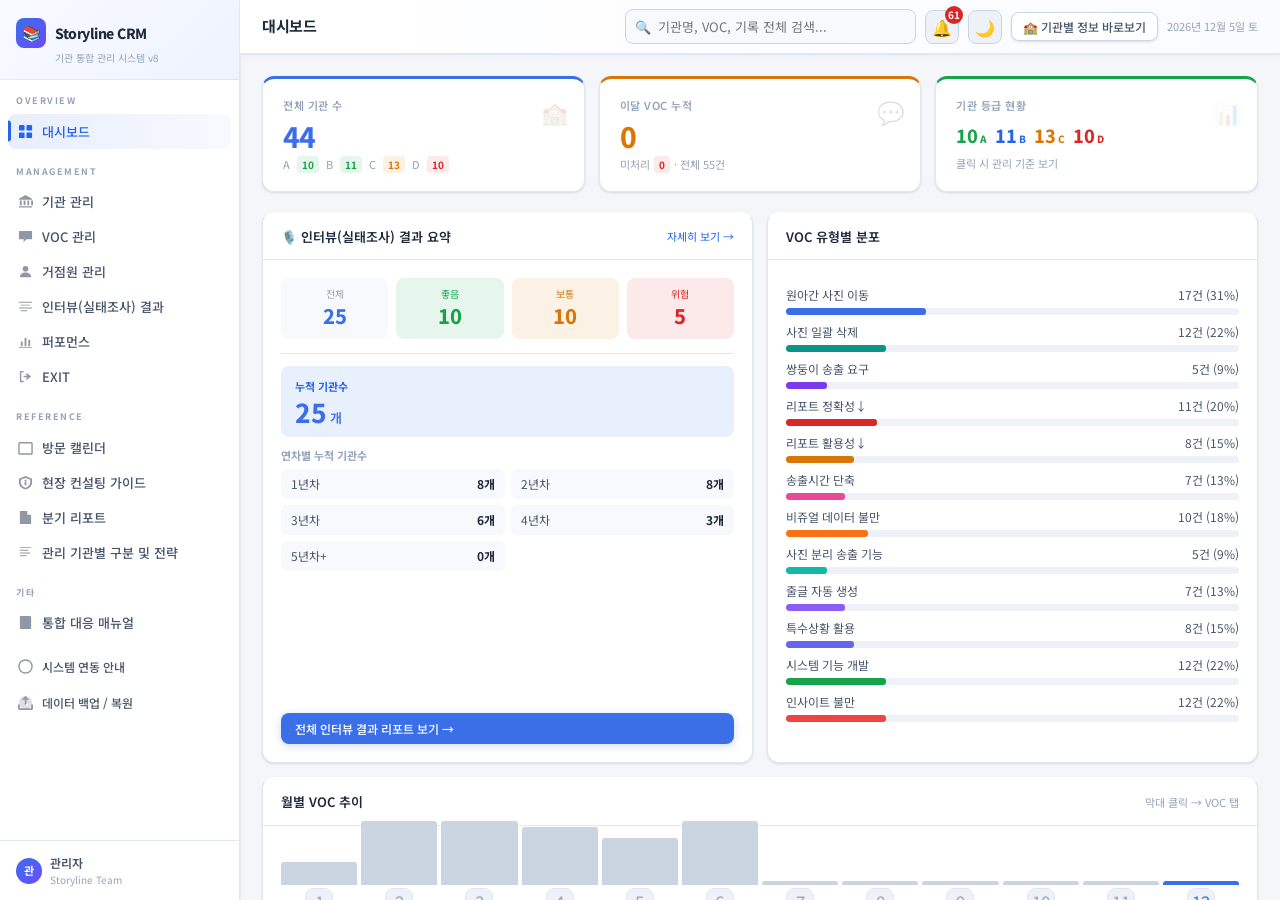
<file: index.html>
<!DOCTYPE html>
<html lang="ko">
<head>
<meta charset="UTF-8">
<meta name="viewport" content="width=device-width, initial-scale=1.0">
<title>Storyline CRM v9 — 기관 통합 관리</title>
<link href="https://fonts.googleapis.com/css2?family=Noto+Sans+KR:wght@300;400;500;600;700;800&display=swap" rel="stylesheet">
<style>

/* ═══ DESIGN SYSTEM — Light Mode ═══ */
:root{
  --bg:#F4F6FA;--sf:#FFFFFF;--sf2:#F8F9FC;--sf3:#EEF1F7;
  --bd:#E2E8F0;--bd2:#CBD5E1;
  --tx:#1E293B;--tx2:#475569;--tx3:#94A3B8;
  --ac:#3B6FE8;--ac2:#6D4AFF;
  --g:#16A34A;--gb:rgba(22,163,74,.1);
  --am:#D97706;--amb:rgba(217,119,6,.1);
  --rd:#DC2626;--rdb:rgba(220,38,38,.1);
  --bl:#2563EB;--blb:rgba(37,99,235,.1);
  --pp:#7C3AED;--ppb:rgba(124,58,237,.1);
  --shadow:0 1px 3px rgba(0,0,0,.08),0 1px 2px rgba(0,0,0,.05);
  --shadow-md:0 4px 16px rgba(0,0,0,.1);
  --shadow-lg:0 8px 32px rgba(0,0,0,.13);
  --sw:240px;--th:54px;--r:8px;--rl:12px;--rxl:16px;
}
*,*::before,*::after{margin:0;padding:0;box-sizing:border-box}
html,body{height:100%;font-family:'Noto Sans KR',sans-serif;background:var(--bg);color:var(--tx);font-size:14px;line-height:1.5;-webkit-font-smoothing:antialiased}
button{cursor:pointer;font-family:inherit;border:none;background:none}
input,select,textarea{font-family:inherit;font-size:13px;color:var(--tx)}
::-webkit-scrollbar{width:5px;height:5px}
::-webkit-scrollbar-track{background:var(--sf3)}
::-webkit-scrollbar-thumb{background:var(--bd2);border-radius:4px}
::-webkit-scrollbar-thumb:hover{background:var(--tx3)}

/* LAYOUT */
#app{display:flex;height:100vh;overflow:hidden}
.main{flex:1;display:flex;flex-direction:column;overflow:hidden;min-width:0}
.content{flex:1;overflow-y:auto;padding:22px}

/* SIDEBAR */
.sidebar{width:var(--sw);background:var(--sf);border-right:1px solid var(--bd);display:flex;flex-direction:column;flex-shrink:0;overflow-y:auto;box-shadow:var(--shadow)}
.sb-brand{padding:18px 16px 14px;border-bottom:1px solid var(--bd)}
.sb-logo{font-size:14px;font-weight:800;letter-spacing:-.5px;display:flex;align-items:center;gap:9px;color:var(--tx)}
.sb-logo-ico{width:30px;height:30px;border-radius:8px;background:linear-gradient(135deg,var(--ac),var(--ac2));display:flex;align-items:center;justify-content:center;font-size:15px;flex-shrink:0}
.sb-sub{font-size:10px;color:var(--tx3);margin-top:2px;padding-left:39px}
.sb-sec{font-size:9px;font-weight:700;letter-spacing:1.5px;text-transform:uppercase;color:var(--tx3);padding:14px 16px 4px}
.sb-nav{padding:2px 8px}
.ni{display:flex;align-items:center;gap:9px;width:100%;padding:8px 10px;border-radius:var(--r);font-size:13px;color:var(--tx2);transition:all .15s;text-align:left;position:relative;font-weight:500}
.ni:hover{background:var(--sf3);color:var(--tx)}
.ni.active{background:var(--blb);color:var(--bl)}
.ni.active::before{content:'';position:absolute;left:0;top:50%;transform:translateY(-50%);width:3px;height:60%;background:var(--bl);border-radius:0 3px 3px 0}
.ni svg{width:15px;height:15px;flex-shrink:0;opacity:.6}
.ni.active svg{opacity:1}
.ni-badge{margin-left:auto;font-size:10px;padding:1px 6px;border-radius:9px;background:var(--rdb);color:var(--rd);font-weight:700}
.sb-footer{margin-top:auto;padding:13px 16px;border-top:1px solid var(--bd);font-size:11px;color:var(--tx3);display:flex;align-items:center;gap:8px}
.sb-av{width:26px;height:26px;border-radius:50%;background:linear-gradient(135deg,var(--ac),var(--ac2));display:flex;align-items:center;justify-content:center;font-size:11px;font-weight:700;color:#fff;flex-shrink:0}

/* TOPBAR */
.topbar{height:var(--th);background:var(--sf);border-bottom:1px solid var(--bd);display:flex;align-items:center;padding:0 22px;gap:9px;flex-shrink:0;box-shadow:var(--shadow)}
.tb-title{font-size:15px;font-weight:700;letter-spacing:-.3px;color:var(--tx)}
.sp{flex:1}

/* BUTTONS */
.btn{display:inline-flex;align-items:center;gap:6px;padding:7px 14px;border-radius:var(--r);font-size:13px;font-weight:500;transition:all .15s;cursor:pointer;white-space:nowrap}
.btn-p{background:var(--ac);color:#fff;box-shadow:0 2px 8px rgba(59,111,232,.25)}
.btn-p:hover{background:#2d5fd4;transform:translateY(-1px);box-shadow:0 4px 14px rgba(59,111,232,.35)}
.btn-g{background:var(--sf);color:var(--tx2);border:1px solid var(--bd2);box-shadow:var(--shadow)}
.btn-g:hover{background:var(--sf3);color:var(--tx)}
.btn-d{background:var(--rdb);color:var(--rd);border:1px solid rgba(220,38,38,.2)}
.btn-d:hover{background:rgba(220,38,38,.15)}
.btn-info{background:var(--blb);color:var(--bl);border:1px solid rgba(37,99,235,.2)}
.btn-sm{padding:5px 11px;font-size:12px}
.btn-xs{padding:3px 8px;font-size:11px;border-radius:5px}

/* PAGES */
.page{display:none}
.page.active{display:flex;flex-direction:column;flex:1;overflow:hidden;animation:fi .2s ease}
@keyframes fi{from{opacity:0;transform:translateY(4px)}to{opacity:1;transform:none}}

/* STAT CARDS */
.sg{display:grid;grid-template-columns:repeat(3,1fr);gap:14px;margin-bottom:20px}
.sc{background:var(--sf);border:1px solid var(--bd);border-radius:var(--rl);padding:18px 20px;position:relative;overflow:hidden;transition:all .2s;cursor:default;box-shadow:var(--shadow)}
.sc.clickable{cursor:pointer}
.sc.clickable:hover{transform:translateY(-2px);box-shadow:var(--shadow-md);border-color:var(--bd2)}
.sc-lb{font-size:11px;color:var(--tx3);font-weight:600;margin-bottom:8px;text-transform:uppercase;letter-spacing:.5px}
.sc-v{font-size:28px;font-weight:800;letter-spacing:-1.5px;line-height:1}
.sc-v.c-ac{color:var(--ac)}.sc-v.c-g{color:var(--g)}.sc-v.c-am{color:var(--am)}.sc-v.c-rd{color:var(--rd)}.sc-v.c-pp{color:var(--pp)}
.sc-s{font-size:11px;color:var(--tx3);margin-top:6px;display:flex;align-items:center;gap:4px}
.trend{font-size:10px;padding:1px 5px;border-radius:4px;font-weight:700}
.t-up{background:var(--gb);color:var(--g)}.t-dn{background:var(--rdb);color:var(--rd)}
.sc-icon{position:absolute;right:16px;top:16px;font-size:22px;opacity:.15}

/* PANELS */
.panel{background:var(--sf);border:1px solid var(--bd);border-radius:var(--rl);margin-bottom:14px;overflow:hidden;box-shadow:var(--shadow)}
.ph{padding:13px 18px;border-bottom:1px solid var(--bd);display:flex;align-items:center;gap:10px;background:var(--sf)}
.pt{font-size:13px;font-weight:600;color:var(--tx)}
.pb{padding:18px}
.pb-sm{padding:12px 16px}

/* TABLE */
.tw{overflow-x:auto}
table{width:100%;border-collapse:collapse;min-width:500px}
thead th{padding:9px 12px;text-align:left;font-size:10px;font-weight:700;color:var(--tx3);text-transform:uppercase;letter-spacing:.4px;border-bottom:1px solid var(--bd);background:var(--sf2);white-space:nowrap}
td{padding:10px 12px;border-bottom:1px solid var(--bd);font-size:13px;vertical-align:middle;color:var(--tx)}
tr:last-child td{border-bottom:none}
tbody tr{transition:background .1s}
tbody tr:hover td{background:var(--sf2)}
.tl{color:var(--bl);cursor:pointer;font-weight:500}
.tl:hover{text-decoration:underline}

/* FILTER BAR */
.fb{padding:10px 14px;display:flex;gap:7px;align-items:center;flex-wrap:wrap;border-bottom:1px solid var(--bd);background:var(--sf2)}
.fi,.fs{padding:7px 10px;border:1px solid var(--bd2);border-radius:var(--r);font-size:12px;background:var(--sf);color:var(--tx);transition:border .15s}
.fi{flex:1;min-width:140px}.fi::placeholder{color:var(--tx3)}
.fi:focus,.fs:focus{outline:none;border-color:var(--ac);box-shadow:0 0 0 3px rgba(59,111,232,.1)}
.fs option{background:var(--sf)}

/* BADGES */
.badge{display:inline-flex;align-items:center;padding:2px 8px;border-radius:5px;font-size:11px;font-weight:600;white-space:nowrap}
.bg{background:var(--gb);color:var(--g)}.ba{background:var(--amb);color:var(--am)}.br{background:var(--rdb);color:var(--rd)}.bb{background:var(--blb);color:var(--bl)}.bp{background:var(--ppb);color:var(--pp)}.bn{background:var(--sf3);color:var(--tx2)}

/* GRADE PILLS */
.gp{display:inline-flex;align-items:center;justify-content:center;width:26px;height:26px;border-radius:7px;font-size:11px;font-weight:800;cursor:pointer;transition:transform .1s;border:1.5px solid}
.gp:hover{transform:scale(1.1)}
.gA{background:var(--gb);color:var(--g);border-color:rgba(22,163,74,.3)}.gB{background:var(--blb);color:var(--bl);border-color:rgba(37,99,235,.3)}.gC{background:var(--amb);color:var(--am);border-color:rgba(217,119,6,.3)}.gD{background:var(--rdb);color:var(--rd);border-color:rgba(220,38,38,.3)}.gN{background:var(--sf3);color:var(--tx3);border-color:var(--bd2)}

/* BAR CHART */
.bcr{margin:8px 0}
.bcr-l{display:flex;justify-content:space-between;font-size:12px;color:var(--tx2);margin-bottom:4px}
.bcr-t{background:var(--sf3);border-radius:3px;height:7px;overflow:hidden}
.bcr-f{height:100%;border-radius:3px;transition:width .6s cubic-bezier(.16,1,.3,1)}

/* MONTH BAR */
.mc{display:flex;align-items:flex-end;gap:4px;height:72px}
.mcc{flex:1;display:flex;flex-direction:column;align-items:center;gap:3px}
.mcb{width:100%;border-radius:3px 3px 0 0;min-width:8px;transition:height .5s ease;cursor:pointer}
.mcb:hover{opacity:.75}
.mcl{font-size:9px;color:var(--tx3);white-space:nowrap}

/* TIMELINE */
.tl-item{display:flex;gap:12px;margin-bottom:18px}
.tl-g{display:flex;flex-direction:column;align-items:center;width:14px;flex-shrink:0}
.tl-dot{width:10px;height:10px;border-radius:50%;background:var(--ac);border:2px solid var(--sf);box-shadow:0 0 0 2px var(--ac);flex-shrink:0;margin-top:4px}
.tl-dot-c{background:var(--pp)}
.tl-line{width:1px;flex:1;background:var(--bd);margin-top:4px}
.tl-b{flex:1;padding-bottom:4px}
.tl-m{font-size:11px;color:var(--tx3);margin-bottom:3px;display:flex;align-items:center;gap:6px}
.tl-tx{font-size:13px;color:var(--tx2);line-height:1.6}

/* INFO GRID */
.ig{display:grid;grid-template-columns:1fr 1fr;gap:9px;margin-bottom:12px}
.ic{background:var(--sf2);border:1px solid var(--bd);border-radius:var(--r);padding:11px}
.ic.full{grid-column:span 2}
.ik{font-size:10px;color:var(--tx3);font-weight:600;text-transform:uppercase;letter-spacing:.4px;margin-bottom:4px}
.iv{font-size:13px;color:var(--tx);font-weight:500}

/* GRADE BANNERS */
.rb{padding:11px 14px;border-radius:var(--r);margin-bottom:14px;font-size:13px;display:flex;align-items:center;gap:8px;border-left:3px solid;font-weight:500}
.rb-A{background:var(--gb);color:var(--g);border-color:var(--g)}
.rb-B{background:var(--blb);color:var(--bl);border-color:var(--bl)}
.rb-C{background:var(--amb);color:var(--am);border-color:var(--am)}
.rb-D{background:var(--rdb);color:var(--rd);border-color:var(--rd)}

/* STRATEGY TABLE */
.st-tbl{width:100%;border-collapse:collapse;font-size:12px}
.st-tbl th{padding:9px 11px;background:var(--sf2);color:var(--tx2);font-weight:700;border:1px solid var(--bd2);text-align:center;font-size:11px}
.st-tbl td{padding:9px 11px;border:1px solid var(--bd);color:var(--tx2);vertical-align:top;line-height:1.6;font-size:12px}
.st-tbl tbody tr:hover td{background:var(--sf2)}
.stA{color:var(--g);font-weight:800}.stB{color:var(--bl);font-weight:800}.stC{color:var(--am);font-weight:800}.stD{color:var(--rd);font-weight:800}

/* SIDE PANEL MODAL */
.ov{position:fixed;inset:0;background:rgba(0,0,0,.3);backdrop-filter:blur(3px);z-index:200;display:flex;align-items:flex-start;justify-content:flex-end;opacity:0;pointer-events:none;transition:opacity .2s}
.ov.open{opacity:1;pointer-events:all}
.modal{width:min(780px,96vw);height:100vh;background:var(--sf);border-left:1px solid var(--bd2);display:flex;flex-direction:column;transform:translateX(30px);transition:transform .25s cubic-bezier(.16,1,.3,1);box-shadow:var(--shadow-lg)}
.ov.open .modal{transform:translateX(0)}
.mhdr{padding:16px 20px;border-bottom:1px solid var(--bd);display:flex;align-items:flex-start;gap:10px;flex-shrink:0;background:var(--sf2)}
.minfo{flex:1}
.mname{font-size:16px;font-weight:700;letter-spacing:-.4px}
.msub{font-size:12px;color:var(--tx3);margin-top:2px}
.mcl{width:28px;height:28px;border-radius:var(--r);background:var(--sf3);border:1px solid var(--bd);color:var(--tx2);font-size:17px;display:flex;align-items:center;justify-content:center;flex-shrink:0;cursor:pointer}
.mcl:hover{background:var(--bd2);color:var(--tx)}
.mtabs{display:flex;background:var(--sf2);border-bottom:1px solid var(--bd);flex-shrink:0;overflow-x:auto}
.mt{padding:10px 14px;font-size:12px;font-weight:500;color:var(--tx3);border-bottom:2px solid transparent;white-space:nowrap;transition:all .15s;cursor:pointer;background:none}
.mt:hover{color:var(--tx)}
.mt.active{color:var(--bl);border-bottom-color:var(--bl)}
.mbody{flex:1;overflow-y:auto;padding:18px 20px}
.tp{display:none}
.tp.active{display:block;animation:fi .2s ease}

/* CENTER MODALS */
.sov{position:fixed;inset:0;background:rgba(0,0,0,.3);backdrop-filter:blur(4px);z-index:300;display:flex;align-items:center;justify-content:center;opacity:0;pointer-events:none;transition:opacity .2s}
.sov.open{opacity:1;pointer-events:all}
.sm{background:var(--sf);border:1px solid var(--bd2);border-radius:var(--rxl);width:min(620px,96vw);max-height:90vh;overflow-y:auto;box-shadow:var(--shadow-lg);transform:scale(.97) translateY(10px);transition:transform .25s cubic-bezier(.16,1,.3,1)}
.sov.open .sm{transform:scale(1) translateY(0)}
.smh{padding:16px 20px;border-bottom:1px solid var(--bd);display:flex;align-items:center;justify-content:space-between;position:sticky;top:0;background:var(--sf);z-index:1}
.smt{font-size:15px;font-weight:700}
.smb{padding:18px 20px}
.smf{padding:12px 20px;border-top:1px solid var(--bd);display:flex;gap:8px;justify-content:flex-end;background:var(--sf2)}
.sm-wide{width:min(900px,96vw)}

/* FORMS */
.fg2{display:grid;grid-template-columns:1fr 1fr;gap:10px;margin-bottom:10px}
.fg{display:flex;flex-direction:column;gap:4px;margin-bottom:10px}
.fg.full{grid-column:span 2}
.fl{font-size:10px;font-weight:700;color:var(--tx3);text-transform:uppercase;letter-spacing:.4px}
.fin{padding:8px 11px;border:1px solid var(--bd2);border-radius:var(--r);background:var(--sf);color:var(--tx);font-size:13px;transition:border .15s;width:100%}
.fin::placeholder{color:var(--tx3)}
.fin:focus{outline:none;border-color:var(--ac);box-shadow:0 0 0 3px rgba(59,111,232,.1)}
.fse{padding:8px 11px;border:1px solid var(--bd2);border-radius:var(--r);background:var(--sf);color:var(--tx);font-size:13px;width:100%}
.fta{padding:8px 11px;border:1px solid var(--bd2);border-radius:var(--r);background:var(--sf);color:var(--tx);font-size:13px;resize:vertical;min-height:85px;line-height:1.6;width:100%;transition:border .15s}
.fta:focus{outline:none;border-color:var(--ac);box-shadow:0 0 0 3px rgba(59,111,232,.1)}
.fsec{font-size:9px;font-weight:700;letter-spacing:1px;text-transform:uppercase;color:var(--tx3);border-bottom:1px solid var(--bd);padding-bottom:7px;margin:16px 0 10px}

/* SCORE BUTTONS */
.score-row{padding:12px 0;border-bottom:1px solid var(--bd)}
.score-row:last-child{border-bottom:none}
.score-row-title{font-size:13px;font-weight:600;color:var(--tx);margin-bottom:3px}
.score-row-desc{font-size:11px;color:var(--tx3);margin-bottom:9px}
.score-btns{display:flex;gap:6px;align-items:center}
.sbtn{width:36px;height:36px;border-radius:8px;font-size:13px;font-weight:700;cursor:pointer;transition:all .15s;border:1.5px solid var(--bd2);background:var(--sf);color:var(--tx3);display:inline-flex;align-items:center;justify-content:center}
.sbtn:hover{border-color:var(--ac);color:var(--ac)}
.sbtn.s1.active{background:#DC2626;border-color:#DC2626;color:#fff}
.sbtn.s2.active{background:#D97706;border-color:#D97706;color:#fff}
.sbtn.s3.active{background:#2563EB;border-color:#2563EB;color:#fff}
.sbtn.s4.active,.sbtn.s5.active{background:#16A34A;border-color:#16A34A;color:#fff}
.score-display{background:var(--sf2);border:1px solid var(--bd);border-radius:var(--rl);padding:16px;margin-top:14px;display:flex;align-items:center;justify-content:space-between}
.score-num{font-size:36px;font-weight:900;line-height:1}
.score-grade{font-size:13px;font-weight:700;margin-top:4px}

/* PHONE DROPDOWN */
.dir-wrap{position:relative;display:inline-block}
.dir-btn{color:var(--bl);cursor:pointer;font-weight:500;background:none;border:none;font-family:inherit;font-size:13px;padding:0}
.dir-btn:hover{text-decoration:underline}
.dir-drop{position:absolute;top:calc(100%+4px);left:0;background:var(--sf);border:1px solid var(--bd2);border-radius:var(--rl);padding:12px 14px;z-index:80;min-width:200px;box-shadow:var(--shadow-md);display:none}
.dir-drop.show{display:block}
.dir-drop-name{font-size:12px;font-weight:700;color:var(--tx);margin-bottom:5px}
.dir-drop-tel{font-size:13px;color:var(--bl);margin-bottom:9px}
.dir-drop-copy{font-size:11px;padding:4px 10px;border-radius:5px;background:var(--blb);color:var(--bl);border:1px solid rgba(37,99,235,.2);cursor:pointer}
.dir-drop-copy:hover{background:rgba(37,99,235,.15)}

/* HUB PREVIEW */
.hub-preview{background:var(--sf2);border:1px solid var(--bd2);border-radius:var(--rl);padding:16px;margin-bottom:14px;display:none}
.hub-preview.show{display:block;animation:fi .2s ease}
.hpv-grid{display:grid;grid-template-columns:1fr 1fr;gap:8px;margin-bottom:12px}
.hpv-cell{background:var(--sf);border:1px solid var(--bd);border-radius:var(--r);padding:9px 11px}
.hpv-cell-k{font-size:9px;font-weight:700;color:var(--tx3);text-transform:uppercase;letter-spacing:.4px;margin-bottom:3px}
.hpv-cell-v{font-size:12px;color:var(--tx);font-weight:500}
.hpv-sec-title{font-size:10px;font-weight:700;color:var(--tx3);text-transform:uppercase;letter-spacing:.5px;margin-bottom:7px;padding-bottom:5px;border-bottom:1px solid var(--bd)}
.hpv-item{font-size:12px;color:var(--tx2);padding:5px 0;border-bottom:1px solid var(--bd);display:flex;gap:6px;align-items:flex-start;line-height:1.4}
.hpv-item:last-child{border-bottom:none}
.hpv-item-date{font-size:10px;color:var(--tx3);white-space:nowrap;flex-shrink:0;margin-top:1px}

/* PAGER */
.pgr{padding:11px 14px;display:flex;align-items:center;justify-content:space-between;border-top:1px solid var(--bd);background:var(--sf2)}
.pgr-i{font-size:11px;color:var(--tx3)}
.pgr-b{display:flex;gap:3px}
.pgb{padding:4px 9px;border:1px solid var(--bd2);border-radius:5px;font-size:11px;background:var(--sf);color:var(--tx2);cursor:pointer;transition:all .15s}
.pgb:hover{background:var(--sf3);color:var(--tx)}
.pgb.active{background:var(--ac);color:#fff;border-color:var(--ac)}

/* CONFIRM */
.cov{position:fixed;inset:0;background:rgba(0,0,0,.3);backdrop-filter:blur(4px);z-index:500;display:flex;align-items:center;justify-content:center;opacity:0;pointer-events:none;transition:opacity .15s}
.cov.open{opacity:1;pointer-events:all}
.cbox{background:var(--sf);border:1px solid var(--bd2);border-radius:var(--rxl);padding:26px;width:min(370px,92vw);box-shadow:var(--shadow-lg)}
.ct{font-size:15px;font-weight:700;margin-bottom:8px}
.cm{font-size:13px;color:var(--tx2);margin-bottom:20px;line-height:1.6;white-space:pre-wrap}

/* TOAST */
#toasts{position:fixed;bottom:20px;right:20px;z-index:1000;display:flex;flex-direction:column;gap:7px}
.toast{padding:11px 16px;border-radius:var(--rl);font-size:13px;font-weight:500;max-width:320px;transform:translateY(12px) scale(.96);opacity:0;transition:all .3s cubic-bezier(.16,1,.3,1);display:flex;align-items:center;gap:7px;box-shadow:var(--shadow-md)}
.toast.show{transform:none;opacity:1}
.toast-success{background:#ECFDF5;border:1px solid #A7F3D0;color:#065F46}
.toast-error{background:#FEF2F2;border:1px solid #FECACA;color:#991B1B}
.toast-info{background:#EFF6FF;border:1px solid #BFDBFE;color:#1E40AF}

/* EMPTY */
.empty{text-align:center;padding:32px 16px;color:var(--tx3);font-size:13px}

/* MANUAL PAGE TABS */
.manual-tabs{display:flex;gap:0;border-bottom:2px solid var(--bd);margin-bottom:20px}
.man-tab{padding:10px 18px;font-size:13px;font-weight:600;color:var(--tx3);border-bottom:2px solid transparent;margin-bottom:-2px;cursor:pointer;transition:all .15s;background:none}
.man-tab:hover{color:var(--tx)}
.man-tab.active{color:var(--bl);border-bottom-color:var(--bl)}
.man-pane{display:none}
.man-pane.active{display:block;animation:fi .2s ease}

/* COMM CARD */
.comm-card{background:var(--sf);border:1.5px solid var(--bd2);border-radius:var(--rl);padding:20px 22px;margin-bottom:13px;box-shadow:var(--shadow)}
.comm-card-num{width:32px;height:32px;border-radius:50%;background:linear-gradient(135deg,var(--ac),var(--ac2));color:#fff;font-size:15px;font-weight:800;display:flex;align-items:center;justify-content:center;flex-shrink:0;margin-bottom:12px}
.comm-card-title{font-size:15px;font-weight:700;color:var(--tx);margin-bottom:7px}
.comm-card-body{font-size:13px;color:var(--tx2);line-height:1.8}

/* FLOW STEPS */
.flow-steps{display:flex;gap:0;align-items:stretch;flex-wrap:wrap;margin:14px 0}
.flow-step{flex:1;min-width:140px;background:var(--sf2);border:1px solid var(--bd);padding:14px 16px;position:relative;text-align:center}
.flow-step:not(:last-child)::after{content:'→';position:absolute;right:-14px;top:50%;transform:translateY(-50%);font-size:18px;color:var(--tx3);z-index:1}
.flow-step:first-child{border-radius:var(--rl) 0 0 var(--rl)}
.flow-step:last-child{border-radius:0 var(--rl) var(--rl) 0}
.flow-step-num{font-size:11px;font-weight:700;color:var(--tx3);margin-bottom:4px}
.flow-step-title{font-size:13px;font-weight:700;color:var(--tx);margin-bottom:3px}
.flow-step-desc{font-size:11px;color:var(--tx3);line-height:1.5}

/* EDU CARD */
.edu-card{background:var(--sf2);border:1px solid var(--bd);border-radius:var(--rl);padding:13px 15px;margin-bottom:9px}

/* OUTPUT HISTORY */
.out-hist-item{background:var(--sf2);border:1px solid var(--bd);border-radius:var(--r);padding:12px 14px;margin-bottom:8px}
.out-hist-date{font-size:11px;color:var(--tx3);margin-bottom:5px}

/* GRADE HISTORY POPUP */
.ghp{position:fixed;z-index:400;background:var(--sf);border:1px solid var(--bd2);border-radius:var(--rl);padding:16px;min-width:280px;box-shadow:var(--shadow-lg)}

@media(max-width:900px){
  .sg{grid-template-columns:1fr 1fr}
  .ig,.hpv-grid{grid-template-columns:1fr}
  .ic.full,.fg.full{grid-column:span 1}
  .fg2{grid-template-columns:1fr}
}
@media(max-width:540px){.sidebar{display:none}.sg{grid-template-columns:1fr}}

/* V9 SCROLL ENHANCEMENT */
.content{flex:1;overflow-y:auto;padding:22px;-webkit-overflow-scrolling:touch;scroll-behavior:smooth;min-height:0}
.mbody{flex:1;overflow-y:auto;padding:18px 20px;-webkit-overflow-scrolling:touch;min-height:0}


/* ── SPLASH ── */
#splash{position:fixed;inset:0;background:#fff;display:flex;flex-direction:column;align-items:center;justify-content:center;z-index:9999;transition:opacity .5s}
#splash.hide{opacity:0;pointer-events:none}
.splash-logo{width:56px;height:56px;border-radius:14px;background:linear-gradient(135deg,#3B6FE8,#6D4AFF);display:flex;align-items:center;justify-content:center;font-size:28px;margin-bottom:18px;animation:splash-pulse 1s ease infinite}
@keyframes splash-pulse{0%,100%{transform:scale(1)}50%{transform:scale(1.08)}}
.splash-title{font-size:22px;font-weight:800;color:#1E293B;letter-spacing:-.5px;margin-bottom:6px}
.splash-sub{font-size:13px;color:#94A3B8}
.splash-bar{width:180px;height:3px;background:#EEF1F7;border-radius:3px;margin-top:22px;overflow:hidden}
.splash-progress{height:100%;background:linear-gradient(90deg,#3B6FE8,#6D4AFF);border-radius:3px;animation:splash-load .8s ease forwards}
@keyframes splash-load{from{width:0}to{width:100%}}

/* ── DARK MODE ── */
body.dark{--bg:#0F1117;--sf:#171B26;--sf2:#1E2333;--sf3:#252B3D;--bd:rgba(255,255,255,0.07);--bd2:rgba(255,255,255,0.13);--tx:#E8EAF0;--tx2:#8B90A0;--tx3:#52576A}
body.dark .fin,body.dark .fse,body.dark .fta,body.dark .fi,body.dark .fs{background:var(--sf2);border-color:var(--bd2);color:var(--tx)}
body.dark table thead th{background:var(--sf2)}
body.dark .cbox,body.dark .sm,body.dark .modal{background:var(--sf);border-color:var(--bd2)}
body.dark .smh,body.dark .mhdr,body.dark .topbar,body.dark .sidebar{background:var(--sf);border-color:var(--bd)}
body.dark .comm-card{background:var(--sf);border-color:var(--bd2)}
body.dark .panel{background:var(--sf);border-color:var(--bd)}
body.dark .sc{background:var(--sf);border-color:var(--bd)}
body.dark .fb{background:var(--sf2)}
body.dark .edu-card,.dark .out-hist-item{background:var(--sf2);border-color:var(--bd)}

/* ── CALENDAR ── */
.cal-grid{display:grid;grid-template-columns:repeat(7,1fr);gap:2px}
.cal-header{display:grid;grid-template-columns:repeat(7,1fr);gap:2px;margin-bottom:4px}
.cal-hcell{text-align:center;font-size:10px;font-weight:700;color:var(--tx3);padding:4px 0}
.cal-cell{min-height:70px;border:1px solid var(--bd);border-radius:6px;padding:5px 6px;background:var(--sf);position:relative;overflow:hidden}
.cal-cell.other-month{background:var(--sf2);opacity:.5}
.cal-cell.today{border-color:var(--ac);background:var(--blb)}
.cal-day{font-size:11px;font-weight:700;color:var(--tx3);margin-bottom:3px}
.cal-cell.today .cal-day{color:var(--bl)}
.cal-event{font-size:10px;padding:1px 5px;border-radius:3px;margin-bottom:2px;overflow:hidden;text-overflow:ellipsis;white-space:nowrap;cursor:pointer}
.cal-event:hover{opacity:.8}
.ev-visit{background:var(--blb);color:var(--bl)}
.ev-edu{background:var(--gb);color:var(--g)}
.ev-voc{background:var(--rdb);color:var(--rd)}
.ev-consult{background:var(--ppb);color:var(--pp)}
.cal-nav{display:flex;align-items:center;gap:12px}
.cal-nav-btn{width:28px;height:28px;border-radius:7px;background:var(--sf3);border:1px solid var(--bd2);cursor:pointer;display:flex;align-items:center;justify-content:center;font-size:14px;color:var(--tx2)}
.cal-nav-btn:hover{background:var(--bd2)}

/* ── ALERT BADGE ── */
.alert-badge{position:absolute;top:-4px;right:-4px;width:18px;height:18px;background:var(--rd);color:#fff;border-radius:50%;font-size:10px;font-weight:700;display:flex;align-items:center;justify-content:center}

/* ── REPORT PRINT ── */
@media print{
  .sidebar,.topbar,.btn,.pgr,.fb,#toasts,#splash,.sov,.ov,.cov{display:none!important}
  #app{display:block!important}
  .main{display:block!important}
  .page.active{display:block!important;overflow:visible!important}
  .content{overflow:visible!important;padding:0!important}
  .panel,.iv-stat-section{box-shadow:none!important;border:1px solid #ccc!important;page-break-inside:avoid}
  #page-interview-results .topbar{display:none!important}
  .iv-section{page-break-inside:avoid}
  .iv-kw-badge{border:1px solid #ccc}
  select,input[type=date],input[type=text]{border:1px solid #ccc!important}
}

/* ── THEME TOGGLE ── */
.theme-btn{width:34px;height:34px;border-radius:8px;background:var(--sf3);border:1px solid var(--bd2);color:var(--tx2);font-size:16px;display:flex;align-items:center;justify-content:center;cursor:pointer;transition:all .2s}
.theme-btn:hover{background:var(--bd2)}

/* ── GLOBAL SEARCH ── */
.gsearch-wrap{position:relative;flex:1;max-width:320px}
.gsearch-input{width:100%;padding:7px 12px 7px 32px;border:1px solid var(--bd2);border-radius:8px;background:var(--sf2);font-size:13px;color:var(--tx)}
.gsearch-input:focus{outline:none;border-color:var(--ac);box-shadow:0 0 0 3px rgba(59,111,232,.1)}
.gsearch-ico{position:absolute;left:10px;top:50%;transform:translateY(-50%);font-size:13px;pointer-events:none}
.gsearch-results{position:absolute;top:calc(100%+4px);left:0;right:0;background:var(--sf);border:1px solid var(--bd2);border-radius:var(--rl);box-shadow:var(--shadow-lg);z-index:200;max-height:340px;overflow-y:auto;display:none}
.gsearch-results.open{display:block}
.gsr-section{padding:8px 12px 4px;font-size:10px;font-weight:700;color:var(--tx3);text-transform:uppercase;letter-spacing:.5px}
.gsr-item{padding:9px 12px;cursor:pointer;display:flex;align-items:flex-start;gap:9px;transition:background .1s}
.gsr-item:hover{background:var(--sf2)}
.gsr-icon{font-size:14px;flex-shrink:0;margin-top:1px}
.gsr-title{font-size:13px;font-weight:600;color:var(--tx)}
.gsr-sub{font-size:11px;color:var(--tx3);margin-top:1px}

/* ── ALERTS PANEL ── */
.alert-item{display:flex;gap:10px;align-items:flex-start;padding:11px 14px;border-bottom:1px solid var(--bd)}
.alert-item:last-child{border-bottom:none}
.alert-dot{width:8px;height:8px;border-radius:50%;flex-shrink:0;margin-top:4px}
.alert-item-title{font-size:13px;font-weight:600;color:var(--tx)}
.alert-item-sub{font-size:11px;color:var(--tx3);margin-top:2px}

/* ── TREND CHART ── */
.trend-line-wrap{position:relative;height:80px;margin:8px 0}

/* ── DESIGN POLISH v9.1 ── */

/* Sidebar hover glow effect */
.ni:hover{background:linear-gradient(90deg,rgba(59,111,232,.07),transparent);color:var(--tx)}
.ni.active{background:linear-gradient(90deg,rgba(59,111,232,.12),rgba(59,111,232,.04));color:var(--bl)}

/* Card hover lift */
.sc.clickable:hover{box-shadow:0 8px 24px rgba(59,111,232,.15);border-color:rgba(59,111,232,.3)}

/* Panel top accent line */
.panel{border-top:2px solid transparent}
.panel:hover{border-top-color:var(--ac)}

/* Table row selection highlight */
tbody tr:hover td{background:rgba(59,111,232,.04)}

/* Badge refinement */
.badge{letter-spacing:.2px}

/* Topbar gradient */
.topbar{background:linear-gradient(90deg,#fff 0%,#fafbff 100%)}
body.dark .topbar{background:linear-gradient(90deg,#171B26 0%,#1E2333 100%)}

/* Sidebar brand gradient */
.sb-brand{background:linear-gradient(135deg,#f8faff 0%,#eef3ff 100%);border-bottom:1px solid rgba(59,111,232,.12)}
body.dark .sb-brand{background:linear-gradient(135deg,var(--sf) 0%,var(--sf2) 100%)}

/* Stat card number animation */
.sc-v{transition:color .3s}

/* Grade pill glow on hover */
.gp:hover{box-shadow:0 2px 8px rgba(0,0,0,.15)}

/* Modal header gradient */
.mhdr{background:linear-gradient(90deg,var(--sf2) 0%,var(--sf) 100%)}

/* Smooth scrollbar */
* {scrollbar-width:thin;scrollbar-color:var(--bd2) transparent}

/* Button ripple feel */
.btn-p:active{transform:scale(.97)}
.btn-g:active{transform:scale(.97)}

/* Panel header divider */
.ph{border-bottom:1px solid var(--bd)}

/* Status badge rounded */
.badge{border-radius:6px}

/* Score buttons */
.sbtn:active{transform:scale(.92)}

/* Topbar shadow on scroll */
.topbar{box-shadow:0 1px 0 var(--bd),0 2px 8px rgba(0,0,0,.04)}

/* Collab card hover */
[style*="border:1.5px"]:hover{transform:translateY(-2px);box-shadow:0 4px 16px rgba(0,0,0,.1);transition:all .2s}

/* Timeline dot pulse for recent */
.tl-dot{transition:box-shadow .2s}
.tl-item:first-child .tl-dot{animation:dot-pulse 2s ease infinite}
@keyframes dot-pulse{0%,100%{box-shadow:0 0 0 2px var(--ac)}50%{box-shadow:0 0 0 4px rgba(59,111,232,.3)}}

/* Empty state icon */
.empty::before{content:'';display:block;width:48px;height:48px;border-radius:50%;background:var(--sf3);margin:0 auto 12px;display:flex;align-items:center;justify-content:center}

/* VOC type color badges */
.badge.bp{background:rgba(124,58,237,.12);color:#6D28D9}

/* Responsive panel grid */
@media(max-width:768px){
  [style*="grid-template-columns:1fr 1fr"]{grid-template-columns:1fr!important}
  .flow-steps{flex-direction:column}
  .flow-step::after{content:'↓'!important;right:auto;bottom:-14px;left:50%;transform:translateX(-50%)}
}

/* Print improvements */
@media print{
  .panel{border:1px solid #e2e8f0!important;break-inside:avoid}
  .sc{border:1px solid #e2e8f0!important}
}


/* ── INTERVIEW FORM ── */
.iv-section{margin-bottom:22px;padding-bottom:20px;border-bottom:1px solid var(--bd)}
.iv-section:last-child{border-bottom:none}
.iv-section-num{display:inline-flex;align-items:center;justify-content:center;width:26px;height:26px;border-radius:50%;background:var(--ac);color:#fff;font-size:12px;font-weight:800;flex-shrink:0;margin-right:8px}
.iv-section-title{font-size:14px;font-weight:700;color:var(--tx);display:flex;align-items:center;margin-bottom:14px}
.iv-q{font-size:13px;font-weight:600;color:var(--tx);margin-bottom:8px;display:flex;align-items:flex-start;gap:6px}
.iv-q::before{content:'■';color:var(--ac);font-size:10px;margin-top:3px;flex-shrink:0}
.iv-opts{display:flex;flex-wrap:wrap;gap:7px;margin-bottom:10px}
.iv-cb-wrap{display:flex;align-items:center;gap:5px;padding:5px 10px;border:1px solid var(--bd2);border-radius:6px;cursor:pointer;font-size:12px;color:var(--tx2);transition:all .15s;user-select:none;background:var(--sf)}
.iv-cb-wrap:hover{border-color:var(--ac);color:var(--tx)}
.iv-cb-wrap input[type=checkbox]{accent-color:var(--ac);width:13px;height:13px;cursor:pointer}
.iv-cb-wrap.checked{background:var(--blb);border-color:var(--bl);color:var(--bl);font-weight:600}
.iv-radio-wrap{display:flex;gap:10px;margin-bottom:10px}
.iv-radio-btn{display:flex;align-items:center;gap:6px;padding:8px 16px;border:1.5px solid var(--bd2);border-radius:8px;cursor:pointer;font-size:13px;font-weight:600;transition:all .15s;background:var(--sf)}
.iv-radio-btn:hover{border-color:var(--bd)}
.iv-radio-btn.temp-good{border-color:var(--g);color:var(--g);background:var(--gb)}
.iv-radio-btn.temp-mid{border-color:var(--am);color:var(--am);background:var(--amb)}
.iv-radio-btn.temp-bad{border-color:var(--rd);color:var(--rd);background:var(--rdb)}
.iv-radio-btn input[type=radio]{accent-color:currentColor;width:14px;height:14px}
.iv-meta-grid{display:grid;grid-template-columns:1fr 1fr 1fr 1fr;gap:10px;margin-bottom:16px}
.iv-meta-cell{display:flex;flex-direction:column;gap:4px}
.iv-meta-cell label{font-size:10px;font-weight:700;color:var(--tx3);text-transform:uppercase;letter-spacing:.4px}
.iv-meta-cell input,.iv-meta-cell select{padding:7px 10px;border:1px solid var(--bd2);border-radius:6px;font-size:12px;background:var(--sf);color:var(--tx)}
.iv-meta-cell input:focus,.iv-meta-cell select:focus{outline:none;border-color:var(--ac);box-shadow:0 0 0 2px rgba(59,111,232,.1)}
.iv-hist-card{background:var(--sf2);border:1px solid var(--bd);border-radius:var(--rl);padding:14px;margin-bottom:10px}
.iv-hist-meta{display:flex;gap:10px;align-items:center;margin-bottom:10px;flex-wrap:wrap}
.iv-hist-meta span{font-size:11px;color:var(--tx3)}
/* Results page */
.iv-stat-section{background:var(--sf);border:1px solid var(--bd);border-radius:var(--rl);padding:16px;margin-bottom:14px;box-shadow:var(--shadow)}
.iv-stat-title{font-size:13px;font-weight:700;color:var(--tx);margin-bottom:12px;padding-bottom:8px;border-bottom:1px solid var(--bd)}
.iv-kw-badge{display:inline-block;padding:4px 12px;border-radius:20px;font-size:11px;font-weight:700;margin:3px;cursor:default}
.temp-dot{width:12px;height:12px;border-radius:50%;display:inline-block;flex-shrink:0}
.temp-good-dot{background:var(--g)}.temp-mid-dot{background:var(--am)}.temp-bad-dot{background:var(--rd)}
@media print{
  #page-interview-results .topbar,#page-interview-results .fb{display:none!important}
  #page-interview-results .content{padding:0!important}
}


/* ── INTERVIEW 기타 단독 줄바꿈 ── */
.iv-cb-wrap.is-etc{flex-basis:100%;margin-top:4px;border-style:dashed;border-color:var(--ac);background:var(--blb)}
.iv-opts{align-items:flex-start}
.iv-etc-inline{display:flex;gap:6px;align-items:center;flex-basis:100%;margin-top:6px}
.iv-etc-inline input[type=text]{flex:1}


/* ── CONSULTING GUIDE ── */
.cg-row{display:flex;gap:16px;align-items:flex-start;background:var(--sf);border:1px solid var(--bd);border-radius:var(--rl);padding:18px 20px;box-shadow:var(--shadow)}
.cg-tag{flex-shrink:0;background:#3A4250;color:#fff;font-size:13px;font-weight:700;padding:7px 16px;border-radius:20px;white-space:nowrap;margin-top:2px}
.cg-body{flex:1;min-width:0}
.cg-list{list-style:none;padding:0;margin:0;display:flex;flex-direction:column;gap:7px}
.cg-list li{font-size:13px;color:var(--tx2);line-height:1.6;padding-left:16px;position:relative}
.cg-list li::before{content:'';position:absolute;left:2px;top:8px;width:5px;height:5px;background:var(--ac);border-radius:1px}
.cg-olist{margin:0;padding-left:20px;display:flex;flex-direction:column;gap:6px}
.cg-olist li{font-size:13px;color:var(--tx2);line-height:1.6}
.cg-hl{background:linear-gradient(transparent 55%,#7EE8C8 55%);font-weight:700;color:var(--tx);font-size:13px;padding:1px 2px}
.cg-list strong,.cg-olist strong{color:var(--tx);font-weight:700}
.cg-list u,.cg-olist u{text-decoration:underline;text-decoration-color:var(--tx3)}


/* ── PERFORMANCE TABLE ── */
.perf-tbl{width:100%;border-collapse:collapse;font-size:12px}
.perf-tbl th,.perf-tbl td{border:1px solid var(--bd);padding:7px 9px}
.perf-tbl thead th{background:var(--sf3);font-weight:700;text-align:center;font-size:11px;color:var(--tx2)}
.perf-tbl tbody tr:nth-child(even){background:var(--sf2)}
.perf-tbl tbody td{color:var(--tx2)}


/* ── MULTI-SELECT CHECKBOX GROUP ── */
.ms-group{display:flex;flex-wrap:wrap;gap:6px}
.ms-chip{display:inline-flex;align-items:center;gap:5px;padding:6px 11px;border:1px solid var(--bd2);border-radius:7px;cursor:pointer;font-size:12px;color:var(--tx2);transition:all .15s;user-select:none;background:var(--sf)}
.ms-chip:hover{border-color:var(--ac);color:var(--tx)}
.ms-chip input{accent-color:var(--ac);width:13px;height:13px;cursor:pointer;margin:0}
.ms-chip.checked{background:var(--blb);border-color:var(--bl);color:var(--bl);font-weight:600}

</style>
</head>
<body>

</head>
<body>
<div id="splash">
  <div class="splash-logo">📚</div>
  <div class="splash-title">Storyline CRM</div>
  <div class="splash-sub">기관 통합 관리 시스템 v9</div>
  <div class="splash-bar"><div class="splash-progress"></div></div>
</div>
<div id="app">

<!-- SIDEBAR -->
<nav class="sidebar">
  <div class="sb-brand">
    <div class="sb-logo"><div class="sb-logo-ico">📚</div>Storyline CRM</div>
    <div class="sb-sub">기관 통합 관리 시스템 v8</div>
  </div>
  <div class="sb-sec">Overview</div>
  <div class="sb-nav">
    <button class="ni active" onclick="nav('dashboard',this)">
      <svg viewBox="0 0 16 16" fill="currentColor"><rect x="1" y="1" width="6" height="6" rx="1"/><rect x="9" y="1" width="6" height="6" rx="1"/><rect x="1" y="9" width="6" height="6" rx="1"/><rect x="9" y="9" width="6" height="6" rx="1"/></svg>대시보드
    </button>
  </div>
  <div class="sb-sec">Management</div>
  <div class="sb-nav">
    <button class="ni" onclick="nav('inst',this)">
      <svg viewBox="0 0 16 16" fill="currentColor"><path d="M8 1L1 5v1h14V5L8 1zM2 7v5h2V7H2zm4 0v5h2V7H6zm4 0v5h2V7h-2zm4 0v5h2V7h-2zM1 13h14v1.5H1V13z"/></svg>기관 관리
    </button>
    <button class="ni" id="nav-voc" onclick="nav('voc',this)">
      <svg viewBox="0 0 16 16" fill="currentColor"><path d="M1 2h14v9H9l-3 3v-3H1V2zm4 3h6v1H5V5zm0 2h4v1H5V7z"/></svg>VOC 관리
      <span class="ni-badge" id="voc-pending-badge" style="display:none">0</span>
    </button>
    <button class="ni" onclick="nav('hubs',this)">
      <svg viewBox="0 0 16 16" fill="currentColor"><circle cx="8" cy="5" r="3"/><path d="M2 14c0-3.3 2.7-5 6-5s6 1.7 6 5H2z"/></svg>거점원 관리
    </button>
    <button class="ni" onclick="nav('interview-results',this)">
      <svg viewBox="0 0 16 16" fill="currentColor"><path d="M1 3h14v1H1V3zm2 3h10v1H3V6zm-2 3h14v1H1V9zm2 3h7v1H3v-1z"/></svg>인터뷰(실태조사) 결과
    </button>
    <button class="ni" onclick="nav('performance',this)">
      <svg viewBox="0 0 16 16" fill="currentColor"><path d="M1 14h14v1H1v-1zM3 8h2v5H3V8zm4-4h2v9H7V4zm4 2h2v7h-2V6z"/></svg>퍼포먼스
    </button>
    <button class="ni" onclick="nav('exit',this)">
      <svg viewBox="0 0 16 16" fill="currentColor"><path d="M6 2H3a1 1 0 0 0-1 1v10a1 1 0 0 0 1 1h3v-1.5H3.5v-9H6V2zm3.5 2.5L8.4 5.6 10 7.2H6v1.5h4l-1.6 1.6 1.1 1.1L14 8 9.5 4.5z"/></svg>EXIT
    </button>
  </div>
  <div class="sb-sec">Reference</div>
  <div class="sb-nav">
    <button class="ni" onclick="nav('calendar',this)">
      <svg viewBox="0 0 16 16" fill="currentColor"><rect x="1" y="3" width="14" height="12" rx="1" fill="none" stroke="currentColor" stroke-width="1.5"/><path d="M5 1v4M11 1v4M1 7h14"/></svg>방문 캘린더
    </button>
    <button class="ni" onclick="nav('consulting-guide',this)">
      <svg viewBox="0 0 16 16" fill="currentColor"><path d="M8 1L1 4v4c0 3.5 3 6.5 7 7.5 4-1 7-4 7-7.5V4L8 1zm0 2.2L13 5v3c0 2.6-2.2 4.9-5 5.7-2.8-.8-5-3.1-5-5.7V5l5-1.8z"/><path d="M7 7h2v4H7zM7 5h2v1.3H7z"/></svg>현장 컨설팅 가이드
    </button>
    <button class="ni" onclick="nav('report',this)">
      <svg viewBox="0 0 16 16" fill="currentColor"><path d="M2 1h8l4 4v10H2V1zm8 0v4h4M5 8h6M5 11h4"/></svg>분기 리포트
    </button>
    <button class="ni" onclick="nav('strategy',this)">
      <svg viewBox="0 0 16 16" fill="currentColor"><path d="M2 2h12v1H2V2zm0 3h9v1H2V5zm0 3h11v1H2V8zm0 3h7v1H2v-1z"/></svg>관리 기관별 구분 및 전략
    </button>
  </div>
  <div class="sb-sec">기타</div>
  <div class="sb-nav">
    <button class="ni" onclick="nav('manual',this)">
      <svg viewBox="0 0 16 16" fill="currentColor"><path d="M3 1h10a1 1 0 0 1 1 1v12a1 1 0 0 1-1 1H3a1 1 0 0 1-1-1V2a1 1 0 0 1 1-1zm1 3h8v1H4V4zm0 3h8v1H4V7zm0 3h5v1H4v-1z"/></svg>통합 대응 매뉴얼
    </button>
  </div>
  <div style="padding:8px 8px 0;display:flex;flex-direction:column;gap:3px">
    <button class="ni" onclick="openSov('sov-integration')" style="width:100%;font-size:12px">
      <svg viewBox="0 0 16 16" fill="currentColor"><circle cx="8" cy="8" r="7" fill="none" stroke="currentColor" stroke-width="1.5"/><path d="M5 8h6M8 5v6"/></svg>
      시스템 연동 안내
    </button>
    <button class="ni" onclick="openSov('sov-backup')" style="width:100%;font-size:12px">
      <svg viewBox="0 0 16 16" fill="currentColor"><path d="M8 1a7 7 0 1 0 0 14A7 7 0 0 0 8 1zm0 2v5l3 3-1 1-3.5-3.5V3H8z" opacity=".3"/><path d="M2 10H0v4a2 2 0 0 0 2 2h12a2 2 0 0 0 2-2v-4h-2v4H2v-4zm6-9L4 5h3v5h2V5h3L8 1z"/></svg>
      데이터 백업 / 복원
    </button>
  </div>
  <div class="sb-footer">
    <div class="sb-av">관</div>
    <div><div style="font-size:12px;color:var(--tx2);font-weight:600">관리자</div><div style="font-size:10px">Storyline Team</div></div>
  </div>
</nav>

<!-- MAIN -->
<div class="main">

<!-- ═══ DASHBOARD ═══ -->
<div class="page active" id="page-dashboard">
  <div class="topbar">
    <span class="tb-title">대시보드</span>
    <div class="sp"></div>
    <div class="gsearch-wrap" id="gsearch-wrap">
      <span class="gsearch-ico">🔍</span>
      <input class="gsearch-input" id="gsearch" placeholder="기관명, VOC, 기록 전체 검색..." oninput="globalSearch(this.value)" onfocus="if(this.value)showGsearchResults()" onblur="setTimeout(()=>document.getElementById('gsearch-results').classList.remove('open'),200)">
      <div class="gsearch-results" id="gsearch-results"></div>
    </div>
    <div style="position:relative">
      <button class="theme-btn" id="alert-bell" onclick="openSov('sov-alerts')" title="알림/할일">🔔</button>
      <span class="alert-badge" id="alert-count" style="display:none">0</span>
    </div>
    <button class="theme-btn" id="theme-toggle" onclick="toggleTheme()" title="다크/라이트 모드">🌙</button>
    <button class="btn btn-g btn-sm" onclick="nav('inst',document.querySelectorAll('.ni')[1])" style="font-size:12px">🏫 기관별 정보 바로보기</button>
    <span id="dash-date" style="font-size:11px;color:var(--tx3)"></span>
  </div>
  <div class="content">
    <div class="sg" id="dash-stats"></div>
    <div style="display:grid;grid-template-columns:1fr 1fr;gap:14px;margin-bottom:14px;align-items:stretch">
      <div class="panel" style="display:flex;flex-direction:column;height:100%">
        <div class="ph" style="cursor:pointer" onclick="nav('interview-results',document.querySelector('.ni[onclick*=interview-results]'))"><span class="pt">🎙️ 인터뷰(실태조사) 결과 요약</span><div class="sp"></div><span style="font-size:11px;color:var(--bl)">자세히 보기 →</span></div>
        <div class="pb" id="dash-interview-summary" style="flex:1;display:flex;flex-direction:column">
          <div style="text-align:center;color:var(--tx3);font-size:12px;padding:8px 0">인터뷰 결과 탭을 클릭하면 상세 리포트를 볼 수 있습니다</div>
        </div>
      </div>
      <div class="panel" style="display:flex;flex-direction:column;height:100%">
        <div class="ph"><span class="pt">VOC 유형별 분포</span></div>
        <div class="pb" id="dash-voc-dist" style="flex:1"></div>
      </div>
    </div>
    <div class="panel">
      <div class="ph"><span class="pt">월별 VOC 추이</span><div class="sp"></div><span style="font-size:11px;color:var(--tx3)">막대 클릭 → VOC 탭</span></div>
      <div class="pb" id="dash-monthly"></div>
    </div>
    <div class="panel">
      <div class="ph"><span class="pt">⭐ 거점원 후보 추천</span><div class="sp"></div><span class="badge bp">자동 분석</span></div>
      <div class="tw"><table><thead><tr><th>기관명</th><th>지역</th><th>등급</th><th>VOC</th><th>교육</th><th>추천</th></tr></thead><tbody id="dash-cands"></tbody></table></div>
    </div>
  </div>
</div>

<!-- ═══ INSTITUTIONS ═══ -->
<div class="page" id="page-inst">
  <div class="topbar">
    <span class="tb-title">기관 관리</span><div class="sp"></div>
    <label class="btn btn-g btn-sm" style="cursor:pointer">📂 CSV 업로드<input type="file" accept=".csv" style="display:none" onchange="importInstCSV(event)"></label>
    <button class="btn btn-g btn-sm" onclick="exportCSV()">📥 CSV 내보내기</button>
    <button class="btn btn-p btn-sm" onclick="openAddInst()">+ 기관 추가</button>
  </div>
  <div class="content">
    <div class="panel">
      <div class="fb">
        <input class="fi" id="fi-q" placeholder="🔍  기관명, 원장명 검색..." oninput="renderInst()">
        <select class="fs" id="fi-region" onchange="renderInst()"><option value="">전체 지역</option><option>서울</option><option>경기</option><option>인천</option><option>부산</option><option>대구</option><option>광주</option><option>기타</option></select>
        <select class="fs" id="fi-branch" onchange="renderInst()"><option value="">전체 지사</option><option>서울지사</option><option>경기지사</option><option>인천지사</option><option>부산지사</option></select>
        <select class="fs" id="fi-res" onchange="renderInst()"><option value="">담당연구원 전체</option></select>
        <select class="fs" id="fi-grade" onchange="renderInst()"><option value="">등급 전체</option><option value="A">A 고활용</option><option value="B">B 안정운영</option><option value="C">C 활용지원</option><option value="D">D 집중대응</option></select>
      </div>
      <div class="tw"><table>
        <thead><tr><th>기관명</th><th>종합 이력</th><th>등급</th><th>지역</th><th>지사</th><th>담당연구원</th><th>원장</th><th>거점</th><th>연차</th><th>교육 횟수</th><th>VOC</th><th>최근방문</th><th></th></tr></thead>
        <tbody id="inst-tbody"></tbody>
      </table></div>
      <div class="pgr"><span class="pgr-i" id="inst-pi"></span><div class="pgr-b" id="inst-pb"></div></div>
    </div>
  </div>
</div>

<!-- ═══ VOC ═══ -->
<div class="page" id="page-voc">
  <div class="topbar"><span class="tb-title">VOC 관리</span><div class="sp"></div>
    <label class="btn btn-g btn-sm" style="cursor:pointer" title="Excel/CSV 파일 업로드 (기관명,날짜,유형,내용,본사대응)">
      📂 CSV 업로드
      <input type="file" accept=".csv,.xlsx,.xls" style="display:none" onchange="importVocCSV(event)">
    </label>
    <button class="btn btn-p btn-sm" onclick="openAddVoc(null)">+ VOC 등록</button>
  </div>
  <div class="content">
    <div class="sg" id="voc-stats"></div>
    <div class="panel" style="margin-bottom:14px">
      <div class="ph"><span class="pt">월별 VOC 드릴다운</span><div class="sp"></div><div class="bc" id="voc-bc"></div></div>
      <div class="pb"><div id="voc-drill-chart" style="margin-bottom:14px"></div><div id="voc-drill-table"></div></div>
    </div>
    <div class="panel" style="margin-bottom:14px">
      <div class="ph"><span class="pt">전체 VOC 유형별 분포</span><div class="sp"></div>
        <select class="fs" id="voc-type-period" onchange="renderVocTypeDist()" style="font-size:11px;padding:4px 8px"><option value="all">전체</option><option value="1">1월</option><option value="2">2월</option><option value="3">3월</option><option value="4">4월</option><option value="5">5월</option><option value="6">6월</option><option value="7">7월</option><option value="8">8월</option><option value="9">9월</option><option value="10">10월</option><option value="11">11월</option><option value="12">12월</option></select>
      </div>
      <div class="pb" id="voc-type-chart"></div>
    </div>
    <div style="display:grid;grid-template-columns:repeat(3,1fr);gap:14px;margin-bottom:14px">
      <div class="panel"><div class="ph"><span class="pt">원장 VOC 유형별 분포</span></div><div class="pb" id="voc-dist-원장"></div></div>
      <div class="panel"><div class="ph"><span class="pt">교사 VOC 유형별 분포</span></div><div class="pb" id="voc-dist-교사"></div></div>
      <div class="panel"><div class="ph"><span class="pt">학부모 VOC 유형별 분포</span></div><div class="pb" id="voc-dist-학부모"></div></div>
    </div>
    <div class="panel" style="margin-bottom:14px">
      <div class="ph"><span class="pt">기관별 VOC TOP 10</span><div class="sp"></div>
        <select class="fs" id="voc-top-period" onchange="renderVocTop()" style="font-size:11px;padding:4px 8px"><option value="all">전체</option><option value="1">1월</option><option value="2">2월</option><option value="3">3월</option><option value="4">4월</option><option value="5">5월</option><option value="6">6월</option><option value="7">7월</option><option value="8">8월</option><option value="9">9월</option><option value="10">10월</option><option value="11">11월</option><option value="12">12월</option></select>
      </div>
      <div class="pb" id="voc-top"></div>
    </div>
    <div class="panel">
      <div class="ph"><span class="pt">VOC 목록</span><div class="sp"></div><span id="voc-filter-inst-label" style="font-size:12px;color:var(--bl)"></span><button id="voc-clear-filter" onclick="clearVocInstFilter()" style="font-size:11px;color:var(--tx3);text-decoration:underline;display:none;margin-left:6px">해제</button></div>
      <div class="fb">
        <input class="fi" id="voc-q" placeholder="🔍  기관명, 내용..." oninput="renderVocList()">
        <select class="fs" id="voc-f-type" onchange="renderVocList()"><option value="">전체 유형</option>
<option>원아간 사진 이동</option>
<option>사진 일괄 삭제</option>
<option>쌍둥이 송출 요구</option>
<option>리포트 정확성↓</option>
<option>리포트 활용성↓</option>
<option>송출시간 단축</option>
<option>비쥬얼 데이터 불만</option>
<option>사진 분리 송출 기능</option>
<option>줄글 자동 생성</option>
<option>특수상황 활용</option>
<option>시스템 기능 개발</option>
<option>인사이트 불만</option>
</select>
        
      </div>
      <div class="tw"><table><thead><tr><th>등록일</th><th>기관명</th><th>유형</th><th>내용</th><th>본사 대응</th><th></th></tr></thead><tbody id="voc-tbody"></tbody></table></div>
      <div class="pgr"><span class="pgr-i" id="voc-pi"></span><div class="pgr-b" id="voc-pb"></div></div>
    </div>
  </div>
</div>

<!-- ═══ HUBS ═══ -->
<div class="page" id="page-hubs">
  <div class="topbar">
    <span class="tb-title">거점원 관리</span>
    <div class="sp"></div>
    <button class="btn btn-g btn-sm" onclick="exportHubCSV()">📥 CSV 내보내기</button>
  </div>
  <div class="content">
    <div class="sg" id="hub-stats"></div>
    <div class="panel">
      <div class="fb">
        <input class="fi" id="hub-q" placeholder="🔍  기관명, 원장명 검색..." oninput="renderHubs()">
        <select class="fs" id="hub-region" onchange="renderHubs()"><option value="">전체 지역</option><option>서울</option><option>경기</option><option>인천</option><option>부산</option><option>대구</option><option>광주</option><option>기타</option></select>
        <select class="fs" id="hub-branch" onchange="renderHubs()"><option value="">전체 지사</option><option>서울지사</option><option>경기지사</option><option>인천지사</option><option>부산지사</option></select>
        <select class="fs" id="hub-res" onchange="renderHubs()"><option value="">담당연구원 전체</option></select>
        <select class="fs" id="hub-grade" onchange="renderHubs()"><option value="">등급 전체</option><option value="A">A 고활용</option><option value="B">B 안정운영</option><option value="C">C 활용지원</option><option value="D">D 집중대응</option></select>
      </div>
      <div class="tw"><table>
        <thead><tr><th>기관명</th><th>종합 이력</th><th>등급</th><th>지역</th><th>지사</th><th>담당연구원</th><th>원장</th><th>거점</th><th>연차</th><th>교육 횟수</th><th>VOC</th><th>최근방문</th><th></th></tr></thead>
        <tbody id="hub-tbody"></tbody>
      </table></div>
      <div class="pgr"><span class="pgr-i" id="hub-pi"></span><div class="pgr-b" id="hub-pb"></div></div>
    </div>
  </div>
</div>


<!-- ═══ CALENDAR ═══ -->
<div class="page" id="page-calendar">
  <div class="topbar">
    <div class="cal-nav">
      <button class="cal-nav-btn" onclick="calPrev()">‹</button>
      <span class="tb-title" id="cal-title">2025년 6월</span>
      <button class="cal-nav-btn" onclick="calNext()">›</button>
    </div>
    <div class="sp"></div>
    <button class="btn btn-g btn-sm" onclick="exportToGoogleCal()" title="방문 일정을 Google 캘린더에 추가">📅 Google 캘린더로 내보내기</button>
    <button class="btn btn-info btn-sm" onclick="openSov('sov-gcal-guide')">🔗 Google 캘린더 연동 안내</button>
    <div style="display:flex;gap:6px;font-size:11px;align-items:center">
      <span style="display:flex;align-items:center;gap:3px"><span style="width:10px;height:10px;border-radius:3px;background:var(--blb);border:1px solid var(--bl);display:inline-block"></span>방문</span>
      <span style="display:flex;align-items:center;gap:3px"><span style="width:10px;height:10px;border-radius:3px;background:var(--gb);border:1px solid var(--g);display:inline-block"></span>교육</span>
      <span style="display:flex;align-items:center;gap:3px"><span style="width:10px;height:10px;border-radius:3px;background:var(--rdb);border:1px solid var(--rd);display:inline-block"></span>VOC</span>
      <span style="display:flex;align-items:center;gap:3px"><span style="width:10px;height:10px;border-radius:3px;background:var(--ppb);border:1px solid var(--pp);display:inline-block"></span>컨설팅</span>
    </div>
  </div>
  <div class="content">
    <div class="panel">
      <div class="cal-header">
        <div class="cal-hcell">일</div><div class="cal-hcell">월</div><div class="cal-hcell">화</div>
        <div class="cal-hcell">수</div><div class="cal-hcell">목</div><div class="cal-hcell">금</div><div class="cal-hcell">토</div>
      </div>
      <div class="cal-grid" id="cal-grid"></div>
    </div>
  </div>
</div>


<!-- ═══ REPORT ═══ -->
<div class="page" id="page-report">
  <div class="topbar">
    <span class="tb-title">분기 리포트</span>
    <div class="sp"></div>
    <button class="btn btn-g btn-sm" onclick="window.print()">🖨️ 인쇄 / PDF 저장</button>
  </div>
  <div class="content">
    <div class="panel" style="margin-bottom:14px">
      <div class="ph"><span class="pt">📊 현황 요약</span><div class="sp"></div><span id="report-period" style="font-size:12px;color:var(--tx3)"></span></div>
      <div class="pb"><div id="report-summary"></div></div>
    </div>
    <div style="display:grid;grid-template-columns:1fr 1fr;gap:14px;margin-bottom:14px">
      <div class="panel"><div class="ph"><span class="pt">등급 분포</span></div><div class="pb" id="report-grade"></div></div>
      <div class="panel"><div class="ph"><span class="pt">VOC 유형 분포</span></div><div class="pb" id="report-voc-dist"></div></div>
    </div>
    <div class="panel" style="margin-bottom:14px">
      <div class="ph"><span class="pt">등급 변동 트렌드 (최근 이력 기준)</span></div>
      <div class="pb" id="report-trend"></div>
    </div>
    <div class="panel">
      <div class="ph"><span class="pt">기관별 상세 현황</span></div>
      <div class="tw"><table>
        <thead><tr><th>기관명</th><th>등급</th><th>지역</th><th>담당연구원</th><th>VOC</th><th>교육</th><th>최근방문</th><th>거점</th></tr></thead>
        <tbody id="report-inst-tbody"></tbody>
      </table></div>
    </div>
  </div>
</div>


<!-- ═══ COLLAB GUIDE ═══ -->
<div class="page" id="page-collab">
  <div class="topbar"><span class="tb-title">팀 협업 가이드</span><div class="sp"></div><span class="badge bp">전사 공유 문서</span></div>
  <div class="content">
    <div class="manual-tabs">
      <button class="man-tab active" onclick="switchManTab(this,'collab-roles')">🏷️ 팀별 역할 & 권한</button>
      <button class="man-tab" onclick="switchManTab(this,'collab-features')">🛠️ 팀별 특화 기능 로드맵</button>
      <button class="man-tab" onclick="switchManTab(this,'collab-data')">🔗 데이터 공유 구조</button>
    </div>

    <!-- TAB 1: 팀별 역할 & 권한 -->
    <div class="man-pane active" id="collab-roles">
      <div class="panel" style="margin-bottom:14px">
        <div class="ph"><span class="pt">4팀 역할 분리 기준</span><div class="sp"></div><span style="font-size:11px;color:var(--tx3)">각 팀이 이 시스템에서 담당하는 핵심 역할</span></div>
        <div class="pb">
          <div style="display:grid;grid-template-columns:1fr 1fr;gap:13px">

            <div style="border:1.5px solid rgba(37,99,235,.3);border-radius:var(--rl);overflow:hidden">
              <div style="background:var(--blb);padding:13px 16px;display:flex;align-items:center;gap:10px">
                <span style="font-size:20px">✈️</span>
                <div><div style="font-size:14px;font-weight:800;color:var(--bl)">ON-SITE팀</div><div style="font-size:11px;color:var(--tx3)">현장 방문 · 관계 구축</div></div>
              </div>
              <div style="padding:14px 16px">
                <div style="font-size:11px;font-weight:700;color:var(--tx3);margin-bottom:8px;text-transform:uppercase;letter-spacing:.4px">주요 업무</div>
                <div style="font-size:12px;color:var(--tx2);line-height:2.1">✅ 방문 기록 등록 (방문 직후 당일)<br>✅ 컨설팅 내용 기록<br>✅ 체크리스트 5항목 평가 → 등급 반영<br>✅ 교육 일정 및 주제 기록<br>✅ VOC 현장 접수 → CRM 등록</div>
                <div style="margin-top:12px;padding:10px 12px;background:var(--sf2);border-radius:var(--r);font-size:11px;color:var(--tx3);line-height:1.8">
                  📌 방문 후 24시간 이내 CRM 등록 원칙<br>
                  📌 체크리스트 점수는 방문 때마다 업데이트
                </div>
              </div>
            </div>

            <div style="border:1.5px solid rgba(124,58,237,.3);border-radius:var(--rl);overflow:hidden">
              <div style="background:var(--ppb);padding:13px 16px;display:flex;align-items:center;gap:10px">
                <span style="font-size:20px">⚙️</span>
                <div><div style="font-size:14px;font-weight:800;color:var(--pp)">OPS팀</div><div style="font-size:11px;color:var(--tx3)">운영 · 데이터 분석 · 이슈 추적</div></div>
              </div>
              <div style="padding:14px 16px">
                <div style="font-size:11px;font-weight:700;color:var(--tx3);margin-bottom:8px;text-transform:uppercase;letter-spacing:.4px">주요 업무</div>
                <div style="font-size:12px;color:var(--tx2);line-height:2.1">✅ VOC 처리 상태 관리 (검토중/처리완료)<br>✅ 미처리 VOC 우선순위 분류<br>✅ 기술팀 이슈 연계 및 추적<br>✅ 주간 현황 보고 준비<br>✅ 앱 내 VOC → 이 시스템 연동 관리</div>
                <div style="margin-top:12px;padding:10px 12px;background:var(--sf2);border-radius:var(--r);font-size:11px;color:var(--tx3);line-height:1.8">
                  📌 매주 월요일 미처리 VOC 전수 확인<br>
                  📌 D등급 기관 VOC는 당일 대응
                </div>
              </div>
            </div>

            <div style="border:1.5px solid rgba(22,163,74,.3);border-radius:var(--rl);overflow:hidden">
              <div style="background:var(--gb);padding:13px 16px;display:flex;align-items:center;gap:10px">
                <span style="font-size:20px">🔬</span>
                <div><div style="font-size:14px;font-weight:800;color:var(--g)">RESEARCH팀</div><div style="font-size:11px;color:var(--tx3)">VOC 분석 · 인사이트 도출</div></div>
              </div>
              <div style="padding:14px 16px">
                <div style="font-size:11px;font-weight:700;color:var(--tx3);margin-bottom:8px;text-transform:uppercase;letter-spacing:.4px">주요 업무</div>
                <div style="font-size:12px;color:var(--tx2);line-height:2.1">✅ VOC 키워드·패턴 분석<br>✅ 분기별 VOC 리포트 작성<br>✅ 기관 등급 변동 트렌드 분석<br>✅ 제품 개선 우선순위 도출<br>✅ 교육 완료율 데이터 기반 인사이트</div>
                <div style="margin-top:12px;padding:10px 12px;background:var(--sf2);border-radius:var(--r);font-size:11px;color:var(--tx3);line-height:1.8">
                  📌 분기 리포트 탭에서 PDF 출력 활용<br>
                  📌 VOC 키워드 분석 → 제품팀 전달
                </div>
              </div>
            </div>

            <div style="border:1.5px solid rgba(217,119,6,.3);border-radius:var(--rl);overflow:hidden">
              <div style="background:var(--amb);padding:13px 16px;display:flex;align-items:center;gap:10px">
                <span style="font-size:20px">💼</span>
                <div><div style="font-size:14px;font-weight:800;color:var(--am)">BUSINESS팀</div><div style="font-size:11px;color:var(--tx3)">거점원 관리 · 성과 관리</div></div>
              </div>
              <div style="padding:14px 16px">
                <div style="font-size:11px;font-weight:700;color:var(--tx3);margin-bottom:8px;text-transform:uppercase;letter-spacing:.4px">주요 업무</div>
                <div style="font-size:12px;color:var(--tx2);line-height:2.1">✅ 거점원 기관 관리 및 등급 모니터링<br>✅ 신규 기관 계약 정보 등록<br>✅ 분기 리포트 → 대표 보고 활용<br>✅ 기관별 교육 완료율 추적<br>✅ 영업 파이프라인 관리</div>
                <div style="margin-top:12px;padding:10px 12px;background:var(--sf2);border-radius:var(--r);font-size:11px;color:var(--tx3);line-height:1.8">
                  📌 거점원 관리 탭 → CSV 내보내기 활용<br>
                  📌 A등급 기관 → 거점원 후보 적극 검토
                </div>
              </div>
            </div>

          </div>

          <div style="margin-top:16px;background:var(--sf2);border:1px solid var(--bd);border-radius:var(--rl);padding:16px">
            <div style="font-size:13px;font-weight:700;color:var(--tx);margin-bottom:10px">📋 팀 간 공통 규칙</div>
            <div style="display:grid;grid-template-columns:1fr 1fr;gap:10px;font-size:12px;color:var(--tx2)">
              <div style="line-height:2">1. 방문 기록은 당일 등록 원칙<br>2. VOC는 접수 즉시 CRM 등록<br>3. 등급 변경은 체크리스트 기반으로만</div>
              <div style="line-height:2">4. D등급 기관은 전팀 공유 후 대응<br>5. 분기 리포트는 매 분기말 전팀 공유<br>6. 거점원 후보는 BUSINESS팀이 최종 승인</div>
            </div>
          </div>
        </div>
      </div>
    </div>

    <!-- TAB 2: 팀별 특화 기능 로드맵 -->
    <div class="man-pane" id="collab-features">
      <div style="display:grid;grid-template-columns:1fr 1fr;gap:14px;margin-bottom:14px">

        <div class="panel">
          <div class="ph" style="background:var(--blb)"><span class="pt stB">✈️ ON-SITE팀 기능 로드맵</span></div>
          <div class="pb">
            <div style="font-size:11px;font-weight:700;color:var(--tx3);margin-bottom:10px">현재 사용 가능 ✅</div>
            <div style="font-size:12px;color:var(--tx2);line-height:2;margin-bottom:14px">✅ 방문·컨설팅 기록 등록<br>✅ 체크리스트 5항목 평가<br>✅ 교육 프로그램 기록<br>✅ VOC 현장 접수 등록<br>✅ 방문 캘린더 확인</div>
            <div style="font-size:11px;font-weight:700;color:var(--tx3);margin-bottom:10px">추가 예정 🔜</div>
            <div style="font-size:12px;color:var(--tx2);line-height:2">🔜 방문 전 브리핑 카드 (1장 출력)<br>🔜 오프라인 모드 (현장 기록 후 동기화)<br>🔜 사진/파일 첨부 기능<br>🔜 방문 일정 자동 알림</div>
          </div>
        </div>

        <div class="panel">
          <div class="ph" style="background:var(--ppb)"><span class="pt" style="color:var(--pp)">⚙️ OPS팀 기능 로드맵</span></div>
          <div class="pb">
            <div style="font-size:11px;font-weight:700;color:var(--tx3);margin-bottom:10px">현재 사용 가능 ✅</div>
            <div style="font-size:12px;color:var(--tx2);line-height:2;margin-bottom:14px">✅ VOC 처리 상태 관리<br>✅ 알림/할일 시스템<br>✅ 키워드 자동 분석<br>✅ 월별 드릴다운</div>
            <div style="font-size:11px;font-weight:700;color:var(--tx3);margin-bottom:10px">추가 예정 🔜</div>
            <div style="font-size:12px;color:var(--tx2);line-height:2">🔜 앱 내 VOC → 자동 연동<br>🔜 이슈 에스컬레이션 시스템<br>🔜 VOC 태그 분류 (복수 태그)<br>🔜 처리 현황 주간 자동 집계</div>
          </div>
        </div>

        <div class="panel">
          <div class="ph" style="background:var(--gb)"><span class="pt stA">🔬 RESEARCH팀 기능 로드맵</span></div>
          <div class="pb">
            <div style="font-size:11px;font-weight:700;color:var(--tx3);margin-bottom:10px">현재 사용 가능 ✅</div>
            <div style="font-size:12px;color:var(--tx2);line-height:2;margin-bottom:14px">✅ VOC 키워드 자동 추출<br>✅ 유형별 분포 차트<br>✅ 분기 리포트 + PDF 출력<br>✅ 등급 변동 트렌드 분석</div>
            <div style="font-size:11px;font-weight:700;color:var(--tx3);margin-bottom:10px">추가 예정 🔜</div>
            <div style="font-size:12px;color:var(--tx2);line-height:2">🔜 VOC 클러스터링 (유사 VOC 자동 묶기)<br>🔜 제품 개선 우선순위 스코어링<br>🔜 기관별 활용도 예측 모델<br>🔜 분기 인사이트 리포트 자동 생성</div>
          </div>
        </div>

        <div class="panel">
          <div class="ph" style="background:var(--amb)"><span class="pt stC">💼 BUSINESS팀 기능 로드맵</span></div>
          <div class="pb">
            <div style="font-size:11px;font-weight:700;color:var(--tx3);margin-bottom:10px">현재 사용 가능 ✅</div>
            <div style="font-size:12px;color:var(--tx2);line-height:2;margin-bottom:14px">✅ 거점원 기관 관리<br>✅ 거점원 후보 자동 추천<br>✅ CSV 내보내기 (거점원)<br>✅ 교육 완료율 8가지 모니터링</div>
            <div style="font-size:11px;font-weight:700;color:var(--tx3);margin-bottom:10px">추가 예정 🔜</div>
            <div style="font-size:12px;color:var(--tx2);line-height:2">🔜 기관 이탈 예측 스코어<br>🔜 영업 파이프라인 (접촉→계약→온보딩)<br>🔜 KPI 대시보드 (목표 대비 실적)<br>🔜 Google Sheets 연동</div>
          </div>
        </div>

      </div>
    </div>

    <!-- TAB 3: 데이터 공유 구조 -->
    <div class="man-pane" id="collab-data">
      <div class="panel" style="margin-bottom:14px">
        <div class="ph"><span class="pt">현재 데이터 구조 및 한계</span></div>
        <div class="pb">
          <div style="display:grid;grid-template-columns:1fr 1fr;gap:12px;margin-bottom:16px">
            <div style="background:var(--rdb);border:1px solid rgba(220,38,38,.2);border-radius:var(--rl);padding:14px">
              <div style="font-size:12px;font-weight:700;color:var(--rd);margin-bottom:8px">⚠️ 현재 방식 (localStorage)</div>
              <div style="font-size:12px;color:var(--tx2);line-height:1.9">• 데이터가 각자 브라우저에만 저장<br>• 팀원 간 실시간 공유 불가<br>• PC 바꾸면 데이터 초기화<br>• 동시 접속 시 충돌 위험</div>
            </div>
            <div style="background:var(--gb);border:1px solid rgba(22,163,74,.2);border-radius:var(--rl);padding:14px">
              <div style="font-size:12px;font-weight:700;color:var(--g);margin-bottom:8px">✅ 목표 방식 (공유 DB)</div>
              <div style="font-size:12px;color:var(--tx2);line-height:1.9">• 모든 팀원이 같은 데이터 실시간 공유<br>• 어느 PC/폰에서든 동일한 데이터<br>• 데이터 안전 보관 (클라우드)<br>• 팀별 접근 권한 분리 가능</div>
            </div>
          </div>

          <div style="font-size:13px;font-weight:700;color:var(--tx);margin-bottom:12px">🗺️ 데이터 공유 전환 로드맵</div>

          <div style="display:flex;flex-direction:column;gap:10px">
            <div style="display:flex;gap:12px;padding:14px;background:var(--sf2);border-radius:var(--r);border-left:3px solid var(--g)">
              <div style="font-size:11px;font-weight:800;color:var(--g);white-space:nowrap;margin-top:2px">STEP 1<br>즉시</div>
              <div><div style="font-size:13px;font-weight:600;color:var(--tx);margin-bottom:4px">JSON 백업 공유 방식</div><div style="font-size:12px;color:var(--tx2);line-height:1.8">현재 지원 중. 팀장 PC에서 데이터 입력 → JSON 백업 → 슬랙/이메일로 공유 → 팀원 복원. 완벽하지 않지만 당장 사용 가능한 방법.</div></div>
            </div>
            <div style="display:flex;gap:12px;padding:14px;background:var(--sf2);border-radius:var(--r);border-left:3px solid var(--bl)">
              <div style="font-size:11px;font-weight:800;color:var(--bl);white-space:nowrap;margin-top:2px">STEP 2<br>1~2주</div>
              <div><div style="font-size:13px;font-weight:600;color:var(--tx);margin-bottom:4px">Google Sheets 연동</div><div style="font-size:12px;color:var(--tx2);line-height:1.8">현재 Google Sheets로 관리 중인 기관 정보를 이 시스템에서 불러오고 저장. 팀원 모두가 같은 Sheets에 접근 가능. 개발자 없이도 구현 가능.</div></div>
            </div>
            <div style="display:flex;gap:12px;padding:14px;background:var(--sf2);border-radius:var(--r);border-left:3px solid var(--pp)">
              <div style="font-size:11px;font-weight:800;color:var(--pp);white-space:nowrap;margin-top:2px">STEP 3<br>1~2개월</div>
              <div><div style="font-size:13px;font-weight:600;color:var(--tx);margin-bottom:4px">Supabase (무료 클라우드 DB) 연동</div><div style="font-size:12px;color:var(--tx2);line-height:1.8">팀원 모두 실시간 공유, 팀별 로그인 권한 분리, 데이터 영구 보관. 무료 플랜으로 시작 가능. 개발자 1명이 반나절이면 셋업 가능.</div></div>
            </div>
            <div style="display:flex;gap:12px;padding:14px;background:var(--sf2);border-radius:var(--r);border-left:3px solid var(--am)">
              <div style="font-size:11px;font-weight:800;color:var(--am);white-space:nowrap;margin-top:2px">STEP 4<br>장기</div>
              <div><div style="font-size:13px;font-weight:600;color:var(--tx);margin-bottom:4px">자체 앱 VOC 자동 연동</div><div style="font-size:12px;color:var(--tx2);line-height:1.8">자체 앱에서 VOC 발생 시 이 시스템에 자동 등록. OPS팀이 별도 입력 없이 실시간 확인 가능. API Webhook 방식으로 구현.</div></div>
            </div>
          </div>
        </div>
      </div>

      <div class="panel">
        <div class="ph"><span class="pt">🔗 외부 시스템 연동 현황</span></div>
        <div class="pb">
          <div style="display:grid;grid-template-columns:repeat(auto-fit,minmax(200px,1fr));gap:12px">
            <div style="border:1px solid var(--bd2);border-radius:var(--rl);padding:14px;text-align:center">
              <div style="font-size:24px;margin-bottom:8px">📊</div>
              <div style="font-size:13px;font-weight:700;color:var(--tx);margin-bottom:5px">Google Sheets</div>
              <div style="font-size:11px;margin-bottom:10px"><span class="badge ba">연동 예정</span></div>
              <div style="font-size:11px;color:var(--tx3);line-height:1.7">전국 계약 기관 정보 양방향 동기화</div>
            </div>
            <div style="border:1px solid var(--bd2);border-radius:var(--rl);padding:14px;text-align:center">
              <div style="font-size:24px;margin-bottom:8px">📱</div>
              <div style="font-size:13px;font-weight:700;color:var(--tx);margin-bottom:5px">자체 앱 VOC</div>
              <div style="font-size:11px;margin-bottom:10px"><span class="badge ba">연동 예정</span></div>
              <div style="font-size:11px;color:var(--tx3);line-height:1.7">앱 내 VOC → 자동 CRM 등록</div>
            </div>
            <div style="border:1px solid var(--bd2);border-radius:var(--rl);padding:14px;text-align:center">
              <div style="font-size:24px;margin-bottom:8px">📅</div>
              <div style="font-size:13px;font-weight:700;color:var(--tx);margin-bottom:5px">Google 캘린더</div>
              <div style="font-size:11px;margin-bottom:10px"><span class="badge bg">ICS 지원</span></div>
              <div style="font-size:11px;color:var(--tx3);line-height:1.7">방문 일정 ICS 내보내기 지원 중</div>
            </div>
            <div style="border:1px solid var(--bd2);border-radius:var(--rl);padding:14px;text-align:center">
              <div style="font-size:24px;margin-bottom:8px">🗄️</div>
              <div style="font-size:13px;font-weight:700;color:var(--tx);margin-bottom:5px">Supabase DB</div>
              <div style="font-size:11px;margin-bottom:10px"><span class="badge ba">계획 중</span></div>
              <div style="font-size:11px;color:var(--tx3);line-height:1.7">전팀 실시간 공유 데이터베이스</div>
            </div>
          </div>
        </div>
      </div>
    </div>

  </div>
</div>


<!-- ═══ INTERVIEW RESULTS ═══ -->
<div class="page" id="page-interview-results">
  <div class="topbar">
    <span class="tb-title">인터뷰(실태조사) 결과 리포트</span>
    <div class="sp"></div>
    <div style="display:flex;align-items:center;gap:6px;font-size:12px;color:var(--tx3)">
      <span>기간</span>
      <input type="date" id="iv-filter-start" class="fin" style="font-size:12px;padding:5px 10px;width:130px" onchange="renderInterviewResults()">
      <span>~</span>
      <input type="date" id="iv-filter-end" class="fin" style="font-size:12px;padding:5px 10px;width:130px" onchange="renderInterviewResults()">
      <button class="btn btn-g btn-sm" onclick="clearIvDateFilter()" style="font-size:11px;padding:4px 10px">전체</button>
    </div>
    <button class="btn btn-g btn-sm" onclick="window.print()">🖨️ 리포트 인쇄 / PDF 저장</button>
  </div>
  <div class="content" id="iv-results-content">
    <div id="iv-results-summary"></div>
    <div id="iv-results-charts"></div>
    <div id="iv-results-keywords"></div>
    <div id="iv-results-list"></div>
  </div>
</div>

<!-- ═══ EXIT ═══ -->
<div class="page" id="page-exit">
  <div class="topbar">
    <span class="tb-title">EXIT (이탈 기관 관리)</span>
    <div class="sp"></div>
    <button class="btn btn-g btn-sm" onclick="exportExitCSV()">📥 이탈기관 CSV 내보내기</button>
    <button class="btn btn-info btn-sm" onclick="document.getElementById('exit-csv-file').click()">📤 CSV 가져오기</button>
    <input type="file" id="exit-csv-file" accept=".csv" style="display:none" onchange="importExitCSV(event)">
  </div>
  <div class="content">
    <div class="panel" style="margin-bottom:14px">
      <div class="ph"><span class="pt">이탈 사유별 분포</span><div class="sp"></div><span id="exit-total-cnt" style="font-size:12px;color:var(--tx3)"></span></div>
      <div class="pb" id="exit-reason-chart"></div>
    </div>
    <div class="panel">
      <div class="ph"><span class="pt">이탈 기관 목록</span></div>
      <div class="pb"><div class="tw"><table>
        <thead><tr><th>처리일자</th><th>기관명</th><th>지역</th><th>지사</th><th>이탈 사유</th><th>상세 내용</th></tr></thead>
        <tbody id="exit-tbody"></tbody>
      </table></div></div>
    </div>
  </div>
</div>

<!-- ═══ PERFORMANCE ═══ -->
<div class="page" id="page-performance">
  <div class="topbar">
    <span class="tb-title">퍼포먼스</span>
    <div class="sp"></div>
    <button class="btn btn-g btn-sm" onclick="exportPerfCSV()">📥 퍼포먼스 CSV 내보내기</button>
    <button class="btn btn-info btn-sm" onclick="document.getElementById('perf-csv-file').click()">📤 CSV 가져오기</button>
    <input type="file" id="perf-csv-file" accept=".csv" style="display:none" onchange="importPerfCSV(event)">
    <span style="font-size:11px;color:var(--tx3)">월별 활동 데이터 (1~12월)</span>
  </div>
  <div class="content">
    <!-- 상단: 교육/행사 퍼포먼스 -->
    <div style="font-size:13px;font-weight:700;color:var(--tx);margin-bottom:10px">📚 교육 / 행사 퍼포먼스</div>
    <div class="sg" id="perf-edu-cards" style="grid-template-columns:repeat(4,1fr)"></div>

    <!-- 중단: 대면 고객 수 퍼포먼스 -->
    <div style="font-size:13px;font-weight:700;color:var(--tx);margin:18px 0 10px">👥 대면 고객 수 퍼포먼스</div>
    <div class="sg" id="perf-contact-cards" style="grid-template-columns:repeat(4,1fr)"></div>

    <!-- 하단: 플레이어 활동 현황 -->
    <div class="panel" style="margin-top:18px">
      <div class="ph">
        <span class="pt">🏃 플레이어(연구원)별 활동 현황 <span style="font-size:11px;color:var(--tx3);font-weight:400" id="perf-player-month"></span></span>
        <div class="sp"></div>
        <button class="btn btn-p btn-sm" onclick="openPlayerDetail()">연구원별 상세 보기</button>
      </div>
      <div class="pb" id="perf-player-chart"></div>
    </div>

    <!-- 월별 목표/실적 수동 입력 테이블 (DB.performance) -->
    <div class="panel" style="margin-top:18px">
      <div class="ph">
        <span class="pt">📋 월별 목표/실적 입력표 (수동 관리)</span>
        <div class="sp"></div>
        <button class="btn btn-p btn-sm" onclick="savePerfTable()">💾 입력표 저장</button>
      </div>
      <div class="pb" style="overflow-x:auto">
        <div style="font-size:11px;color:var(--tx3);margin-bottom:8px">엑셀 대시보드 시트처럼 월별 목표/실적을 직접 입력·저장할 수 있습니다. 셀을 클릭해 수정 후 [입력표 저장]을 누르세요.</div>
        <table class="perf-tbl" id="perf-manual-table"></table>
      </div>
    </div>
  </div>
</div>

<!-- SOV: PLAYER DETAIL -->
<div class="sov" id="sov-player">
  <div class="sm" style="max-width:760px">
    <div class="smh"><span class="smt">연구원별 월간 활동 추이</span><button class="mcl" onclick="closeSov('sov-player')">×</button></div>
    <div class="smb" id="sov-player-body" style="max-height:65vh;overflow-y:auto"></div>
    <div class="smf"><button class="btn btn-g" onclick="closeSov('sov-player')">닫기</button></div>
  </div>
</div>

<!-- ═══ CONSULTING GUIDE ═══ -->
<div class="page" id="page-consulting-guide">
  <div class="topbar"><span class="tb-title">현장 컨설팅 가이드</span></div>
  <div class="content">
    <div style="max-width:1100px;margin:0 auto;display:flex;flex-direction:column;gap:14px">

      <!-- 목적 -->
      <div class="cg-row">
        <div class="cg-tag">목적</div>
        <div class="cg-body">
          <ul class="cg-list">
            <li>고객의 이해도 및 만족도를 향상시켜 <strong>스토리라인 서비스 안정적 안착, 유지 및 재계약 유도</strong></li>
            <li>현장 VoC 내부 환류(사례공유회) 및 전사 방향성 재정렬</li>
          </ul>
        </div>
      </div>

      <!-- 연구원 역할 -->
      <div class="cg-row">
        <div class="cg-tag">연구원 역할</div>
        <div class="cg-body">
          <ul class="cg-list">
            <li>현장의 실태 조사 및 파악</li>
            <li><strong>실태 취합 및 내부 공유를 통해 자사 내 팀별 업무 방향성 정렬(영업 포함)에 기여</strong></li>
            <li>현장 니즈에 맞춘 <strong>즉각적 대응 및 후속 관리</strong></li>
            <li>현장 니즈에 맞춘 즉각적 대응 외 연구<strong>(기관 맞춤별 지원 방법, 교육 기획 및 운영 등)</strong></li>
            <li>사례 취합</li>
          </ul>
        </div>
      </div>

      <!-- 방법 -->
      <div class="cg-row">
        <div class="cg-tag">방법</div>
        <div class="cg-body">
          <div style="margin-bottom:8px">
            <span style="font-size:13px;color:var(--tx2)">단순 원리 적용 : </span>
            <span class="cg-hl">문제 진단 → 기관 맞춤형 지원 → 기록 및 기관별 온도 체크 및 분리 → 온도에 따른 기관별 방문 시기 계획 후 재방문</span>
            <span style="font-size:12px;color:var(--tx3)">(이 과정을 반복하며 <u>기관별 활용 역량(활용 독립) 향상</u>을 위해 기여)</span>
          </div>
          <div style="font-size:13px;color:var(--tx2);font-weight:600;margin:10px 0 6px">이유</div>
          <ol class="cg-olist">
            <li>기관별 상황(사용 연령, 교사 및 부모 특성, 유아 개인차)의 차이가 크므로 필요로 하는 지원이 각각 다름</li>
            <li>교직원들은 <strong>기관 상황에 맞게 스토리라인을 활용 및 커스터마이징</strong> 할 수 있는 <u>가장 좋은 리소스를 가지고 있는 인적 자원임.</u></li>
            <li>현 상황 기준 자사에 가장 필요한 정보는 기관별 실태 파악임. 이 후, 업무 우선순위 및 구체적 컨설팅 계획 수립이 가능함.</li>
          </ol>
        </div>
      </div>

      <!-- 상반기 진행 계획 -->
      <div class="cg-row">
        <div class="cg-tag">상반기 진행 계획</div>
        <div class="cg-body">
          <div class="cg-hl" style="display:inline-block;margin-bottom:8px">1) 현장 인터뷰(실태 파악) 진행 (p3-4 참고)</div>
          <ul class="cg-list" style="margin-bottom:14px">
            <li>목적 : 1차 문제 진단을 위해, 그 첫 시작을 <strong>현장 인터뷰(실태 파악)</strong>지 항목을 기반으로 조사</li>
            <li>시기 : 2026년 4월부터 지역별 담당 연구원이 해당 기관에 <u>어떠한 이유로든 처음 방문하는 시점</u>(교육, 간담회, 라포 형성을 위한 방문 등 모두 포함)</li>
            <li>사후 검증 계획 : 1년 후 재조사를 통해 자사의 작용(교육, 컨설팅, R&D 등) 효과를 검증</li>
          </ul>
          <div style="font-size:13px;color:var(--tx2);font-weight:600;margin-bottom:6px">2) 데이터 취합 및 월별 공유회 진행 (현수님 컨펌 완)</div>
          <ul class="cg-list">
            <li>연구원별 취합 및 데이터 공유 방법 (논의 및 시스템 개발 중)</li>
          </ul>
        </div>
      </div>

    </div>
  </div>
</div>

<!-- ═══ STRATEGY ═══ -->
<div class="page" id="page-strategy">
  <div class="topbar"><span class="tb-title">관리 기관별 구분 및 전략</span></div>
  <div class="content">
    <div class="panel" style="margin-bottom:14px">
      <div class="ph"><span class="pt">기관 운영 유형별 세부 대응 기준</span></div>
      <div class="pb-sm" style="overflow-x:auto">
        <table class="st-tbl">
          <thead><tr><th rowspan="2">관리 유형</th><th colspan="3">유형 분리 기준</th><th colspan="2">접점 운영 기준</th><th colspan="2">세부 대응 기준</th></tr>
          <tr><th>데이터 활용도</th><th>컴플레인 수(3개월)</th><th>현장 체크 점수</th><th>방문/비대면</th><th>대응 목적</th><th>주요 점검 포인트</th><th>후속 액션</th></tr></thead>
          <tbody>
            <tr><td style="text-align:center;vertical-align:middle"><span class="stA" style="font-size:16px">A</span><br><span style="font-size:11px;color:var(--g)">고활용 기관</span></td><td>75%↑</td><td>0~1건</td><td>20~25점</td><td>분기 1~2회</td><td>관계 유지·거점원 발굴·리퍼럴</td><td>우수 활용 사례·교사·부모 반응·거점원 가능성</td><td>사례 기록·거점원 후보 반영·내부 공유</td></tr>
            <tr><td style="text-align:center;vertical-align:middle"><span class="stB" style="font-size:16px">B</span><br><span style="font-size:11px;color:var(--bl)">안정 운영</span></td><td>50~74%</td><td>2~3건</td><td>15~19점</td><td>격월 1~2회</td><td>관계 형성·이해도 향상·컨설팅</td><td>잘 안 쓰는 이유·이해도 부족·적용 어려움</td><td>맞춤 컨설팅·상위 전환 후보 체크</td></tr>
            <tr><td style="text-align:center;vertical-align:middle"><span class="stC" style="font-size:16px">C</span><br><span style="font-size:11px;color:var(--am)">활용 지원</span></td><td>25~49%</td><td>4~5건</td><td>10~14점</td><td>월 1회↑ 방문 우선</td><td>신뢰 형성·이탈 방지</td><td>미사용 이유·어려운 기능 파악</td><td>쉬운 가이드·재교육 일정·내부 공유</td></tr>
            <tr style="background:rgba(220,38,38,.04)"><td style="text-align:center;vertical-align:middle"><span class="stD" style="font-size:16px">D</span><br><span style="font-size:11px;color:var(--rd)">집중 대응</span></td><td>24%↓</td><td>6건↑ 또는 클레임</td><td>9점↓</td><td>월 1~2회↑ 신속 응대</td><td>이탈 방지·불만 완화</td><td>불편·불만 사항·교육 개입 포인트</td><td>이슈 기록·2차 이내 후속조치·집중 모니터링</td></tr>
          </tbody>
        </table>
      </div>
    </div>
  </div>
</div>

<!-- ═══ MANUAL ═══ -->
<div class="page" id="page-manual">
  <div class="topbar"><span class="tb-title">통합 대응 매뉴얼</span></div>
  <div class="content">
    <div class="manual-tabs">
      <button class="man-tab active" onclick="switchManTab(this,'man-process')">📋 대응 프로세스</button>
      <button class="man-tab" onclick="switchManTab(this,'man-guide')">🏷️ 등급별 협업 가이드</button>
      <button class="man-tab" onclick="switchManTab(this,'man-comm')">💬 커뮤니케이션 규칙</button>
    </div>

    <div class="man-pane active" id="man-process">
      <div class="panel" style="margin-bottom:14px">
        <div class="ph"><span class="pt">ON-SITE &amp; OPS</span></div>
        <div class="pb-sm" style="overflow-x:auto">
          <table class="st-tbl">
            <thead><tr><th>구분</th><th>ON-SITE팀 (현장)</th><th>OPS팀 (운영)</th></tr></thead>
            <tbody>
              <tr><td style="font-weight:700">주요 역할</td><td>기관 직접 방문·현장 니즈 파악·관계 구축·컨설팅 및 교육 지원</td><td>데이터 분석·이슈 추적·시스템 운영 지원</td></tr>
              <tr><td style="font-weight:700">이슈 접수</td><td>현장 구두 접수 → CRM VOC 등록</td><td>CRM VOC 모니터링 → 우선순위 분류</td></tr>
              <tr><td style="font-weight:700">커뮤니케이션</td><td>원장·교사 대면 커뮤니케이션</td><td>ON-SITE팀 지원·내부 보고</td></tr>
              <tr><td style="font-weight:700">후속 조치</td><td>현장 방문 및 재교육 수행</td><td>기술팀 연계·데이터 검증·결과 공유</td></tr>
              <tr><td style="font-weight:700">보고 주기</td><td>방문 후 당일 CRM 기록</td><td>주 1회 현황 보고·월 1회 등급 검토</td></tr>
            </tbody>
          </table>
        </div>
      </div>
      <div class="panel">
        <div class="ph"><span class="pt">단계별 대응 흐름</span></div>
        <div class="pb">
          <div class="flow-steps">
            <div class="flow-step"><div class="flow-step-num">STEP 1</div><div class="flow-step-title">🚨 이슈 접수</div><div class="flow-step-desc">ON-SITE팀 현장 접수<br>CRM VOC 즉시 등록<br>유형·심각도 분류</div></div>
            <div class="flow-step"><div class="flow-step-num">STEP 2</div><div class="flow-step-title">🔍 현장 파악</div><div class="flow-step-desc">ON-SITE 방문 확인<br>OPS팀 데이터 검토<br>원인 특정 및 공유</div></div>
            <div class="flow-step"><div class="flow-step-num">STEP 3</div><div class="flow-step-title">🛠️ 대응 실행</div><div class="flow-step-desc">등급별 액션 수행<br>기술팀·콘텐츠팀 연계<br>임시 해결책 안내</div></div>
            <div class="flow-step"><div class="flow-step-num">STEP 4</div><div class="flow-step-title">✅ 후속 조치</div><div class="flow-step-desc">결과 CRM 등록<br>VOC 상태 업데이트<br>재방문 일정 수립</div></div>
            <div class="flow-step"><div class="flow-step-num">STEP 5</div><div class="flow-step-title">📊 모니터링</div><div class="flow-step-desc">2주 경과 후 확인<br>등급 재평가 검토<br>내부 우수 사례 공유</div></div>
          </div>
          <div style="margin-top:16px">
            <div style="font-size:12px;font-weight:700;color:var(--tx2);margin-bottom:10px">세부 역할 체크리스트</div>
            <div style="display:grid;grid-template-columns:1fr 1fr;gap:12px">
              <div style="background:var(--blb);border:1px solid rgba(37,99,235,.2);border-radius:var(--rl);padding:14px">
                <div style="font-size:12px;font-weight:700;color:var(--bl);margin-bottom:8px">✈️ ON-SITE팀 체크리스트</div>
                <div style="font-size:12px;color:var(--tx2);line-height:2">□ 방문 전 기관 VOC 현황 확인<br>□ 체크리스트 5항목 현장 평가<br>□ 방문 당일 CRM 기록 완료<br>□ 교육 주제 및 내용 기록<br>□ 컨설팅 내용 및 본사 대응 기록</div>
              </div>
              <div style="background:var(--ppb);border:1px solid rgba(124,58,237,.2);border-radius:var(--rl);padding:14px">
                <div style="font-size:12px;font-weight:700;color:var(--pp);margin-bottom:8px">⚙️ OPS팀 체크리스트</div>
                <div style="font-size:12px;color:var(--tx2);line-height:2">□ 주간 미처리 VOC 확인 및 분류<br>□ 월별 등급 변동 현황 집계<br>□ 기술팀 이슈 연계 및 추적<br>□ 교육 완료율 데이터 갱신<br>□ 우수 사례 내부 공유</div>
              </div>
            </div>
          </div>
        </div>
      </div>
    </div>

    <div class="man-pane" id="man-guide">
      <div class="panel" style="margin-bottom:14px">
        <div class="ph"><span class="pt">등급별 ON-SITE / OPS 협업 액션 플랜</span></div>
        <div class="pb-sm" style="overflow-x:auto">
          <table class="st-tbl">
            <thead><tr><th>등급</th><th>기준</th><th>ON-SITE 액션</th><th>OPS 액션</th><th>협업 포인트</th></tr></thead>
            <tbody>
              <tr>
                <td style="text-align:center"><span class="stA" style="font-size:18px">A</span><br><span style="font-size:10px;color:var(--g)">고활용</span></td>
                <td style="font-size:11px">활용 75%↑<br>컴플레인 0~1건<br>체크 20~25점</td>
                <td style="font-size:12px">분기 1~2회 방문<br>우수 사례 발굴<br>거점원 후보 등록<br>리퍼럴 기관 태깅</td>
                <td style="font-size:12px">사례 데이터 정리<br>활용 지표 모니터링<br>거점원 후보 DB 관리</td>
                <td style="font-size:12px">✅ 사례 공동 문서화<br>✅ 분기 보고서 반영</td>
              </tr>
              <tr>
                <td style="text-align:center"><span class="stB" style="font-size:18px">B</span><br><span style="font-size:10px;color:var(--bl)">안정운영</span></td>
                <td style="font-size:11px">활용 50~74%<br>컴플레인 2~3건<br>체크 15~19점</td>
                <td style="font-size:12px">격월 1~2회 방문<br>맞춤 컨설팅 제공<br>활용 포인트 1~2개 제안<br>상위 전환 후보 체크</td>
                <td style="font-size:12px">컨설팅 이력 트래킹<br>개선 요구사항 취합<br>교육 일정 조율 지원</td>
                <td style="font-size:12px">✅ 컨설팅 결과 공유<br>✅ 월별 진척 확인</td>
              </tr>
              <tr>
                <td style="text-align:center"><span class="stC" style="font-size:18px">C</span><br><span style="font-size:10px;color:var(--am)">활용지원</span></td>
                <td style="font-size:11px">활용 25~49%<br>컴플레인 4~5건<br>체크 10~14점</td>
                <td style="font-size:12px">월 1회 이상 방문<br>쉬운 가이드 현장 제공<br>재교육 일정 수립<br>최소 사용 항목 설정</td>
                <td style="font-size:12px">재교육 콘텐츠 준비<br>VOC 우선 처리 연계<br>이탈 위험 알림 설정</td>
                <td style="font-size:12px">⚠️ 주 1회 현황 공유<br>⚠️ 재교육 효과 모니터링</td>
              </tr>
              <tr style="background:rgba(220,38,38,.06)">
                <td style="text-align:center"><span class="stD" style="font-size:18px">D</span><br><span style="font-size:10px;color:var(--rd)">집중대응</span></td>
                <td style="font-size:11px">활용 24%↓<br>컴플레인 6건↑<br>체크 9점↓</td>
                <td style="font-size:12px">월 1~2회↑ 긴급 방문<br>신속 1차 응대<br>이슈 유형 현장 기록<br>불만 완화 집중 케어</td>
                <td style="font-size:12px">기술팀 긴급 연계<br>2차 이내 후속조치<br>집중 모니터링 설정<br>이탈 방지 지원 체계</td>
                <td style="font-size:12px">🚨 매일 현황 공유<br>🚨 즉시 에스컬레이션<br>🚨 경영진 보고 여부 판단</td>
              </tr>
            </tbody>
          </table>
        </div>
      </div>
      <div style="background:rgba(220,38,38,.06);border:1.5px solid rgba(220,38,38,.25);border-radius:var(--rl);padding:16px;margin-top:0">
        <div style="font-size:13px;font-weight:700;color:var(--rd);margin-bottom:10px">🚨 D등급 집중대응 긴급 프로토콜</div>
        <div style="display:grid;grid-template-columns:1fr 1fr;gap:10px;font-size:12px;color:var(--tx2)">
          <div style="line-height:1.9">1. 이슈 접수 당일 ON-SITE 팀장 보고<br>2. 48시간 이내 현장 방문 실행<br>3. OPS팀 기술 지원 즉시 요청</div>
          <div style="line-height:1.9">4. 매일 현황 공유 (ON-SITE ↔ OPS)<br>5. 2주 경과 시 등급 재평가<br>6. 미개선 시 경영진 보고 검토</div>
        </div>
      </div>
    </div>

    <div class="man-pane" id="man-comm">
      <div class="comm-card">
        <div class="comm-card-num">1</div>
        <div class="comm-card-title">📁 현장 파일 공유 규칙</div>
        <div class="comm-card-body">
          <strong>원칙:</strong> 현장에서 수집된 모든 자료(사진, 메모, 체크리스트)는 방문 당일 CRM에 등록한다.<br><br>
          <strong>방법:</strong> 방문 기록 탭 → '컨설팅' 또는 '교육' 유형으로 등록 → 내용에 핵심 포인트 요약<br><br>
          <strong>금지사항:</strong> 개인 메신저에만 공유하고 CRM 미등록하는 행위. 중복 등록 방지를 위해 등록 전 기존 기록 확인 필수.<br><br>
          <div style="background:var(--sf2);border-radius:var(--r);padding:10px 12px;font-size:12px;color:var(--tx3);margin-top:8px">📌 주간 팀 미팅 전날까지 해당 주 방문 기록 전건 CRM 입력 완료</div>
        </div>
      </div>
      <div class="comm-card">
        <div class="comm-card-num">2</div>
        <div class="comm-card-title">📊 데이터 기반 대화 원칙</div>
        <div class="comm-card-body">
          <strong>원칙:</strong> 기관과의 모든 컨설팅 대화는 CRM 데이터(VOC 건수, 교육 횟수, 등급 변동)를 기반으로 한다.<br><br>
          <strong>활용법:</strong> 방문 전 대시보드에서 해당 기관 상세 확인 → 현장에서 데이터 근거 제시 → 개선 방향 합의<br><br>
          <strong>효과:</strong> 주관적 판단 최소화, 기관 신뢰 확보, 일관된 메시지 전달<br><br>
          <div style="background:var(--sf2);border-radius:var(--r);padding:10px 12px;font-size:12px;color:var(--tx3);margin-top:8px">📌 "지난 분기 대비 VOC 2건 감소, 교육 완료율 향상" 같은 구체적 수치 활용 권장</div>
        </div>
      </div>
      <div class="comm-card">
        <div class="comm-card-num">3</div>
        <div class="comm-card-title">🏁 VOC 종결권 기준</div>
        <div class="comm-card-body">
          <strong>원칙:</strong> VOC 상태를 '처리완료'로 변경하는 권한은 최종 확인자(OPS팀장 또는 담당 연구원 팀장)에게 있다.<br><br>
          <strong>프로세스:</strong><br>
          &nbsp;&nbsp;① ON-SITE팀이 현장 확인 후 '검토중'으로 변경<br>
          &nbsp;&nbsp;② OPS팀 내용 검토 및 기술팀 확인<br>
          &nbsp;&nbsp;③ 최종 확인 후 '처리완료' 전환<br>
          &nbsp;&nbsp;④ 기관에 처리 결과 통보<br><br>
          <strong>예외:</strong> 단순 문의성 VOC는 ON-SITE 담당자 단독 종결 가능.<br><br>
          <div style="background:rgba(220,38,38,.07);border:1px solid rgba(220,38,38,.2);border-radius:var(--r);padding:10px 12px;font-size:12px;color:var(--rd);margin-top:8px">⚠️ D등급 기관 VOC는 반드시 OPS팀장 승인 후 종결 처리</div>
        </div>
      </div>
    </div>
  </div>
</div>

</div><!-- /main -->
</div><!-- /app -->

<!-- INSTITUTION DETAIL MODAL -->
<div class="ov" id="inst-modal">
  <div class="modal">
    <div class="mhdr">
      <div class="minfo"><div class="mname" id="m-name">—</div><div class="msub" id="m-sub">—</div></div>
      <div id="m-grade-badge" style="margin-right:8px"></div>
      <button class="mcl" onclick="closeInstModal()">×</button>
    </div>
    <div class="mtabs">
      <button class="mt active" onclick="switchMT(this,'mt-basic')">기본 정보</button>
      <button class="mt" onclick="switchMT(this,'mt-visit')">기록 통합</button>
      <button class="mt" onclick="switchMT(this,'mt-consult-tab')">컨설팅</button>
      <button class="mt" onclick="switchMT(this,'mt-criteria')">체크리스트</button>
      <button class="mt" onclick="switchMT(this,'mt-voc')">VOC</button>
      <button class="mt" id="mt-edu-tab" onclick="switchMT(this,'mt-edu')">교육</button>
      <button class="mt" onclick="switchMT(this,'mt-output')">Output</button>
      <button class="mt" onclick="switchMT(this,'mt-interview')">인터뷰(실태조사)</button>
    </div>
    <div class="mbody">
      <div class="tp active" id="mt-basic">
        <div id="m-grade-banner"></div>
        <div class="ig" id="m-basic-grid"></div>
        <div style="background:var(--sf2);border:1px solid var(--bd);border-radius:var(--r);padding:12px"><div class="ik">기관 특징</div><div id="m-feat" style="font-size:13px;color:var(--tx2);line-height:1.7;white-space:pre-wrap;margin-top:4px"></div></div>
        <div style="background:var(--sf2);border:1px solid var(--bd);border-radius:var(--r);padding:12px;margin-top:9px"><div class="ik">📅 주차 정보</div><div id="m-weekinfo" style="font-size:13px;color:var(--tx2);line-height:1.7;white-space:pre-wrap;margin-top:4px"></div></div>
        <div style="display:flex;gap:7px;margin-top:12px"><button class="btn btn-g btn-sm" onclick="openEditInst()">✏️ 수정</button><button class="btn btn-d btn-sm" onclick="confirmDelCurrent()">🗑️ 삭제</button></div>
      </div>
      <div class="tp" id="mt-visit">
        <div style="display:flex;justify-content:space-between;align-items:center;margin-bottom:14px">
          <span style="font-size:13px;font-weight:600">방문·컨설팅 통합 기록 (최신순)</span>
          <div style="display:flex;gap:6px"><button class="btn btn-g btn-sm" onclick="openAddVisit()">+ 방문</button><button class="btn btn-g btn-sm" onclick="openAddConsult()">+ 컨설팅</button></div>
        </div>
        <div id="m-visits"></div>
      </div>
      <div class="tp" id="mt-consult-tab">
        <div style="display:flex;justify-content:space-between;align-items:center;margin-bottom:14px">
          <span style="font-size:13px;font-weight:600">컨설팅 기록</span>
          <button class="btn btn-p btn-sm" onclick="openAddConsult()">+ 컨설팅 추가</button>
        </div>
        <div id="m-consult-only"></div>
      </div>
      <div class="tp" id="mt-criteria">
        <div style="font-size:13px;font-weight:600;margin-bottom:4px">방문 체크리스트 — 5점 척도 평가</div>
        <div style="font-size:11px;color:var(--tx3);margin-bottom:14px">각 항목 1~5점 클릭 · 저장 시 등급 자동 반영 (A:21~25 / B:16~20 / C:11~15 / D:10이하)</div>
        <div id="m-criteria-content"></div>
      </div>
      <div class="tp" id="mt-voc">
        <div style="display:flex;justify-content:space-between;align-items:center;margin-bottom:14px">
          <span style="font-size:13px;font-weight:600" id="m-voc-title">VOC 내역</span>
          <button class="btn btn-p btn-sm" onclick="openAddVoc(CUR)">+ VOC 등록</button>
        </div>
        <div class="tw"><table><thead><tr><th>등록일</th><th>유형</th><th>내용</th><th>본사 대응</th><th></th></tr></thead><tbody id="m-voc-tbody"></tbody></table></div>
      </div>
      <div class="tp" id="mt-edu">
        <div style="display:flex;justify-content:space-between;align-items:center;margin-bottom:14px">
          <span style="font-size:13px;font-weight:600">교육 현황</span>
          <div style="display:flex;gap:6px">
            <label class="btn btn-g btn-sm" style="cursor:pointer" title="CSV 형식: 날짜, 교육유형, 방식(대면/비대면), 교육주제">📂 CSV 업로드<input type="file" accept=".csv,.xlsx,.xls" style="display:none" onchange="importEduCSV(event)"></label>
            <button class="btn btn-p btn-sm" onclick="openAddEdu()">+ 교육 추가</button>
          </div>
        </div>
        <div id="m-edu-list"></div>
      </div>
      <div class="tp" id="mt-output">
        <div style="display:flex;justify-content:space-between;align-items:center;margin-bottom:14px">
          <span style="font-size:13px;font-weight:600">Output 누적 기록</span>
          <button class="btn btn-p btn-sm" onclick="openAddOutput()">+ 기록 추가</button>
        </div>
        <div id="m-output"></div>
      </div>
      <div class="tp" id="mt-interview">
        <div id="m-interview-content"></div>
      </div>
    </div>
  </div>
</div>

<!-- SOV: GRADE INFO -->
<div class="sov" id="sov-grade-info">
  <div class="sm sm-wide">
    <div class="smh"><span class="smt">관리 등급 기준</span><button class="mcl" onclick="closeSov('sov-grade-info')">×</button></div>
    <div class="smb" style="overflow-x:auto">
      <table class="st-tbl">
        <thead><tr><th>유형</th><th>데이터 활용도</th><th>컴플레인 수</th><th>현장 체크</th><th>방문 주기</th><th>대응 목적</th></tr></thead>
        <tbody>
          <tr><td><span class="stA">A 고활용</span></td><td>75%↑</td><td>0~1건</td><td>20~25점</td><td>분기 1~2회</td><td>거점원 발굴, 리텐션</td></tr>
          <tr><td><span class="stB">B 안정운영</span></td><td>50~74%</td><td>2~3건</td><td>15~19점</td><td>격월 1~2회</td><td>관계형성, 컨설팅</td></tr>
          <tr><td><span class="stC">C 활용지원</span></td><td>25~49%</td><td>4~5건</td><td>10~14점</td><td>월 1회↑</td><td>신뢰형성, 이탈방지</td></tr>
          <tr><td><span class="stD">D 집중대응</span></td><td>24%↓</td><td>6건↑</td><td>9점↓</td><td>월 1~2회↑</td><td>이탈방지, 불만완화</td></tr>
        </tbody>
      </table>
    </div>
    <div class="smf"><button class="btn btn-g" onclick="closeSov('sov-grade-info')">닫기</button></div>
  </div>
</div>

<!-- SOV: ADD/EDIT INST -->
<div class="sov" id="sov-inst">
  <div class="sm">
    <div class="smh"><span class="smt" id="sov-inst-title">기관 추가</span><button class="mcl" onclick="closeSov('sov-inst')">×</button></div>
    <div class="smb">
      <input type="hidden" id="ei-id">
      <div class="fsec">기본 정보</div>
      <div class="fg2"><div class="fg"><label class="fl">기관명 *</label><input class="fin" id="ei-name" placeholder="예: 햇살어린이집"></div><div class="fg"><label class="fl">담당 연구원 *</label><input class="fin" id="ei-res" placeholder="이름 입력"></div></div>
      <div class="fg2"><div class="fg"><label class="fl">관할 지사</label><select class="fse" id="ei-branch"><option>서울지사</option><option>경기지사</option><option>인천지사</option><option>부산지사</option></select></div><div class="fg"><label class="fl">지역</label><select class="fse" id="ei-region"><option>서울</option><option>경기</option><option>인천</option><option>부산</option><option>대구</option><option>광주</option><option>기타</option></select></div></div>
      <div class="fg"><label class="fl">주소</label><input class="fin" id="ei-addr"></div>
      <div class="fg2"><div class="fg"><label class="fl">원장 이름</label><input class="fin" id="ei-dir"></div><div class="fg"><label class="fl">원장 전화</label><input class="fin" id="ei-tel" placeholder="010-0000-0000"></div></div>
      <div class="fg2"><div class="fg"><label class="fl">연차</label><select class="fse" id="ei-yr"><option value="1">1년차</option><option value="2">2년차</option><option value="3">3년차</option><option value="4">4년차+</option></select></div><div class="fg"><label class="fl">거점원</label><select class="fse" id="ei-hub"><option value="N">N (비거점원)</option><option value="Y">Y (거점원)</option></select></div></div>
      <div class="fg2"><div class="fg"><label class="fl">사용 연령(반)</label><input class="fin" id="ei-ages" placeholder="예: 만 3,4,5세"></div><div class="fg"><label class="fl">제공일</label><input class="fin" id="ei-days" placeholder="예: 월,수,금"></div></div>
      <div class="fg"><label class="fl">기관 특징</label><textarea class="fta" id="ei-feat" style="min-height:70px"></textarea></div>
      <div class="fg"><label class="fl">주차 정보</label><textarea class="fta" id="ei-weekinfo" placeholder="예: 매주 화요일 방문, 1·3주차 교육 진행 등" style="min-height:60px"></textarea></div>
    </div>
    <div class="smf"><button class="btn btn-g" onclick="closeSov('sov-inst')">취소</button><button class="btn btn-p" onclick="saveInst()">저장</button></div>
  </div>
</div>

<!-- SOV: ADD VISIT -->
<div class="sov" id="sov-visit">
  <div class="sm">
    <div class="smh"><span class="smt">방문 기록 추가</span><button class="mcl" onclick="closeSov('sov-visit')">×</button></div>
    <div class="smb">
      <div class="fg2"><div class="fg"><label class="fl">방문일자 *</label><input type="date" class="fin" id="vi-date"></div><div class="fg"><label class="fl">유형</label><select class="fse" id="vi-type"><option>교육</option><option>영업</option><option>VOC 대응</option><option>컨설팅</option><option>기타</option></select></div></div>
      <div class="fg"><label class="fl">내용 *</label><textarea class="fta" id="vi-content" style="min-height:120px"></textarea></div>
    </div>
    <div class="smf"><button class="btn btn-g" onclick="closeSov('sov-visit')">취소</button><button class="btn btn-p" onclick="saveVisit()">저장</button></div>
  </div>
</div>

<!-- SOV: ADD CONSULT -->
<div class="sov" id="sov-consult">
  <div class="sm">
    <div class="smh"><span class="smt">컨설팅 기록 추가</span><button class="mcl" onclick="closeSov('sov-consult')">×</button></div>
    <div class="smb">
      <div class="fg2"><div class="fg"><label class="fl">날짜 *</label><input type="date" class="fin" id="co-date"></div><div class="fg"><label class="fl">연구원</label><select class="fse" id="co-res-sel"><option>김민지</option><option>김지은</option><option>이경윤</option><option>안지훈</option></select></div></div>
      <div class="fg2"><div class="fg"><label class="fl">컨설팅 유형</label><select class="fse" id="co-type"><option>기관 맞춤 컨설팅</option><option>활용 포인트 제안</option><option>가이드 제공</option><option>재교육 일정 수립</option><option>이탈 방지 대응</option><option>기타</option></select></div><div class="fg"><label class="fl">컨설팅 대상</label><select class="fse" id="co-target"><option>원장</option><option>교사</option><option>학부모</option></select></div></div>
      <div class="fg"><label class="fl">참여 인원</label><input type="number" min="0" class="fin" id="co-headcount" placeholder="참여 인원 수 (숫자)"></div>
      <div class="fg"><label class="fl">내용</label><textarea class="fta" id="co-content" style="min-height:100px"></textarea></div>
      <div class="fg"><label class="fl">본사 대응 내용</label><textarea class="fta" id="co-response" style="min-height:70px"></textarea></div>
    </div>
    <div class="smf"><button class="btn btn-g" onclick="closeSov('sov-consult')">취소</button><button class="btn btn-p" onclick="saveConsult()">저장</button></div>
  </div>
</div>

<!-- SOV: ADD VOC -->
<div class="sov" id="sov-voc">
  <div class="sm">
    <div class="smh"><span class="smt">VOC 등록</span><button class="mcl" onclick="closeSov('sov-voc')">×</button></div>
    <div class="smb">
      <div class="fg2"><div class="fg"><label class="fl">기관 선택 *</label><select class="fse" id="voc-inst-sel"></select></div><div class="fg"><label class="fl">VOC 대상</label><select class="fse" id="voc-target-sel"><option>원장</option><option>교사</option><option>학부모</option></select></div></div>
      <div class="fg2"><div class="fg"><label class="fl">연구원</label><select class="fse" id="voc-res-sel"><option>김민지</option><option>김지은</option><option>이경윤</option><option>안지훈</option></select></div><div class="fg"><label class="fl">VOC 유형 <span style="font-size:10px;color:var(--tx3);font-weight:400">(중복 선택 가능)</span></label>
        <div class="ms-group" id="voc-type-group"></div>
      </div></div>
      <div class="fg"><label class="fl">등록일</label><input type="date" class="fin" id="voc-date"></div>
      <div class="fg"><label class="fl">VOC 내용</label><textarea class="fta" id="voc-content" style="min-height:100px"></textarea></div>
      <div class="fg"><label class="fl">본사 대응</label><textarea class="fta" id="voc-response" style="min-height:70px"></textarea></div>
    </div>
    <div class="smf"><button class="btn btn-g" onclick="closeSov('sov-voc')">취소</button><button class="btn btn-p" onclick="saveVoc()">등록</button></div>
  </div>
</div>

<!-- SOV: EXIT -->
<div class="sov" id="sov-exit">
  <div class="sm">
    <div class="smh"><span class="smt">기관 Exit (이탈) 처리</span><button class="mcl" onclick="closeSov('sov-exit')">×</button></div>
    <div class="smb">
      <div style="background:var(--rdb);border:1px solid var(--rd);border-radius:var(--r);padding:10px 12px;margin-bottom:14px;font-size:12px;color:var(--rd)">
        ⚠️ Exit 처리 시 해당 기관은 기관 관리·대시보드 목록에서 제외되고 EXIT 탭에서만 조회됩니다.
      </div>
      <div class="fg"><label class="fl">대상 기관</label><input type="text" class="fin" id="exit-inst-name" disabled style="background:var(--sf2);color:var(--tx3)"></div>
      <div class="fg"><label class="fl">이탈 사유 <span style="font-size:10px;color:var(--tx3);font-weight:400">(중복 선택 가능)</span></label>
        <div class="ms-group" id="exit-reason-group"></div>
      </div>
      <div class="fg"><label class="fl">상세 내용</label><textarea class="fta" id="exit-detail" placeholder="이탈 관련 상세 내용을 입력하세요" style="min-height:90px"></textarea></div>
    </div>
    <div class="smf"><button class="btn btn-g" onclick="closeSov('sov-exit')">취소</button><button class="btn btn-d" onclick="confirmExit()">Exit 처리</button></div>
  </div>
</div>

<!-- SOV: ADD EDU -->
<div class="sov" id="sov-edu">
  <div class="sm">
    <div class="smh"><span class="smt">교육 기록 추가</span><button class="mcl" onclick="closeSov('sov-edu')">×</button></div>
    <div class="smb">
      <div class="fg2">
        <div class="fg"><label class="fl">교육일자 *</label><input type="date" class="fin" id="edu-date"></div>
        <div class="fg"><label class="fl">연구원</label>
          <select class="fse" id="edu-res-sel"><option>김민지</option><option>김지은</option><option>이경윤</option><option>안지훈</option></select>
        </div>
      </div>
      <div class="fg2">
        <div class="fg"><label class="fl">방식</label>
          <select class="fse" id="edu-mode">
            <option value="대면">대면</option>
            <option value="비대면">비대면</option>
          </select>
        </div>
        <div class="fg"><label class="fl">교육 대상</label>
          <select class="fse" id="edu-target"><option>원장</option><option>교사</option><option>학부모</option></select>
        </div>
      </div>
      <div class="fg"><label class="fl">교육 유형</label>
        <select class="fse" id="edu-type">
          <option>설명회</option>
          <option>시스템 등록 교육</option>
          <option>교사 이해 교육</option>
          <option>90일 즐기기 1 교육</option>
          <option>90일 즐기기 2 교육</option>
          <option>4월 리포트 교육</option>
          <option>9월 리포트 교육</option>
          <option>1월 리포트 교육</option>
          <option>부모교육</option>
        </select>
      </div>
      <div class="fg"><label class="fl">참여 인원</label><input type="number" min="0" class="fin" id="edu-attend" placeholder="참여 인원 수 (숫자)"></div>
      <div class="fg"><label class="fl">교육 주제 *</label><textarea class="fta" id="edu-topic" placeholder="교육 주제 및 내용" style="min-height:90px"></textarea></div>
    </div>
    <div class="smf"><button class="btn btn-g" onclick="closeSov('sov-edu')">취소</button><button class="btn btn-p" onclick="saveEdu()">저장</button></div>
  </div>
</div>

<!-- SOV: ADD OUTPUT -->
<div class="sov" id="sov-output">
  <div class="sm">
    <div class="smh"><span class="smt">Output 기록 추가</span><button class="mcl" onclick="closeSov('sov-output')">×</button></div>
    <div class="smb">
      <div class="fg"><label class="fl">입력 날짜</label><input type="date" class="fin" id="out-date"></div>
      <div class="fg"><label class="fl">다운로드 수</label><input type="number" class="fin" id="out-dl" value="0" min="0"></div>
      <div class="fg"><label class="fl">활용 사례</label><textarea class="fta" id="out-case" placeholder="실제 활용 사례" style="min-height:90px"></textarea></div>
      <div class="fg"><label class="fl">활용 아이디어</label><textarea class="fta" id="out-idea" placeholder="향후 활용 아이디어" style="min-height:70px"></textarea></div>
      <div class="fg"><label class="fl">파일 업로드</label><input type="file" class="fin" id="out-file" accept=".pdf,.jpg,.png,.docx,.xlsx"></div>
      <div style="display:flex;align-items:center;gap:8px;margin-top:6px">
        <input type="checkbox" id="out-best" style="width:15px;height:15px;accent-color:var(--ac)">
        <label for="out-best" style="font-size:13px;color:var(--tx2);cursor:pointer">⭐ 우수 사례 기관으로 등록</label>
      </div>
    </div>
    <div class="smf"><button class="btn btn-g" onclick="closeSov('sov-output')">취소</button><button class="btn btn-p" onclick="saveOutput()">저장</button></div>
  </div>
</div>

<!-- SOV: EDU HIST -->
<div class="sov" id="sov-edu-hist">
  <div class="sm"><div class="smh"><span class="smt" id="sov-edu-title">교육 이력</span><button class="mcl" onclick="closeSov('sov-edu-hist')">×</button></div><div class="smb" id="sov-edu-body"></div><div class="smf"><button class="btn btn-g" onclick="closeSov('sov-edu-hist')">닫기</button></div></div>
</div>

<!-- CONFIRM -->
<div class="cov" id="conf-ov">
  <div class="cbox"><div class="ct" id="conf-t">확인</div><div class="cm" id="conf-m"></div><div style="display:flex;gap:8px;justify-content:flex-end"><button class="btn btn-g" onclick="closeConf()">취소</button><button class="btn btn-d" id="conf-ok">삭제</button></div></div>
</div>



<!-- SOV: ALERTS -->
<div class="sov" id="sov-alerts">
  <div class="sm">
    <div class="smh"><span class="smt">🔔 알림 / 할일</span><button class="mcl" onclick="closeSov('sov-alerts')">×</button></div>
    <div class="smb" style="padding:0" id="alerts-body"></div>
    <div class="smf"><button class="btn btn-g" onclick="closeSov('sov-alerts')">닫기</button></div>
  </div>
</div>

<!-- SOV: BACKUP -->
<div class="sov" id="sov-backup">
  <div class="sm">
    <div class="smh"><span class="smt">💾 데이터 백업 / 복원</span><button class="mcl" onclick="closeSov('sov-backup')">×</button></div>
    <div class="smb">
      <div style="margin-bottom:18px">
        <div style="font-size:13px;font-weight:600;margin-bottom:8px">데이터 내보내기</div>
        <div style="font-size:12px;color:var(--tx3);margin-bottom:10px">현재 모든 데이터를 JSON 파일로 저장합니다. 다른 PC에서 복원할 수 있습니다.</div>
        <button class="btn btn-p" onclick="backupData()">📥 JSON 파일로 내보내기</button>
      </div>
      <div style="border-top:1px solid var(--bd);padding-top:18px">
        <div style="font-size:13px;font-weight:600;margin-bottom:8px">데이터 복원</div>
        <div style="font-size:12px;color:var(--tx3);margin-bottom:10px">⚠️ 복원하면 현재 데이터가 모두 교체됩니다.</div>
        <label class="btn btn-g" style="cursor:pointer">📂 JSON 파일 불러오기<input type="file" accept=".json" style="display:none" onchange="restoreData(event)"></label>
      </div>
    </div>
    <div class="smf"><button class="btn btn-g" onclick="closeSov('sov-backup')">닫기</button></div>
  </div>
</div>


<!-- SOV: EDU RATES -->
<div class="sov" id="sov-edu-rates">
  <div class="sm">
    <div class="smh">
      <span class="smt">📚 교육 프로그램별 완료율</span>
      <button class="mcl" onclick="closeSov('sov-edu-rates')">×</button>
    </div>
    <div class="smb">
      <div style="font-size:12px;color:var(--tx3);margin-bottom:16px;background:var(--sf2);border-radius:8px;padding:10px 13px;line-height:1.8">
        각 교육 프로그램별로 1회 이상 수료한 기관 수 기준 완료율입니다.<br>
        기관 상세 → 교육 탭에서 교육 주제를 프로그램명으로 등록하면 자동 집계됩니다.
      </div>
      <div id="edu-rates-body"></div>
    </div>
    <div class="smf"><button class="btn btn-g" onclick="closeSov('sov-edu-rates')">닫기</button></div>
  </div>
</div>


<!-- SOV: GOOGLE CALENDAR GUIDE -->
<div class="sov" id="sov-gcal-guide">
  <div class="sm">
    <div class="smh">
      <span class="smt">📅 Google 캘린더 연동 안내</span>
      <button class="mcl" onclick="closeSov('sov-gcal-guide')">×</button>
    </div>
    <div class="smb">
      <div style="background:var(--blb);border:1px solid rgba(37,99,235,.2);border-radius:var(--rl);padding:14px;margin-bottom:16px">
        <div style="font-size:13px;font-weight:700;color:var(--bl);margin-bottom:6px">📌 현재 지원하는 연동 방식</div>
        <div style="font-size:12px;color:var(--tx2);line-height:1.9">
          이 시스템은 <strong>ICS 파일 내보내기</strong> 방식으로 Google 캘린더와 연동됩니다.<br>
          ICS 파일은 Apple 캘린더, Outlook, Google 캘린더 등 모든 캘린더 앱에서 지원합니다.
        </div>
      </div>

      <div style="font-size:12px;font-weight:700;color:var(--tx3);text-transform:uppercase;letter-spacing:.5px;margin-bottom:12px">사용 방법 (3단계)</div>

      <div style="display:flex;flex-direction:column;gap:10px;margin-bottom:20px">
        <div style="display:flex;gap:12px;align-items:flex-start;padding:13px;background:var(--sf2);border-radius:var(--r)">
          <div style="width:26px;height:26px;border-radius:50%;background:var(--ac);color:#fff;font-size:12px;font-weight:800;display:flex;align-items:center;justify-content:center;flex-shrink:0">1</div>
          <div><div style="font-size:13px;font-weight:600;margin-bottom:3px">ICS 파일 내보내기</div><div style="font-size:12px;color:var(--tx2)">'Google 캘린더로 내보내기' 버튼 클릭 → <strong>storyline_schedule.ics</strong> 파일 다운로드</div></div>
        </div>
        <div style="display:flex;gap:12px;align-items:flex-start;padding:13px;background:var(--sf2);border-radius:var(--r)">
          <div style="width:26px;height:26px;border-radius:50%;background:var(--ac);color:#fff;font-size:12px;font-weight:800;display:flex;align-items:center;justify-content:center;flex-shrink:0">2</div>
          <div><div style="font-size:13px;font-weight:600;margin-bottom:3px">Google 캘린더 열기</div><div style="font-size:12px;color:var(--tx2)">calendar.google.com 접속 → 왼쪽 하단 <strong>'다른 캘린더'</strong> 옆 <strong>'+' 버튼</strong> 클릭 → <strong>'가져오기'</strong> 선택</div></div>
        </div>
        <div style="display:flex;gap:12px;align-items:flex-start;padding:13px;background:var(--sf2);border-radius:var(--r)">
          <div style="width:26px;height:26px;border-radius:50%;background:var(--ac);color:#fff;font-size:12px;font-weight:800;display:flex;align-items:center;justify-content:center;flex-shrink:0">3</div>
          <div><div style="font-size:13px;font-weight:600;margin-bottom:3px">ICS 파일 가져오기</div><div style="font-size:12px;color:var(--tx2)">다운로드한 <strong>storyline_schedule.ics</strong> 파일 선택 → '가져오기' 클릭 → 완료!</div></div>
        </div>
      </div>

      <div style="background:var(--amb);border:1px solid rgba(217,119,6,.2);border-radius:var(--r);padding:12px 14px;margin-bottom:16px">
        <div style="font-size:12px;font-weight:700;color:var(--am);margin-bottom:5px">⚠️ 알아두세요</div>
        <div style="font-size:12px;color:var(--tx2);line-height:1.8">
          • ICS 방식은 <strong>1회성 가져오기</strong>입니다. 새 방문 기록 추가 시 다시 내보내기 필요합니다.<br>
          • 실시간 자동 동기화는 <strong>Google Calendar API 연동</strong>이 필요합니다 (아래 안내 참고).
        </div>
      </div>

      <div style="border:1px solid var(--bd2);border-radius:var(--rl);padding:16px">
        <div style="font-size:13px;font-weight:700;color:var(--tx);margin-bottom:8px">🚀 실시간 자동 동기화를 원하신다면</div>
        <div style="font-size:12px;color:var(--tx2);line-height:1.9">
          Google Calendar API를 연동하면 방문 기록 추가 시 자동으로 Google 캘린더에 반영됩니다.<br><br>
          <strong>담당자에게 아래 정보를 전달해 주세요:</strong><br>
          • Google Cloud Console에서 Calendar API 활성화<br>
          • OAuth 2.0 클라이언트 ID 발급<br>
          • API Key 및 Client ID를 시스템에 등록<br><br>
          <strong>준비 필요 사항:</strong><br>
          ① Google 계정 (관리자용)<br>
          ② Google Cloud Console 프로젝트<br>
          ③ 시스템 도메인 URL (GitHub Pages URL)
        </div>
      </div>
    </div>
    <div class="smf">
      <button class="btn btn-p" onclick="exportToGoogleCal();closeSov('sov-gcal-guide')">📥 지금 ICS 내보내기</button>
      <button class="btn btn-g" onclick="closeSov('sov-gcal-guide')">닫기</button>
    </div>
  </div>
</div>


<!-- SOV: INTEGRATION GUIDE -->
<div class="sov" id="sov-integration">
  <div class="sm sm-wide">
    <div class="smh"><span class="smt">🔗 외부 시스템 연동 가이드</span><button class="mcl" onclick="closeSov('sov-integration')">×</button></div>
    <div class="smb">

      <!-- 자체앱 VOC 연동 -->
      <div style="margin-bottom:22px">
        <div style="display:flex;align-items:center;gap:10px;margin-bottom:12px">
          <span style="font-size:20px">📱</span>
          <div style="font-size:14px;font-weight:800;color:var(--tx)">자체 앱 VOC 연동</div>
          <span class="badge ba">연동 예정</span>
        </div>
        <div style="background:var(--sf2);border-radius:var(--rl);padding:16px;margin-bottom:10px">
          <div style="font-size:12px;font-weight:700;color:var(--tx3);margin-bottom:8px;text-transform:uppercase;letter-spacing:.4px">어떻게 작동하나요?</div>
          <div style="font-size:13px;color:var(--tx2);line-height:1.9">
            자체 앱에서 사용자(기관)가 VOC를 남기면 → 자동으로 이 CRM에 VOC가 등록됩니다.<br>
            OPS팀이 앱을 따로 확인하지 않아도 CRM 하나에서 모든 VOC를 볼 수 있습니다.
          </div>
        </div>
        <div style="font-size:12px;font-weight:700;color:var(--tx3);margin-bottom:8px">구현을 위해 개발팀에 전달할 내용</div>
        <div style="background:var(--sf3);border-radius:var(--r);padding:13px;font-size:12px;color:var(--tx2);line-height:2;font-family:monospace">
          방식: Webhook (HTTP POST 요청)<br>
          조건: 앱에서 VOC 등록 시 자동 트리거<br>
          전달 데이터: 기관ID, 기관명, VOC내용, 등록일시, 유형<br>
          수신 주소: CRM API 엔드포인트 (Supabase 또는 자체 서버)<br>
          인증: API Key 방식
        </div>
        <div style="margin-top:10px;padding:11px 14px;background:var(--amb);border-radius:var(--r);font-size:12px;color:var(--tx2);line-height:1.8">
          💡 <strong>지금 당장 할 수 있는 것</strong>: 앱 VOC를 CSV로 정기 내보내기 → 이 시스템 CSV 업로드로 수동 동기화 (주 1회 권장)
        </div>
      </div>

      <div style="border-top:1px solid var(--bd);padding-top:20px;margin-bottom:22px">
        <div style="display:flex;align-items:center;gap:10px;margin-bottom:12px">
          <span style="font-size:20px">📊</span>
          <div style="font-size:14px;font-weight:800;color:var(--tx)">Google Sheets 연동</div>
          <span class="badge ba">연동 예정</span>
        </div>
        <div style="background:var(--sf2);border-radius:var(--rl);padding:16px;margin-bottom:10px">
          <div style="font-size:12px;font-weight:700;color:var(--tx3);margin-bottom:8px;text-transform:uppercase;letter-spacing:.4px">어떻게 작동하나요?</div>
          <div style="font-size:13px;color:var(--tx2);line-height:1.9">
            현재 Google Sheets에 있는 전국 기관 정보를 이 CRM에서 바로 불러오거나 저장합니다.<br>
            Sheets 수정 → CRM 반영, CRM 수정 → Sheets 반영이 자동으로 이루어집니다.
          </div>
        </div>
        <div style="font-size:12px;font-weight:700;color:var(--tx3);margin-bottom:8px">지금 당장 할 수 있는 방법 (3단계)</div>
        <div style="display:flex;flex-direction:column;gap:8px">
          <div style="display:flex;gap:10px;padding:11px;background:var(--sf2);border-radius:var(--r)">
            <div style="width:22px;height:22px;border-radius:50%;background:var(--ac);color:#fff;font-size:11px;font-weight:800;display:flex;align-items:center;justify-content:center;flex-shrink:0">1</div>
            <div style="font-size:12px;color:var(--tx2)">Google Sheets에서 기관 목록을 <strong>CSV로 내보내기</strong> (파일 → 다운로드 → CSV)</div>
          </div>
          <div style="display:flex;gap:10px;padding:11px;background:var(--sf2);border-radius:var(--r)">
            <div style="width:22px;height:22px;border-radius:50%;background:var(--ac);color:#fff;font-size:11px;font-weight:800;display:flex;align-items:center;justify-content:center;flex-shrink:0">2</div>
            <div style="font-size:12px;color:var(--tx2)">CRM '기관 관리' 탭 → <strong>'CSV 업로드'</strong> 버튼으로 가져오기<br><span style="color:var(--tx3)">형식: 기관명, 담당연구원, 지사, 지역, 원장명, 연락처, 연차, 등급, 특징</span></div>
          </div>
          <div style="display:flex;gap:10px;padding:11px;background:var(--sf2);border-radius:var(--r)">
            <div style="width:22px;height:22px;border-radius:50%;background:var(--ac);color:#fff;font-size:11px;font-weight:800;display:flex;align-items:center;justify-content:center;flex-shrink:0">3</div>
            <div style="font-size:12px;color:var(--tx2)">CRM에서 업데이트한 내용은 <strong>'CSV 내보내기'</strong>로 다운로드 → Sheets에 붙여넣기</div>
          </div>
        </div>
        <div style="margin-top:12px;padding:11px 14px;background:var(--blb);border-radius:var(--r);font-size:12px;color:var(--tx2);line-height:1.8">
          🚀 <strong>자동 실시간 연동을 원하신다면</strong>: Google Sheets API + Apps Script 연동이 필요합니다.<br>
          Google Cloud Console에서 Sheets API 활성화 → API Key 발급 → 이 시스템에 연결.<br>
          <strong>제공 필요 정보</strong>: Google Sheets URL(공유 링크), Google 계정
        </div>
      </div>

      <div style="border-top:1px solid var(--bd);padding-top:20px">
        <div style="font-size:13px;font-weight:700;color:var(--tx);margin-bottom:10px">📋 연동 우선순위 권장 순서</div>
        <div style="font-size:12px;color:var(--tx2);line-height:2.2">
          <span style="color:var(--g);font-weight:700">1순위 (즉시)</span> — CSV 수동 동기화 (Google Sheets ↔ CRM)<br>
          <span style="color:var(--bl);font-weight:700">2순위 (1~2주)</span> — Google Sheets API 자동 연동<br>
          <span style="color:var(--pp);font-weight:700">3순위 (1~2개월)</span> — Supabase 공유 DB 전환 (전팀 실시간 공유)<br>
          <span style="color:var(--am);font-weight:700">4순위 (장기)</span> — 자체 앱 Webhook VOC 자동 등록
        </div>
      </div>
    </div>
    <div class="smf"><button class="btn btn-g" onclick="closeSov('sov-integration')">닫기</button></div>
  </div>
</div>

<div id="toasts"></div>
<script>

/* ═══ DATA ═══ */
const KEY='slcrm_v9_multi';
function loadDB(){
  try{
    const d=JSON.parse(localStorage.getItem(KEY))||seed();
    if(!d.interviews||d.interviews.length===0){
      d.interviews=seedInterviews(d.insts||[]);
    }
    // VOC 대상 backfill
    (d.vocs||[]).forEach(v=>{ if(!v.target) v.target=['원장','교사','학부모'][Math.floor(Math.random()*3)]; });
    if(!d.performance||d.performance.length===0){ d.performance=seedPerformance(); }
    // 사용 연령(반)/제공일 backfill
    const _agesP=['만 1세','만 2세','만 3세~5세','만 3,4,5세','유아반(3~5세)','혼합반(1~5세)'];
    const _daysP=['월,수,금','월,화,수,목,금','화,목','주 5일','수,금'];
    (d.insts||[]).forEach(it=>{
      if(Array.isArray(it.ages)) it.ages=_agesP[Math.floor(Math.random()*_agesP.length)];
      if(it.ages==null||it.ages==='') it.ages=_agesP[Math.floor(Math.random()*_agesP.length)];
      if(it.days==null||it.days==='') it.days=_daysP[Math.floor(Math.random()*_daysP.length)];
    });
    return d;
  }catch(e){const s=seed();s.interviews=seedInterviews(s.insts||[]);return s;}
}
function save(){localStorage.setItem(KEY,JSON.stringify(DB))}
function uid(){return 'x'+(DB.seq++)+'_'+Date.now()}
function today(){return new Date().toISOString().slice(0,10)}
function fmt(d){return d?d.replace(/-/g,'.'):'—'}
function mon(d){return d?parseInt(d.slice(5,7)):0}
function fmtM(d){return d?d.slice(0,7):''}

function seed(){
  const res=['홍길동','김연구','이담당','박진아','최수현','정민서'];
  const branches=['서울지사','경기지사','인천지사','부산지사'];
  const regionMap={'서울지사':'서울','경기지사':'경기','인천지사':'인천','부산지사':'부산'};
  const grades=['A','A','B','B','B','C','C','C','D','D'];
  const instNames=['햇살','별빛','예쁜나라','초록숲','하늘빛','사랑가득','꿈나무','무지개','푸른하늘','행복한','따뜻한','아이사랑','미래','희망찬','새싹','동산','오색','자연','파랑새','달빛',
    '은하수','구름','산들바람','솔바람','연꽃','백합','장미','튤립','해바라기','민들레','이슬','풀잎','단풍','소나무','은행나무','버드나무','자작나무','느티나무','참나무','오동나무',
    '한울','두레','세모','네모','다솔','바른','가온','나래','도담','라온'];
  const instSuffix=['어린이집','유치원','어린이집','유치원','어린이집'];
  const dirNames=['김영숙','박미영','최영희','정수진','이하늘','박사랑','이미래','최은정','박소연','김지수','이서연','정다은','한미선','조현주','임수정','노지현','강다희','윤서진','허수빈','송다영'];
  const visitTypes=['교육','컨설팅','VOC 대응','영업','컨설팅'];
  const visitContents=[
    '신규 교사 대상 앱 기본 활용 교육. 반응 긍정적.','분기 정기 방문. 원장 면담 및 활용 현황 점검.',
    'VOC 현장 확인. 임시 해결책 안내 완료.','기관 맞춤 컨설팅 제공. 활용 포인트 2개 제안.',
    '교사 심화 교육. 앨범 제작 기능 실습.','이탈 방지 대응. 기술팀 연계 후 즉시 처리.',
    '신규 기관 첫 방문. 소개 및 시연 진행.','월간 정기 컨설팅. 데이터 기반 개선 방향 논의.',
    '거점원 역량 강화 교육. 사례 발표 연습.','학부모 공유 기능 설명. 원장 매우 긍정적 반응.'
  ];
  const vocContents=[
    '같은 사진이 반복되어 나와 개선 요청.','앱 로딩 속도가 느림.',
    '연령별 콘텐츠 분류 기능 요청.','인쇄 기능 레이아웃 깨지는 현상.',
    '활동지와 앱 내용 연계성 강화 요청.','UI가 복잡해서 교사들이 어려워함.',
    '사진 업로드 용량 제한 상향 요청.','자동 추천 기능 추가 요청.',
    '학부모 링크가 자주 만료됨.','영상 재생 속도 개선 요청.'
  ];
  const eduTopics=[
    '앱 기본 활용 교육 — 신규 교사 대상','연간 계획 수립 연계 전체 교사 교육',
    '앨범 제작 심화 교육','학부모 공유 기능 활용 교육',
    '거점원 역량 강화 사례 발표 연습','데이터 기록 관리 실습','모바일 앱 활용법 안내'
  ];
  const eduTypePool=['설명회','시스템 등록 교육','교사 이해 교육','90일 즐기기 1 교육','90일 즐기기 2 교육','4월 리포트 교육','9월 리포트 교육','1월 리포트 교육','부모교육'];
  const targetPool=['원장','교사','학부모'];
  const resPool=['김민지','김지은','이경윤','안지훈'];
  const agesPool=['만 1세','만 2세','만 3세~5세','만 0~2세','만 3,4,5세','만 1,2세','만 2~5세','영아반(0~2세)','유아반(3~5세)','혼합반(1~5세)'];
  const daysPool=['월,수,금','월,화,수,목,금','화,목','주 5일','월,수','수,금','월~금','주 3회(월수금)','주 2회(화목)','매일'];
  function rndHead(tgt){ if(tgt==='학부모')return rndInt(15,40); if(tgt==='교사')return rndInt(3,12); return rndInt(1,3); }
  function rndTypes(arr){const n=rndInt(1,3);const pool=[...arr].sort(()=>Math.random()-0.5);return pool.slice(0,n);}
  function rndDateAll(){ const mo=rndInt(1,6); return `2026-${String(mo).padStart(2,'0')}-${String(rndInt(1,28)).padStart(2,'0')}`; }

  const vocTypes=['원아간 사진 이동','사진 일괄 삭제','쌍둥이 송출 요구','리포트 정확성↓',
    '리포트 활용성↓','송출시간 단축','비쥬얼 데이터 불만','사진 분리 송출 기능',
    '줄글 자동 생성','특수상황 활용','시스템 기능 개발','인사이트 불만'];
  // vocStatuses removed
  const vocResponses=['R&D팀 전달 완료.','개발팀 확인 중.','서버 최적화 완료.','','콘텐츠팀 전달.','기획팀 검토 예정.'];

  function rnd(arr){return arr[Math.floor(Math.random()*arr.length)];}
  function rndInt(a,b){return Math.floor(Math.random()*(b-a+1))+a;}
  function rndDate(y,m1,m2){const m=rndInt(m1,m2),d=rndInt(1,28);return`${y}-${String(m).padStart(2,'0')}-${String(d).padStart(2,'0')}`;}
  function tel(){return`010-${rndInt(1000,9999)}-${rndInt(1000,9999)}`;}
  function scoreFromGrade(g){const r={A:[4,5],B:[3,4],C:[2,3],D:[1,2]};const[lo,hi]=r[g];return Array.from({length:5},()=>rndInt(lo,hi));}

  const insts=[], visits=[], vocs=[], edus=[];
  let seq=1000;
  function uid(pfx){return pfx+(seq++)+'_v9';}

  // 6 original + 44 new = 50
  const fixed=[
    {id:'i1',name:'햇살어린이집',res:'홍길동',branch:'서울지사',region:'서울',yr:3,dir:'김영숙',tel:'010-1234-5678',hub:'N',grade:'A',scores:[5,4,5,4,4]},
    {id:'i2',name:'별빛유치원',res:'김연구',branch:'경기지사',region:'경기',yr:2,dir:'박미영',tel:'010-2345-6789',hub:'Y',grade:'A',scores:[4,5,4,4,4]},
    {id:'i3',name:'예쁜나라유치원',res:'이담당',branch:'서울지사',region:'서울',yr:1,dir:'최영희',tel:'010-3456-7890',hub:'N',grade:'C',scores:[2,3,2,3,2]},
    {id:'i4',name:'초록숲어린이집',res:'홍길동',branch:'경기지사',region:'경기',yr:1,dir:'정수진',tel:'010-4567-8901',hub:'N',grade:'D',scores:[1,2,2,1,2]},
    {id:'i5',name:'하늘빛유치원',res:'김연구',branch:'서울지사',region:'인천',yr:2,dir:'이하늘',tel:'010-5678-9012',hub:'Y',grade:'B',scores:[3,4,3,4,3]},
    {id:'i6',name:'사랑가득어린이집',res:'이담당',branch:'부산지사',region:'부산',yr:3,dir:'박사랑',tel:'010-6789-0123',hub:'Y',grade:'B',scores:[3,3,4,3,3]},
  ];

  // candidates for dashboard: A grade, hub='N', need edus
  // i1 will have edu & voc<=2 so it shows in candidates
  fixed.forEach((fi,i)=>{
    const gh=[{date:'2025-03-01',grade:fi.grade,score:fi.scores.reduce((a,b)=>a+b,0),note:'초기 평가'}];
    const out=[{date:'2025-05-01',dl:rndInt(50,250),case:'활용 사례 기록.',idea:'추가 아이디어.',best:fi.grade==='A',file:''}];
    insts.push({...fi,addr:`${fi.region} 주소 예시`,ages:rnd(agesPool),days:rnd(daysPool),feat:`${fi.name}의 기관 특징입니다.`,gradeHistory:gh,out});
    // visits
    for(let v=0;v<rndInt(1,3);v++){
      const d=rndDate(2025,1,6);
      {const _vt=rnd(visitTypes),_tg=rnd(targetPool);visits.push({id:uid('v'),iid:fi.id,date:rndDateAll(),type:_vt,target:_tg,headcount:rndHead(_tg),res:rnd(resPool),content:rnd(visitContents)});}
    }
    // vocs (i1 gets 1, others more)
    const vcCnt=fi.id==='i1'?1:rndInt(1,3);
    for(let v=0;v<vcCnt;v++){
      vocs.push({id:uid('vc'),iid:fi.id,target:rnd(['원장','교사','학부모']),res:rnd(['김민지','김지은','이경윤','안지훈']),date:rndDate(2025,2,6),type:rndTypes(vocTypes),content:rnd(vocContents),response:rnd(vocResponses)});
    }
    // edus (i1 gets edu so it appears in candidate)
    {const _t=rnd(targetPool);edus.push({id:uid('e'),iid:fi.id,date:rndDateAll(),type:rnd(eduTypePool),mode:rnd(['대면','비대면']),target:_t,headcount:rndHead(_t),res:rnd(resPool),topic:rnd(eduTopics)});}
  });

  // Generate 44 more
  for(let n=7;n<=50;n++){
    const br=rnd(branches);
    const gr=rnd(grades);
    const isHub=rndInt(0,3)===0?'Y':'N';
    const yr=rndInt(1,4);
    const instName=instNames[n-1]+rnd(instSuffix);
    const id='i'+n;
    const sc=scoreFromGrade(gr);
    const gh=[{date:rndDate(2025,1,4),grade:gr,score:sc.reduce((a,b)=>a+b,0),note:'정기 평가'}];
    const outList=[{date:rndDate(2025,2,6),dl:rndInt(10,300),case:'활용 사례.',idea:'아이디어.',best:gr==='A',file:''}];
    insts.push({
      id,name:instName,res:rnd(res),branch:br,region:regionMap[br],
      addr:`${regionMap[br]} 주소 ${n}`,yr,dir:rnd(dirNames),tel:tel(),
      ages:rnd(agesPool),days:rnd(daysPool),feat:`${instName}의 기관 특징. ${yr}년차 기관으로 ${gr}등급 운영 중.`,
      hub:isHub,grade:gr,scores:sc,gradeHistory:gh,out:outList
    });
    // visits (1~3)
    for(let v=0;v<rndInt(1,3);v++)
      {const _vt=rnd(visitTypes),_tg=rnd(targetPool);visits.push({id:uid('v'),iid:id,date:rndDateAll(),type:_vt,target:_tg,headcount:rndHead(_tg),res:rnd(resPool),content:rnd(visitContents)});}
    // vocs (0~4)
    const vcMax={A:1,B:2,C:4,D:6}[gr];
    for(let v=0;v<rndInt(0,vcMax);v++)
      vocs.push({id:uid('vc'),iid:id,target:rnd(['원장','교사','학부모']),res:rnd(['김민지','김지은','이경윤','안지훈']),date:rndDate(2025,1,6),type:rndTypes(vocTypes),content:rnd(vocContents),response:rnd(vocResponses)});
    // edus (0~2)
    for(let v=0;v<rndInt(0,2);v++)
      {const _t=rnd(targetPool);edus.push({id:uid('e'),iid:id,date:rndDateAll(),type:rnd(eduTypePool),mode:rnd(['대면','비대면']),target:_t,headcount:rndHead(_t),res:rnd(resPool),topic:rnd(eduTopics)});}
  }

  // Demo: mark a few insts as exited
  const exitReasonsPool=['기능 불만','서비스 레디','폐원','리포트 정확성 ↓','쌍둥이 문제','비주얼 데이터 불만'];
  const exitDetailPool=['H/W로 인한 서비스 퀄리티 저하','원장 교체 후 계약 종료','정원 미달로 폐원','데이터 정확성 불만 지속','쌍둥이 송출 문제 미해결','사진 품질 불만'];
  const exitMultiPool=[['기능 불만','리포트 정확성 ↓'],['서비스 레디'],['폐원'],['리포트 정확성 ↓','리포트 활용성 ↓'],['쌍둥이 문제','분리 송출 기능'],['비주얼 데이터 불만','특수 상황 활용의 어려움']];
  [3,8,15,22,29,36].forEach((idx,k)=>{
    if(insts[idx]){
      const rs=exitMultiPool[k%exitMultiPool.length];
      insts[idx].exited=true;
      insts[idx].exitReasons=rs;
      insts[idx].exitReason=rs.join(', ');
      insts[idx].exitDetail=exitDetailPool[k%exitDetailPool.length];
      insts[idx].exitDate=rndDate(2025,3,6);
    }
  });
  // ── 퍼포먼스 가시화용 대량 가상 데이터 (월별 1~6월 분포) ──
  const eduTypePool2=['설명회','시스템 등록 교육','교사 이해 교육','90일 즐기기 1 교육','90일 즐기기 2 교육','4월 리포트 교육','9월 리포트 교육','1월 리포트 교육','부모교육'];
  const activeInsts=insts.filter(i=>!i.exited);
  for(let k=0;k<120;k++){
    const inst=rnd(activeInsts);
    const tg=rnd(['원장','교사','학부모']);
    const et=rnd(eduTypePool2);
    edus.push({id:uid('e'),iid:inst.id,date:rndDateAll(),type:et,mode:rnd(['대면','비대면']),target:tg,headcount:rndHead(tg),res:rnd(resPool),topic:rnd(eduTopics)});
  }
  for(let k=0;k<70;k++){
    const inst=rnd(activeInsts);
    const tg=rnd(['원장','교사','학부모']);
    visits.push({id:uid('v'),iid:inst.id,date:rndDateAll(),type:'컨설팅',target:tg,headcount:rndHead(tg),res:rnd(resPool),content:rnd(visitContents)});
  }
  // VOC에 연구원(res) 배정 (없는 경우)
  vocs.forEach(v=>{ if(!v.res) v.res=rnd(resPool); if(!v.date) v.date=rndDateAll(); });
  // 월별 목표/실적 수동 입력 데이터 (DB.performance) — 엑셀 대시보드 시트 기반 가상 데이터
  const performance=seedPerformance();
  return{seq,insts,visits,vocs,edus,interviews:[],performance};
}


let DB=loadDB();
let CUR='';
let VOC_FILTER_IID=null;
let IMP_ONLY=false;
let INST_P=1; const IPP=15;
let VOC_P=1; const VPP=15;
let HUB_P=1;
let DRILL={level:'months',month:null,iid:null};
let HUB_SCORES=[3,3,3,3,3];

/* CHECKLIST ITEMS (방문 체크리스트 5항목) */
const CL_ITEMS=[
  {label:'원장님의 프로그램 도입 의지 및 활용 관심도',desc:'원장의 적극적 관심, 회의 참여, 피드백 제공 여부'},
  {label:'교사들의 데이터 기록 및 관리의 성실도',desc:'일상적 기록 유지, 데이터 입력 성실성'},
  {label:'학부모의 시스템 접속 및 피드백 활성화 정도',desc:'앱 접속 빈도, 학부모 반응 및 참여도'},
  {label:'거점원 방문 시 협조 및 개선 의지',desc:'방문 시 적극적 참여, 개선사항 반영 의지'},
  {label:'전년 대비 시스템 활용 지표의 성장세',desc:'다운로드 수, 활용 빈도, 기록 데이터 증가 추이'},
];

/* HELPERS */
const gradeColor={A:'#16A34A',B:'#2563EB',C:'#D97706',D:'#DC2626'};
const gradeBg={A:'rgba(22,163,74,.1)',B:'rgba(37,99,235,.1)',C:'rgba(217,119,6,.1)',D:'rgba(220,38,38,.1)'};
const gradeLabel={A:'A 고활용',B:'B 안정운영',C:'C 활용지원',D:'D 집중대응'};
const gradeBanner={
  A:'✅ A 고활용 기관 — 거점원 발굴 및 사례 기록에 집중하세요.',
  B:'📊 B 안정운영 기관 — 이해도 향상 컨설팅 및 상위 전환 관리가 필요합니다.',
  C:'⚠️ C 활용지원 기관 — 월 1회 이상 방문하고 이탈 방지에 집중하세요.',
  D:'🚨 D 집중대응 기관 — 즉각 대응, 집중 모니터링이 필요합니다.',
};

function calcGrade(scores){
  const t=(scores||[3,3,3,3,3]).reduce((a,b)=>a+b,0);
  if(t>=21)return'A';if(t>=16)return'B';if(t>=11)return'C';return'D';
}
function calcTotal(scores){return(scores||[3,3,3,3,3]).reduce((a,b)=>a+b,0);}

function gpHtml(g,iid){
  if(!g)return`<span class="gp gN" style="cursor:default">—</span>`;
  if(iid)return`<span class="gp g${g}" title="${gradeLabel[g]} — 클릭시 이력" onclick="showGradeHistory('${iid}',event)">${g}</span>`;
  return`<span class="gp g${g}" title="${gradeLabel[g]}">${g}</span>`;
}
function vocTypeBadge(t){
  const m={
    '원아간 사진 이동':'bb','사진 일괄 삭제':'bb','쌍둥이 송출 요구':'bp',
    '리포트 정확성↓':'br','리포트 활용성↓':'br','송출시간 단축':'ba',
    '비쥬얼 데이터 불만':'ba','사진 분리 송출 기능':'bg',
    '줄글 자동 생성':'bg','특수상황 활용':'bp','시스템 기능 개발':'bp','인사이트 불만':'br',
    '기능 개선':'bp','오류':'br','데이터 활용 관련':'bb','기타':'bn','활용성':'bb'
  };
  // 배열이면 여러 뱃지, 문자열이면 단일
  const arr=Array.isArray(t)?t:(t?[t]:[]);
  if(arr.length===0) return '<span class="badge bn">—</span>';
  return arr.map(x=>`<span class="badge ${m[x]||'bn'}" style="margin:1px 2px">${x}</span>`).join('');
}
function statusBadge(s){const m={미처리:'br',검토중:'ba',처리완료:'bg'};return`<span class="badge ${m[s]||'bn'}">${s}</span>`;}
function vtBadge(t){
  const m={교육:'bb',영업:'bg','VOC 대응':'ba',컨설팅:'bp',관리:'bp',기타:'bn'};
  return`<span class="badge ${m[t]||'bn'}" style="font-size:10px">${t}</span>`;
}

/* NAV */
function nav(page,btn){
  document.querySelectorAll('.page').forEach(p=>p.classList.remove('active'));
  const pg=document.getElementById('page-'+page);if(pg)pg.classList.add('active');
  document.querySelectorAll('.ni').forEach(b=>b.classList.remove('active'));
  if(btn)btn.classList.add('active');
  if(page==='dashboard'){renderDash();updateAlertBadge();}
  if(page==='inst')renderInst();
  if(page==='voc')renderVoc();
  if(page==='hubs')renderHubs();
  if(page==='calendar')renderCal();
  if(page==='report')renderReport();
  if(page==='collab'){/* static page */}
  if(page==='consulting-guide'){/* static page */}
  if(page==='interview-results'){IV_YEAR_FILTER=null;renderInterviewResults();}
  if(page==='exit')renderExit();
  if(page==='performance')renderPerformance();
}
function switchManTab(btn,id){
  document.querySelectorAll('.man-tab').forEach(t=>t.classList.remove('active'));btn.classList.add('active');
  document.querySelectorAll('.man-pane').forEach(p=>p.classList.remove('active'));document.getElementById(id).classList.add('active');
}

/* DASHBOARD */
function renderDash(){
  const now=new Date();
  document.getElementById('dash-date').textContent=now.toLocaleDateString('ko-KR',{year:'numeric',month:'long',day:'numeric',weekday:'short'});
  const insts=DB.insts.filter(i=>!i.exited),vocs=DB.vocs,edus=DB.edus;
  const pend=vocs.filter(v=>v.status==='미처리').length;
  const pb=document.getElementById('voc-pending-badge');pb.textContent=pend;pb.style.display=pend>0?'':'none';
  const monVoc=vocs.filter(v=>mon(v.date)===now.getMonth()+1).length;
  const eduSet=new Set(edus.map(e=>e.iid)).size;

  document.getElementById('dash-stats').innerHTML=`
    <div class="sc clickable" style="border-top:3px solid var(--ac)" onclick="nav('inst',document.querySelectorAll('.ni')[1])">
      <div class="sc-icon">🏫</div><div class="sc-lb">전체 기관 수</div>
      <div class="sc-v c-ac">${insts.length}</div>
      <div class="sc-s">A<span class="trend t-up" style="margin:0 3px">${insts.filter(i=>i.grade==='A').length}</span>B<span class="trend t-up" style="margin:0 3px">${insts.filter(i=>i.grade==='B').length}</span>C<span class="trend" style="background:var(--amb);color:var(--am);margin:0 3px">${insts.filter(i=>i.grade==='C').length}</span>D<span class="trend t-dn" style="margin:0 3px">${insts.filter(i=>i.grade==='D').length}</span></div>
    </div>
    <div class="sc clickable" style="border-top:3px solid var(--am)" onclick="nav('voc',document.querySelectorAll('.ni')[2])">
      <div class="sc-icon">💬</div><div class="sc-lb">이달 VOC 누적</div>
      <div class="sc-v c-am">${monVoc}</div>
      <div class="sc-s">미처리 <span class="trend t-dn">${pend}</span> · 전체 ${vocs.length}건</div>
    </div>
    <div class="sc clickable" style="border-top:3px solid var(--g);cursor:pointer" onclick="openSov('sov-grade-info')">
      <div class="sc-icon">📊</div><div class="sc-lb">기관 등급 현황</div>
      <div style="display:flex;gap:8px;align-items:baseline;margin-top:4px">
        <span style="font-size:18px;font-weight:800;color:var(--g)">${insts.filter(i=>i.grade==='A').length}<span style="font-size:10px;margin-left:2px">A</span></span>
        <span style="font-size:18px;font-weight:800;color:var(--bl)">${insts.filter(i=>i.grade==='B').length}<span style="font-size:10px;margin-left:2px">B</span></span>
        <span style="font-size:18px;font-weight:800;color:var(--am)">${insts.filter(i=>i.grade==='C').length}<span style="font-size:10px;margin-left:2px">C</span></span>
        <span style="font-size:18px;font-weight:800;color:var(--rd)">${insts.filter(i=>i.grade==='D').length}<span style="font-size:10px;margin-left:2px">D</span></span>
      </div>
      <div class="sc-s">클릭 시 관리 기준 보기</div>
    </div>`;
  renderEduRatesPanel();

  // Interview summary on dashboard
  if(!DB.interviews) DB.interviews=[];
  const ivSumEl=document.getElementById('dash-interview-summary');
  if(ivSumEl){
    CUR_IV_SCOPE=null;
    const ivAll=DB.interviews||[];
    const ivG=ivAll.filter(iv=>iv.q6_temperature==='좋음').length;
    const ivM=ivAll.filter(iv=>iv.q6_temperature==='보통').length;
    const ivB=ivAll.filter(iv=>iv.q6_temperature==='위험').length;
    if(ivAll.length===0){
      ivSumEl.innerHTML=`<div style="text-align:center;color:var(--tx3);font-size:12px;padding:8px 0">아직 인터뷰 데이터가 없습니다.<br>기관 상세 → 인터뷰 탭에서 입력하세요.</div>`;
    } else {
      const yc=ivYearCounts(ivAll);
      const yearRows=Object.keys(yc).map(y=>`<div style="display:flex;justify-content:space-between;padding:6px 10px;background:var(--sf2);border-radius:6px;font-size:12px"><span style="color:var(--tx2)">${y}</span><strong style="color:var(--tx)">${yc[y]}개</strong></div>`).join('');
      ivSumEl.innerHTML=`
      <div style="display:flex;flex-direction:column;height:100%">
        <div style="display:flex;gap:8px;margin-bottom:14px;flex-wrap:wrap">
          <div style="flex:1;min-width:55px;text-align:center;background:var(--sf2);border-radius:var(--r);padding:8px"><div style="font-size:10px;color:var(--tx3)">전체</div><div style="font-size:20px;font-weight:800;color:var(--ac)">${ivAll.length}</div></div>
          <div style="flex:1;min-width:55px;text-align:center;background:var(--gb);border-radius:var(--r);padding:8px"><div style="font-size:10px;color:var(--g)">좋음</div><div style="font-size:20px;font-weight:800;color:var(--g)">${ivG}</div></div>
          <div style="flex:1;min-width:55px;text-align:center;background:var(--amb);border-radius:var(--r);padding:8px"><div style="font-size:10px;color:var(--am)">보통</div><div style="font-size:20px;font-weight:800;color:var(--am)">${ivM}</div></div>
          <div style="flex:1;min-width:55px;text-align:center;background:var(--rdb);border-radius:var(--r);padding:8px"><div style="font-size:10px;color:var(--rd)">위험</div><div style="font-size:20px;font-weight:800;color:var(--rd)">${ivB}</div></div>
        </div>

        <div style="border-top:1px solid var(--bd);padding-top:12px;flex:1">
          <div style="background:var(--blb);border-radius:8px;padding:12px 14px;margin-bottom:10px">
            <div style="font-size:11px;font-weight:700;color:var(--bl);margin-bottom:4px">누적 기관수</div>
            <div style="font-size:26px;font-weight:800;color:var(--ac);line-height:1">${ivAll.length}<span style="font-size:13px;font-weight:600;margin-left:3px">개</span></div>
          </div>
          <div style="font-size:11px;font-weight:700;color:var(--tx3);margin-bottom:6px">연차별 누적 기관수</div>
          <div style="display:grid;grid-template-columns:1fr 1fr;gap:6px">${yearRows}</div>
        </div>

        <div style="margin-top:14px">
          <button class="btn btn-p" style="width:100%;font-size:12px" onclick="nav('interview-results',document.querySelector('.ni[onclick*=interview-results]'))">전체 인터뷰 결과 리포트 보기 →</button>
        </div>
      </div>`;
    }
  }

  // VOC dist
  const types=['원아간 사진 이동','사진 일괄 삭제','쌍둥이 송출 요구','리포트 정확성↓',
    '리포트 활용성↓','송출시간 단축','비쥬얼 데이터 불만','사진 분리 송출 기능',
    '줄글 자동 생성','특수상황 활용','시스템 기능 개발','인사이트 불만'];
  const colors=['#3B6FE8','#0D9488','#7C3AED','#DC2626',
    '#D97706','#EC4899','#F97316','#14B8A6',
    '#8B5CF6','#6366F1','#16A34A','#EF4444'];
  const tot=Math.max(vocs.length,1);
  document.getElementById('dash-voc-dist').innerHTML=types.map((t,i)=>{
    const c=vocs.filter(v=>vocTypes(v).includes(t)).length,p=Math.round(c/tot*100);
    return`<div class="bcr"><div class="bcr-l"><span>${t}</span><span>${c}건 (${p}%)</span></div><div class="bcr-t"><div class="bcr-f" style="width:${Math.max(p,p>0?1:0)}%;background:${colors[i]}"></div></div></div>`;
  }).join('');

  // Monthly
  const mc=new Array(12).fill(0);
  vocs.forEach(v=>{const m=mon(v.date);if(m>=1&&m<=12)mc[m-1]++;});
  const mx=Math.max(...mc,1);const curM=now.getMonth();
  document.getElementById('dash-monthly').innerHTML=`<div class="mc">${['1','2','3','4','5','6','7','8','9','10','11','12'].map((m,i)=>{
    const h=Math.max(Math.round(mc[i]/mx*64),4),isc=i===curM;
    return`<div class="mcc"><div class="mcb" style="height:${h}px;background:${isc?'var(--ac)':'var(--bd2)'}" onclick="goVocPage(null,${i+1})" title="${m}월 ${mc[i]}건"></div><div class="mcl" style="color:${isc?'var(--ac)':'var(--tx3)'}">${m}</div></div>`;
  }).join('')}</div>`;

  // Candidates
  // Candidates: A grade, ≤2 VOC, has edu, not hub
  let cands=insts.filter(i=>{const vc=vocs.filter(v=>v.iid===i.id).length;const ed=edus.find(e=>e.iid===i.id);return i.grade==='A'&&vc<=2&&ed&&i.hub!=='Y';});
  // Also include B-grade with strong record if fewer than 3 candidates
  if(cands.length<3){const extra=insts.filter(i=>{const vc=vocs.filter(v=>v.iid===i.id).length;const ed=edus.find(e=>e.iid===i.id);return i.grade==='B'&&vc<=1&&ed&&i.hub!=='Y'&&!cands.find(c=>c.id===i.id);});cands=[...cands,...extra].slice(0,5);}
  updateAlertBadge();
  const cel=document.getElementById('dash-cands');
  cel.innerHTML=cands.length?cands.map(i=>{const vc=vocs.filter(v=>v.iid===i.id).length;const ed=edus.find(e=>e.iid===i.id);return`<tr><td><span class="tl" onclick="openModal('${i.id}')">${i.name}</span></td><td>${i.region}</td><td>${gpHtml(i.grade)}</td><td>${vc}</td><td>${ed?'✅':'❌'}</td><td><span class="badge bg">추천</span></td></tr>`;}).join(''):`<tr><td colspan="6"><div class="empty">후보 기관 없음</div></td></tr>`;
}

function goVocPage(iid,month){
  VOC_FILTER_IID=iid||null;
  if(month)DRILL={level:'insts',month,iid:null};
  else if(iid)DRILL={level:'detail_all',month:null,iid};
  else DRILL={level:'months',month:null,iid:null};
  nav('voc',document.querySelectorAll('.ni')[2]);
}

/* INSTITUTIONS */
function filteredInsts(){
  const q=(document.getElementById('fi-q')?.value||'').toLowerCase();
  const reg=document.getElementById('fi-region')?.value||'';
  const br=document.getElementById('fi-branch')?.value||'';
  const res=document.getElementById('fi-res')?.value||'';
  const gr=document.getElementById('fi-grade')?.value||'';
  return DB.insts.filter(i=>{
    if(i.exited)return false;
    if(q&&!i.name.toLowerCase().includes(q)&&!i.dir.toLowerCase().includes(q))return false;
    if(reg&&i.region!==reg)return false;
    if(br&&i.branch!==br)return false;
    if(res&&i.res!==res)return false;
    if(gr&&i.grade!==gr)return false;
    return true;
  });
}

function renderInst(){
  const resEl=document.getElementById('fi-res');
  const curRes=resEl?resEl.value:'';
  const resList=[...new Set(DB.insts.map(i=>i.res))].sort();
  if(resEl)resEl.innerHTML='<option value="">담당연구원 전체</option>'+resList.map(r=>`<option${r===curRes?' selected':''}>${r}</option>`).join('');

  const all=filteredInsts();
  const total=all.length,pages=Math.max(1,Math.ceil(total/IPP));
  if(INST_P>pages)INST_P=1;
  const slice=all.slice((INST_P-1)*IPP,INST_P*IPP);
  const tbody=document.getElementById('inst-tbody');
  tbody.innerHTML=slice.length?slice.map(i=>{
    const vc=DB.vocs.filter(v=>v.iid===i.id).length;
    const edCnt=DB.edus.filter(e=>e.iid===i.id).length;
    const vs=DB.visits.filter(v=>v.iid===i.id).sort((a,b)=>b.date.localeCompare(a.date));
    const lv=vs.length?fmt(vs[0].date):'—';
    const hubHtml=i.hub==='Y'?`<span class="badge bg">Y</span>`:`<span class="badge bn">N</span>`;
    const dirHtml=`<div class="dir-wrap"><button class="dir-btn" onclick="toggleDirDrop(event,'dd_${i.id}')">${i.dir} ▾</button><div class="dir-drop" id="dd_${i.id}"><div class="dir-drop-name">${i.dir} 원장</div><div class="dir-drop-tel">📞 ${i.tel||'—'}</div><button class="dir-drop-copy" onclick="copyTel('${i.tel||''}','dd_${i.id}')">번호 복사</button></div></div>`;
    return`<tr>
      <td><span class="tl" onclick="openModal('${i.id}')" style="font-weight:600">${i.name}</span></td>
      <td><button class="btn btn-xs btn-p" style="padding:3px 11px;font-size:10px" onclick="openModal('${i.id}')">상세 보기</button></td>
      <td>${gpHtml(i.grade,i.id)}</td>
      <td>${i.region}</td><td style="font-size:11px;color:var(--tx3)">${i.branch}</td>
      <td>${i.res}</td><td>${dirHtml}</td>
      <td>${hubHtml}</td><td>${i.yr}년차</td>
      <td><span class="tl" onclick="openModal('${i.id}');setTimeout(()=>{switchMT(document.getElementById('mt-edu-tab'),'mt-edu')},100)">${edCnt}</span></td>
      <td><span class="tl" style="color:${vc>=4?'var(--rd)':vc>=2?'var(--am)':'var(--bl)'}" onclick="openModal('${i.id}');setTimeout(()=>{const t=document.querySelector('.mt[onclick*=mt-voc]');if(t)t.click();},120)">${vc}</span></td>
      <td style="font-size:11px;color:var(--tx3)">${lv}</td>
      <td><button class="btn btn-xs btn-d" onclick="openExitModal('${i.id}')">Exit</button></td>
    </tr>`;
  }).join(''):`<tr><td colspan="13"><div class="empty">조건에 맞는 기관이 없습니다</div></td></tr>`;
  document.getElementById('inst-pi').textContent=`총 ${total}개`;
  renderPager('inst-pb',INST_P,pages,p=>{INST_P=p;renderInst()});
}

/* MODAL */
function openModal(id,tabId){
  CUR=id;
  const i=DB.insts.find(x=>x.id===id);if(!i)return;
  const g=i.grade||'';
  document.getElementById('m-name').textContent=i.name;
  document.getElementById('m-sub').textContent=`${i.region} · ${i.branch} · 담당: ${i.res}`;
  document.getElementById('m-grade-badge').innerHTML=g?`<span class="badge" style="background:${gradeBg[g]};color:${gradeColor[g]}">${gradeLabel[g]}</span>`:'';
  document.getElementById('m-grade-banner').innerHTML=g?`<div class="rb rb-${g}">${gradeBanner[g]}</div>`:'';
  document.getElementById('m-basic-grid').innerHTML=`
    <div class="ic"><div class="ik">원장명</div><div class="iv">${i.dir}</div></div>
    <div class="ic"><div class="ik">원장 전화</div><div class="iv">${i.tel}</div></div>
    <div class="ic"><div class="ik">관할 지사</div><div class="iv">${i.branch}</div></div>
    <div class="ic"><div class="ik">연차</div><div class="iv">${i.yr}년차</div></div>
    <div class="ic"><div class="ik">관리 등급</div><div class="iv">${gpHtml(g)} ${gradeLabel[g]||'미분류'}</div></div>
    <div class="ic"><div class="ik">거점원 여부</div><div class="iv">${i.hub==='Y'?'Y (거점원)':'N (비거점원)'}</div></div>
    <div class="ic"><div class="ik">사용 연령(반)</div><div class="iv">${i.ages||'—'}</div></div>
    <div class="ic"><div class="ik">제공일</div><div class="iv">${i.days||'—'}</div></div>
    <div class="ic full"><div class="ik">주소</div><div class="iv">${i.addr}</div></div>`;
  document.getElementById('m-feat').textContent=i.feat||'(특징 정보 없음)';
  document.getElementById('m-weekinfo').textContent=i.weekinfo||'(주차 정보 없음)';

  renderMVisits();renderMConsultOnly();renderMCriteria();renderMVoc();renderMEdu();renderMOutput();renderMInterview();

  document.querySelectorAll('.mt').forEach(t=>t.classList.remove('active'));
  document.querySelectorAll('.tp').forEach(p=>p.classList.remove('active'));
  const firstTab=document.querySelectorAll('.mt')[0];firstTab.classList.add('active');
  document.getElementById('mt-basic').classList.add('active');
  document.getElementById('inst-modal').classList.add('open');

  if(tabId){setTimeout(()=>{const tb=document.getElementById(tabId+'-tab')||document.querySelector(`[onclick*="${tabId}"]`);if(tb)tb.click();},100);}
}
function closeInstModal(){document.getElementById('inst-modal').classList.remove('open')}
function switchMT(btn,id){
  document.querySelectorAll('.mt').forEach(t=>t.classList.remove('active'));btn.classList.add('active');
  document.querySelectorAll('.tp').forEach(p=>p.classList.remove('active'));document.getElementById(id).classList.add('active');
  if(id==='mt-consult-tab')renderMConsultOnly();
  if(id==='mt-interview')renderMInterview();
}

/* VISITS (통합: visits + consults) */
function renderMVisits(){
  const vs=DB.visits.filter(v=>v.iid===CUR);
  const all=vs.sort((a,b)=>b.date.localeCompare(a.date));
  const el=document.getElementById('m-visits');
  if(!all.length){el.innerHTML=`<div class="empty">기록이 없습니다</div>`;return;}
  el.innerHTML=all.map((v,i)=>`
    <div class="tl-item">
      <div class="tl-g"><div class="tl-dot ${v.type==='컨설팅'||v.type==='관리'?'tl-dot-c':''}"></div>${i<all.length-1?'<div class="tl-line"></div>':''}</div>
      <div class="tl-b">
        <div class="tl-m">${vtBadge(v.type)}<span>${fmt(v.date)}</span></div>
        <div class="tl-tx">${v.content}</div>
        <button class="btn btn-xs btn-d" style="margin-top:6px" onclick="delVisit('${v.id}')">삭제</button>
      </div>
    </div>`).join('');
}
function openAddVisit(){document.getElementById('vi-date').value=today();document.getElementById('vi-content').value='';openSov('sov-visit')}
function saveVisit(){
  const d=document.getElementById('vi-date').value,c=document.getElementById('vi-content').value.trim();
  if(!d||!c){toast('날짜와 내용을 입력해주세요','error');return}
  DB.visits.push({id:uid(),iid:CUR,date:d,type:document.getElementById('vi-type').value,content:c});
  save();closeSov('sov-visit');renderMVisits();toast('방문 기록 저장','success');
}
function delVisit(id){DB.visits=DB.visits.filter(v=>v.id!==id);save();renderMVisits();}
function openAddConsult(){document.getElementById('co-date').value=today();document.getElementById('co-content').value='';document.getElementById('co-response').value='';const hc=document.getElementById('co-headcount');if(hc)hc.value='';const tg=document.getElementById('co-target');if(tg)tg.selectedIndex=0;openSov('sov-consult')}
function saveConsult(){
  const c=document.getElementById('co-content').value.trim();
  const resp=document.getElementById('co-response').value.trim();
  const res=document.getElementById('co-res-sel')?.value||'';
  const target=document.getElementById('co-target')?.value||'원장';
  const headcount=parseInt(document.getElementById('co-headcount')?.value)||0;
  const fullContent=(res?'['+res+'] ':'')+c+(resp?'\n본사 대응: '+resp:'');
  DB.visits.push({id:uid(),iid:CUR,date:document.getElementById('co-date').value,type:'컨설팅',res,target,headcount,content:fullContent});
  save();closeSov('sov-consult');renderMVisits();renderMConsultOnly();toast('컨설팅 기록 저장','success');
}

/* CRITERIA (체크리스트) */
function renderMCriteria(){
  const inst=DB.insts.find(x=>x.id===CUR);if(!inst)return;
  const scores=inst.scores||[3,3,3,3,3];
  const total=calcTotal(scores);
  const grade=calcGrade(scores);
  const el=document.getElementById('m-criteria-content');
  el.innerHTML=`
    ${CL_ITEMS.map((item,idx)=>`
      <div class="score-row">
        <div class="score-row-title">${idx+1}. ${item.label}</div>
        <div class="score-row-desc">${item.desc}</div>
        <div class="score-btns">
          ${[1,2,3,4,5].map(v=>`<button class="sbtn s${v}${scores[idx]===v?' active':''}" onclick="setCrScore(${idx},${v})" id="cr_${idx}_${v}">${v}</button>`).join('')}
          <span style="font-size:11px;color:var(--tx3);margin-left:6px" id="cr_label_${idx}">${scores[idx]}점</span>
        </div>
      </div>`).join('')}
    <div class="score-display">
      <div><div style="font-size:11px;color:var(--tx3);margin-bottom:4px">합산 점수</div><div class="score-num" id="cr-total" style="color:${gradeColor[grade]}">${total}점</div></div>
      <div style="text-align:right"><div style="font-size:11px;color:var(--tx3);margin-bottom:4px">산출 등급</div><div class="score-grade" id="cr-grade" style="color:${gradeColor[grade]}">${grade} — ${gradeLabel[grade]}</div><div style="font-size:10px;color:var(--tx3);margin-top:2px">A:21~25 / B:16~20 / C:11~15 / D:10이하</div></div>
    </div>
    <button class="btn btn-p" style="width:100%;margin-top:12px;justify-content:center" onclick="saveCriteriaScore()">✅ 저장 및 등급 반영</button>
    <div style="margin-top:18px;border-top:1px solid var(--bd);padding-top:14px">
      <div style="font-size:11px;font-weight:700;color:var(--tx3);text-transform:uppercase;letter-spacing:.5px;margin-bottom:10px">등급 변동 이력</div>
      ${renderGradeHistHTML(inst)}
    </div>`;
}
function setCrScore(idx,val){
  const inst=DB.insts.find(x=>x.id===CUR);if(!inst)return;
  if(!inst.scores)inst.scores=[3,3,3,3,3];
  inst.scores[idx]=val;
  // update buttons
  [1,2,3,4,5].forEach(v=>{
    const btn=document.getElementById(`cr_${idx}_${v}`);
    if(!btn)return;
    btn.className=`sbtn s${v}${v===val?' active':''}`;
  });
  const lbl=document.getElementById(`cr_label_${idx}`);if(lbl)lbl.textContent=val+'점';
  const total=calcTotal(inst.scores);
  const grade=calcGrade(inst.scores);
  const te=document.getElementById('cr-total');if(te){te.textContent=total+'점';te.style.color=gradeColor[grade];}
  const ge=document.getElementById('cr-grade');if(ge){ge.textContent=grade+' — '+gradeLabel[grade];ge.style.color=gradeColor[grade];}
}
function saveCriteriaScore(){
  const inst=DB.insts.find(x=>x.id===CUR);if(!inst)return;
  const total=calcTotal(inst.scores||[3,3,3,3,3]);
  const newGrade=calcGrade(inst.scores||[3,3,3,3,3]);
  const prev=inst.grade;
  inst.grade=newGrade;
  if(!inst.gradeHistory)inst.gradeHistory=[];
  inst.gradeHistory.push({date:today(),grade:newGrade,score:total,note:'체크리스트 평가'});
  DB.visits.push({id:uid(),iid:CUR,date:today(),type:'컨설팅',content:`[등급 평가] 총점 ${total}점 → ${gradeLabel[newGrade]} 등급\n${CL_ITEMS.map((cl,i)=>`${cl.label}: ${(inst.scores||[])[i]||3}점`).join(', ')}`});
  save();renderInst();renderMCriteria();
  toast(`${inst.name}: ${prev||'미분류'} → ${newGrade} (${total}점)`,'success');
}
function renderGradeHistHTML(inst){
  const hist=(inst.gradeHistory||[]).slice().reverse();
  if(!hist.length)return`<div style="font-size:12px;color:var(--tx3)">이력 없음</div>`;
  return hist.map(h=>`<div style="display:flex;gap:10px;align-items:center;padding:7px 0;border-bottom:1px solid var(--bd);font-size:12px"><span style="color:var(--tx3);white-space:nowrap">${fmt(h.date)}</span>${gpHtml(h.grade)}<span style="color:var(--tx2)">${h.score}점</span><span style="color:var(--tx3)">${h.note||''}</span></div>`).join('');
}
function showGradeHistory(iid,event){
  if(event)event.stopPropagation();
  const inst=DB.insts.find(i=>i.id===iid);if(!inst)return;
  document.querySelectorAll('.ghp').forEach(e=>e.remove());
  const hist=(inst.gradeHistory||[]).slice().reverse();
  const popup=document.createElement('div');popup.className='ghp';
  popup.style.cssText=`position:fixed;z-index:400;background:var(--sf);border:1px solid var(--bd2);border-radius:var(--rl);padding:16px;min-width:280px;box-shadow:var(--shadow-lg);`;
  if(event){popup.style.left=Math.min(event.clientX+8,window.innerWidth-300)+'px';popup.style.top=(event.clientY-20)+'px';}
  popup.innerHTML=`<div style="display:flex;justify-content:space-between;align-items:center;margin-bottom:10px"><div style="font-size:13px;font-weight:700">${inst.name} 등급 이력</div><button onclick="this.parentElement.parentElement.remove()" style="color:var(--tx3);font-size:18px;cursor:pointer;background:none;border:none">×</button></div>${hist.length?hist.map(h=>`<div style="display:flex;gap:9px;align-items:center;padding:7px 0;border-bottom:1px solid var(--bd);font-size:12px"><span style="color:var(--tx3);white-space:nowrap">${fmt(h.date)}</span>${gpHtml(h.grade)}<span style="color:var(--tx2)">${h.score}점</span><span style="color:var(--tx3)">${h.note||''}</span></div>`).join(''):'<div style="color:var(--tx3);font-size:12px">이력 없음</div>'}`;
  document.body.appendChild(popup);
  setTimeout(()=>document.addEventListener('click',function once(e){if(!popup.contains(e.target)){popup.remove();document.removeEventListener('click',once);}},true),100);
}

/* VOC MODAL */
function renderMVoc(){
  const vocs=DB.vocs.filter(v=>v.iid===CUR).sort((a,b)=>b.date.localeCompare(a.date));
  document.getElementById('m-voc-title').textContent=`VOC 내역 (총 ${vocs.length}건)`;
  document.getElementById('m-voc-tbody').innerHTML=vocs.length?vocs.map(v=>`<tr>
    <td style="font-size:11px;color:var(--tx3);white-space:nowrap">${fmt(v.date)}</td>
    <td>${vocTypeBadge(v.type)}</td>
    <td style="font-size:12px;max-width:260px;color:var(--tx2)" title="${v.content}"><div style="margin-bottom:3px">${vocTypeBadge(v.type)}</div><span style="overflow:hidden;text-overflow:ellipsis;white-space:nowrap;display:inline-block;max-width:240px;vertical-align:middle">${v.content}</span></td>
    <td style="font-size:11px;color:var(--tx3);max-width:130px;overflow:hidden;text-overflow:ellipsis;white-space:nowrap" title="${v.response||''}">${v.response||'—'}</td>
    <td><button class="btn btn-xs btn-d" onclick="delVocM('${v.id}')">삭제</button></td>
  </tr>`).join(''):`<tr><td colspan="5"><div class="empty">VOC 없음</div></td></tr>`;
}
function delVocM(id){DB.vocs=DB.vocs.filter(v=>v.id!==id);save();renderMVoc();renderDash();}

/* EDU */
function renderMEdu(){
  const es=DB.edus.filter(e=>e.iid===CUR).sort((a,b)=>b.date.localeCompare(a.date));
  const el=document.getElementById('m-edu-list');
  if(!es.length){el.innerHTML=`<div class="empty">교육 기록이 없습니다</div>`;return;}
  el.innerHTML=es.map(e=>`
    <div class="edu-card">
      <div style="display:flex;gap:7px;align-items:center;margin-bottom:6px">
        <span class="badge bb" style="font-size:10px">${e.type}</span>
        <span class="badge bn" style="font-size:10px">${e.mode||'대면'}</span>
        <span style="font-size:11px;color:var(--tx3)">${fmt(e.date)}</span>
      </div>
      <div style="font-size:13px;color:var(--tx2);line-height:1.6;font-weight:500">${e.topic||e.content||'—'}</div>
      <button class="btn btn-xs btn-d" style="margin-top:7px" onclick="delEdu('${e.id}')">삭제</button>
    </div>`).join('');
}
function openAddEdu(){
  document.getElementById('edu-date').value=today();
  document.getElementById('edu-topic').value='';
  const modeEl=document.getElementById('edu-mode');if(modeEl)modeEl.value='대면';
  const typeEl=document.getElementById('edu-type');if(typeEl)typeEl.selectedIndex=0;
  const atEl=document.getElementById('edu-attend');if(atEl)atEl.value='';
  openSov('sov-edu');
}
function saveEdu(){
  const d=document.getElementById('edu-date').value,t=document.getElementById('edu-topic').value.trim();
  if(!d||!t){toast('날짜와 교육 주제를 입력해주세요','error');return}
  const mode=document.getElementById('edu-mode')?.value||'대면';
  const res=document.getElementById('edu-res-sel')?.value||'';
  const target=document.getElementById('edu-target')?.value||'교사';
  const headcount=parseInt(document.getElementById('edu-attend')?.value)||0;
  DB.edus.push({id:uid(),iid:CUR,date:d,type:document.getElementById('edu-type').value,mode,res,target,headcount,attend:String(headcount),topic:t});
  save();closeSov('sov-edu');renderMEdu();toast('교육 기록 저장','success');
}
function delEdu(id){DB.edus=DB.edus.filter(e=>e.id!==id);save();renderMEdu();}
function importEduCSV(event){
  const file=event.target.files[0];if(!file)return;
  const reader=new FileReader();
  reader.onload=function(e){
    const lines=e.target.result.split('\n').filter(l=>l.trim());
    let added=0;
    lines.slice(1).forEach(line=>{
      const cols=line.split(',').map(c=>c.replace(/^"|"$/g,'').trim());
      if(cols[0]){DB.edus.push({id:uid(),iid:CUR,date:cols[0]||today(),type:cols[1]||'시스템 등록교육',mode:cols[2]||'대면',topic:cols[3]||''});added++;}
    });
    save();renderMEdu();toast(added+'건 교육 기록 가져오기 완료','success');
  };
  reader.readAsText(file,'utf-8');
  event.target.value='';
}

/* OUTPUT */
function renderMOutput(){
  const i=DB.insts.find(x=>x.id===CUR);if(!i)return;
  const outs=(i.out||[]);
  const el=document.getElementById('m-output');
  if(!outs.length){el.innerHTML=`<div class="empty">Output 기록이 없습니다<br><small>우측 상단 '+ 기록 추가' 버튼으로 등록하세요</small></div>`;return;}
  el.innerHTML=outs.slice().reverse().map((o,idx)=>`
    <div class="out-hist-item">
      <div class="out-hist-date">${fmt(o.date)} ${o.best?'⭐':''}</div>
      <div style="display:flex;gap:10px;margin-bottom:6px;flex-wrap:wrap">
        <span class="badge bb">다운로드 ${o.dl||0}회</span>
        ${o.file?`<span class="badge bg">📎 ${o.file}</span>`:''}
      </div>
      ${o.case?`<div style="font-size:12px;color:var(--tx2);line-height:1.6;margin-bottom:4px"><strong>활용 사례:</strong> ${o.case}</div>`:''}
      ${o.idea?`<div style="font-size:12px;color:var(--tx3);line-height:1.6"><strong>아이디어:</strong> ${o.idea}</div>`:''}
      <button class="btn btn-xs btn-d" style="margin-top:7px" onclick="delOutput(${outs.length-1-idx})">삭제</button>
    </div>`).join('');
}
function openAddOutput(){
  document.getElementById('out-date').value=today();
  document.getElementById('out-dl').value=0;
  document.getElementById('out-case').value='';
  document.getElementById('out-idea').value='';
  document.getElementById('out-best').checked=false;
  openSov('sov-output');
}
function saveOutput(){
  const i=DB.insts.find(x=>x.id===CUR);if(!i)return;
  if(!i.out)i.out=[];
  const fileEl=document.getElementById('out-file');
  const fileName=fileEl.files.length?fileEl.files[0].name:'';
  i.out.push({date:document.getElementById('out-date').value,dl:parseInt(document.getElementById('out-dl').value)||0,case:document.getElementById('out-case').value.trim(),idea:document.getElementById('out-idea').value.trim(),best:document.getElementById('out-best').checked,file:fileName});
  save();closeSov('sov-output');renderMOutput();toast('Output 기록 저장','success');
  fileEl.value='';
}
function delOutput(idx){
  const i=DB.insts.find(x=>x.id===CUR);if(!i||!i.out)return;
  // idx is reversed index
  const realIdx=i.out.length-1-idx;
  i.out.splice(realIdx,1);save();renderMOutput();
}

/* INST CRUD */
function openAddInst(){
  document.getElementById('sov-inst-title').textContent='기관 추가';
  document.getElementById('ei-id').value='';
  ['ei-name','ei-res','ei-addr','ei-dir','ei-tel','ei-feat','ei-weekinfo','ei-ages','ei-days'].forEach(id=>{const el=document.getElementById(id);if(el)el.value='';});
  document.getElementById('ei-grade-sel')?document.getElementById('ei-grade-sel').value='':'';
  openSov('sov-inst');
}
function openEditInst(){
  const i=DB.insts.find(x=>x.id===CUR);if(!i)return;
  document.getElementById('sov-inst-title').textContent='기관 정보 수정';
  document.getElementById('ei-id').value=i.id;
  document.getElementById('ei-name').value=i.name;
  document.getElementById('ei-res').value=i.res;
  document.getElementById('ei-branch').value=i.branch;
  document.getElementById('ei-region').value=i.region;
  document.getElementById('ei-addr').value=i.addr;
  document.getElementById('ei-dir').value=i.dir;
  document.getElementById('ei-tel').value=i.tel;
  document.getElementById('ei-yr').value=i.yr;
  document.getElementById('ei-hub').value=i.hub;
  document.getElementById('ei-feat').value=i.feat||'';
  document.getElementById('ei-weekinfo').value=i.weekinfo||'';
  const agesEl=document.getElementById('ei-ages');if(agesEl)agesEl.value=i.ages||'';
  const daysEl=document.getElementById('ei-days');if(daysEl)daysEl.value=i.days||'';
  openSov('sov-inst');
}
function saveInst(){
  const name=document.getElementById('ei-name').value.trim(),res=document.getElementById('ei-res').value.trim();
  if(!name||!res){toast('기관명과 담당연구원은 필수입니다','error');return}
  const editId=document.getElementById('ei-id').value;
  const data={name,res,branch:document.getElementById('ei-branch').value,region:document.getElementById('ei-region').value,addr:document.getElementById('ei-addr').value.trim(),dir:document.getElementById('ei-dir').value.trim(),tel:document.getElementById('ei-tel').value.trim(),yr:parseInt(document.getElementById('ei-yr').value),hub:document.getElementById('ei-hub').value,feat:document.getElementById('ei-feat').value.trim(),weekinfo:document.getElementById('ei-weekinfo')?document.getElementById('ei-weekinfo').value.trim():'',ages:document.getElementById('ei-ages')?document.getElementById('ei-ages').value.trim():'',days:document.getElementById('ei-days')?document.getElementById('ei-days').value.trim():''};
  if(editId){
    const idx=DB.insts.findIndex(x=>x.id===editId);
    if(idx>=0){const old=DB.insts[idx];data.id=editId;data.grade=old.grade;data.scores=old.scores;data.gradeHistory=old.gradeHistory;data.out=old.out;data.exited=old.exited;data.exitReasons=old.exitReasons;data.exitReason=old.exitReason;data.exitDetail=old.exitDetail;data.exitDate=old.exitDate;DB.insts[idx]=data;}
  } else {
    data.id=uid();data.grade='';data.scores=[3,3,3,3,3];data.gradeHistory=[];data.out=[];DB.insts.push(data);
  }
  save();closeSov('sov-inst');renderInst();renderDash();if(editId)openModal(editId);
  toast(editId?'기관 정보 수정 완료':'기관 추가 완료','success');
}
function confirmDelCurrent(){confirmDel(CUR)}
function confirmDel(id){
  const i=DB.insts.find(x=>x.id===id);if(!i)return;
  document.getElementById('conf-t').textContent='기관 삭제';
  document.getElementById('conf-m').textContent=`"${i.name}"을(를) 삭제하시겠습니까?\n관련 방문기록, VOC, 교육 기록도 모두 삭제됩니다.`;
  document.getElementById('conf-ok').onclick=()=>{delInst(id);closeConf()};
  document.getElementById('conf-ov').classList.add('open');
}
function delInst(id){
  DB.insts=DB.insts.filter(i=>i.id!==id);
  DB.visits=DB.visits.filter(v=>v.iid!==id);
  DB.vocs=DB.vocs.filter(v=>v.iid!==id);
  DB.edus=DB.edus.filter(e=>e.iid!==id);
  save();closeInstModal();renderInst();renderDash();toast('기관 삭제 완료');
}

/* CSV IMPORT INST */
function importInstCSV(event){
  const file=event.target.files[0];if(!file)return;
  const reader=new FileReader();
  reader.onload=function(e){
    const lines=e.target.result.split('\n').filter(l=>l.trim());
    let added=0;
    lines.slice(1).forEach(line=>{
      const c=line.split(',').map(x=>x.replace(/^"|"$/g,'').trim());
      if(c[0]){
        DB.insts.push({id:uid(),name:c[0]||'',res:c[1]||'',branch:c[2]||'서울지사',region:c[3]||'서울',addr:c[4]||'',dir:c[5]||'',tel:c[6]||'',yr:parseInt(c[7])||1,hub:'N',grade:'',feat:c[8]||'',scores:[3,3,3,3,3],gradeHistory:[],out:[]});
        added++;
      }
    });
    save();renderInst();toast(added+'개 기관 추가 완료','success');
  };
  reader.readAsText(file,'utf-8');
  event.target.value='';
}
function exportCSV(){
  const insts=filteredInsts();
  const rows=[['기관명','담당연구원','지사','지역','원장명','연락처','연차','등급','거점원','VOC건수','교육건수'],
    ...insts.map(i=>{const vc=DB.vocs.filter(v=>v.iid===i.id).length;const ec=DB.edus.filter(e=>e.iid===i.id).length;return[i.name,i.res,i.branch,i.region,i.dir,i.tel,i.yr+'년차',i.grade||'미분류',i.hub,vc,ec];})];
  const csv='\uFEFF'+rows.map(r=>r.map(c=>`"${String(c).replace(/"/g,'""')}"`).join(',')).join('\n');
  const a=document.createElement('a');a.href=URL.createObjectURL(new Blob([csv],{type:'text/csv;charset=utf-8'}));
  a.download=`기관목록_${today()}.csv`;a.click();toast('CSV 다운로드','success');
}

/* VOC PAGE */
function renderVoc(){
  const vocs=DB.vocs;
  const pend=vocs.filter(v=>v.status==='미처리').length;
  const pb=document.getElementById('voc-pending-badge');pb.textContent=pend;pb.style.display=pend>0?'':'none';
  document.getElementById('voc-stats').innerHTML=`
    <div class="sc" style="border-top:3px solid var(--bl)"><div class="sc-lb">전체 VOC</div><div class="sc-v c-ac">${vocs.length}</div></div>`;
  renderVocDrill();renderVocTypeDist();renderVocTop();renderVocList();
  const vfl=document.getElementById('voc-filter-inst-label');
  const vcl=document.getElementById('voc-clear-filter');
  if(VOC_FILTER_IID){const inst=DB.insts.find(i=>i.id===VOC_FILTER_IID);vfl.textContent=inst?`📍 ${inst.name} 필터 중`:'';vcl.style.display='';}
  else{vfl.textContent='';vcl.style.display='none';}
}
function clearVocInstFilter(){VOC_FILTER_IID=null;DRILL={level:'months',month:null,iid:null};renderVoc();}

function renderVocDrill(){
  renderVocBc();
  const el=document.getElementById('voc-drill-chart');
  const tel=document.getElementById('voc-drill-table');
  if(DRILL.level==='months'||DRILL.level==='detail_all'){
    const mc=new Array(12).fill(0);DB.vocs.forEach(v=>{const m=mon(v.date);if(m>=1&&m<=12)mc[m-1]++;});
    const mx=Math.max(...mc,1);const curM=new Date().getMonth();
    el.innerHTML=`<div class="mc">${['1','2','3','4','5','6','7','8','9','10','11','12'].map((m,i)=>{const h=Math.max(Math.round(mc[i]/mx*64),4),isc=i===curM;return`<div class="mcc"><div class="mcb" style="height:${h}px;background:${isc?'var(--ac)':'var(--bd2)'}" onclick="drillToMonth(${i+1})" title="${m}월 ${mc[i]}건"></div><div class="mcl" style="color:${isc?'var(--ac)':'var(--tx3)'}">${m}</div></div>`;}).join('')}</div><div style="font-size:11px;color:var(--tx3);text-align:center;margin-top:8px">막대 클릭 → 기관별 보기</div>`;
    if(DRILL.level==='detail_all'&&DRILL.iid){showInstVocs(DRILL.iid);}else{tel.innerHTML='';}
  } else if(DRILL.level==='insts'){
    const m=DRILL.month;const mvocs=DB.vocs.filter(v=>mon(v.date)===m);
    const byInst=DB.insts.map(i=>({i,vs:mvocs.filter(v=>v.iid===i.id)})).filter(x=>x.vs.length>0);
    const mx2=Math.max(...byInst.map(x=>x.vs.length),1);
    el.innerHTML=`<div style="font-size:12px;color:var(--tx2);margin-bottom:10px">${m}월 VOC — 기관 클릭으로 세부 보기</div>${byInst.map(x=>{const p=Math.round(x.vs.length/mx2*100);return`<div class="bcr" style="cursor:pointer" onclick="drillToInst('${x.i.id}')"><div class="bcr-l"><span class="tl">${x.i.name}</span><span>${x.vs.length}건</span></div><div class="bcr-t"><div class="bcr-f" style="width:${p}%;background:var(--am)"></div></div></div>`;}).join('')}`;
    tel.innerHTML=`<div style="font-size:11px;color:var(--tx3)">기관 클릭 → 세부 내용</div>`;
  } else if(DRILL.level==='detail'){
    el.innerHTML='';showInstVocs(DRILL.iid);
  }
}
function showInstVocs(iid){
  const inst=DB.insts.find(i=>i.id===iid);
  let vs=DB.vocs.filter(v=>v.iid===iid);
  if(DRILL.month)vs=vs.filter(v=>mon(v.date)===DRILL.month);
  vs.sort((a,b)=>b.date.localeCompare(a.date));
  document.getElementById('voc-drill-table').innerHTML=`<div style="font-size:12px;font-weight:600;color:var(--tx2);margin-bottom:10px">${inst?inst.name:''} ${DRILL.month?DRILL.month+'월 ':''} VOC (${vs.length}건)</div>${vs.length?`<div class="tw"><table><thead><tr><th>등록일</th><th>유형</th><th>내용</th><th>본사 대응</th></tr></thead><tbody>${vs.map(v=>`<tr><td style="font-size:11px;color:var(--tx3)">${fmt(v.date)}</td><td>${vocTypeBadge(v.type)}</td><td style="font-size:12px;color:var(--tx2)">${v.content}</td><td style="font-size:11px;color:var(--tx3)">${v.response||'—'}</td></tr>`).join('')}</tbody></table></div>`:'<div class="empty">VOC 없음</div>'}`;
}
function drillToMonth(m){DRILL={level:'insts',month:m,iid:null};renderVocBc();renderVocDrill();}
function drillToInst(iid){DRILL={level:'detail',month:DRILL.month,iid};renderVocBc();renderVocDrill();}
function drillReset(){DRILL={level:'months',month:null,iid:null};VOC_FILTER_IID=null;renderVocBc();renderVocDrill();}
function drillBack(level,m){DRILL={level,month:m||null,iid:null};renderVocBc();renderVocDrill();}
function renderVocBc(){
  const el=document.getElementById('voc-bc');
  let html=`<span style="color:var(--bl);cursor:pointer;font-size:12px" onclick="drillReset()">전체</span>`;
  if(DRILL.month)html+=`<span style="color:var(--tx3);font-size:12px"> › </span><span style="color:var(--bl);cursor:pointer;font-size:12px" onclick="drillBack('insts',${DRILL.month})">${DRILL.month}월</span>`;
  if((DRILL.level==='detail'||DRILL.level==='detail_all')&&DRILL.iid){const inst=DB.insts.find(i=>i.id===DRILL.iid);html+=`<span style="color:var(--tx3);font-size:12px"> › </span><span style="color:var(--tx2);font-size:12px">${inst?inst.name:''}</span>`;}
  el.innerHTML=html;
}
const VOC_TYPES_ALL=['원아간 사진 이동','사진 일괄 삭제','쌍둥이 송출 요구','리포트 정확성↓',
  '리포트 활용성↓','송출시간 단축','비쥬얼 데이터 불만','사진 분리 송출 기능',
  '줄글 자동 생성','특수상황 활용','시스템 기능 개발','인사이트 불만'];
const VOC_COLORS_ALL=['#3B6FE8','#0D9488','#7C3AED','#DC2626',
  '#D97706','#EC4899','#F97316','#14B8A6',
  '#8B5CF6','#6366F1','#16A34A','#EF4444'];
function vocDistHtml(vocs){
  const tot=Math.max(vocs.length,1);
  return VOC_TYPES_ALL.map((t,i)=>{
    const c=vocs.filter(v=>vocTypes(v).includes(t)).length,p=Math.round(c/tot*100);
    return`<div class="bcr"><div class="bcr-l"><span style="font-size:11px">${t}</span><span style="font-size:10px">${c}건 (${p}%)</span></div><div class="bcr-t"><div class="bcr-f" style="width:${Math.max(p,p>0?1:0)}%;background:${VOC_COLORS_ALL[i]}"></div></div></div>`;
  }).join('');
}
function renderVocTypeDist(){
  const period=document.getElementById('voc-type-period')?.value||'all';
  const vocs=period==='all'?DB.vocs:DB.vocs.filter(v=>mon(v.date)===parseInt(period));
  // 전체
  const allEl=document.getElementById('voc-type-chart');
  if(allEl) allEl.innerHTML=vocDistHtml(vocs);
  // 대상별 (원장/교사/학부모)
  ['원장','교사','학부모'].forEach(tg=>{
    const el=document.getElementById('voc-dist-'+tg);
    if(el){
      const sub=vocs.filter(v=>(v.target||'원장')===tg);
      el.innerHTML=sub.length?vocDistHtml(sub):'<div class="empty" style="font-size:11px">데이터 없음</div>';
    }
  });
}
function renderVocTop(){
  const period=document.getElementById('voc-top-period')?.value||'all';
  const vocs=period==='all'?DB.vocs:DB.vocs.filter(v=>mon(v.date)===parseInt(period));
  const top=DB.insts.map(i=>({name:i.name,id:i.id,c:vocs.filter(v=>v.iid===i.id).length})).filter(x=>x.c>0).sort((a,b)=>b.c-a.c).slice(0,10);
  const mx=Math.max(...top.map(x=>x.c),1);
  document.getElementById('voc-top').innerHTML=top.length?top.map(x=>{const p=Math.round(x.c/mx*100);const col=x.c>=5?'var(--rd)':x.c>=3?'var(--am)':'var(--g)';return`<div class="bcr" style="cursor:pointer" onclick="goVocInstFilter('${x.id}')"><div class="bcr-l"><span class="tl">${x.name}</span><span>${x.c}건</span></div><div class="bcr-t"><div class="bcr-f" style="width:${p}%;background:${col}"></div></div></div>`;}).join(''):'<div class="empty">데이터 없음</div>';
}
function goVocInstFilter(iid){DRILL={level:'detail_all',month:null,iid};VOC_FILTER_IID=iid;renderVocDrill();renderVocBc();renderVocList();const inst=DB.insts.find(i=>i.id===iid);document.getElementById('voc-filter-inst-label').textContent=inst?`📍 ${inst.name} 필터 중`:'';document.getElementById('voc-clear-filter').style.display='';}
function renderVocKw(){
  const allText=DB.vocs.map(v=>v.content).join(' ');
  const kws=extractKW(allText);
  const kwC=[['rgba(124,58,237,.1)','var(--pp)'],['rgba(37,99,235,.1)','var(--bl)'],['rgba(220,38,38,.1)','var(--rd)'],['rgba(22,163,74,.1)','var(--g)'],['rgba(217,119,6,.1)','var(--am)']];
  document.getElementById('voc-kw').innerHTML=kws.length?`<div style="display:flex;flex-wrap:wrap;gap:7px">${kws.map((k,i)=>{const[bg,cl]=kwC[i%5],s=Math.max(11,Math.min(15,11+k[1]));return`<span style="padding:4px 12px;border-radius:20px;background:${bg};color:${cl};font-size:${s}px;font-weight:600">${k[0]} <strong>${k[1]}</strong></span>`;}).join('')}</div>`:'<div class="empty">데이터 부족</div>';
}
function filteredVocs(){
  const q=(document.getElementById('voc-q')?.value||'').toLowerCase();
  const tf=document.getElementById('voc-f-type')?.value||'';
  return DB.vocs.filter(v=>{
    const inst=DB.insts.find(i=>i.id===v.iid);const n=inst?inst.name:'';
    if(VOC_FILTER_IID&&v.iid!==VOC_FILTER_IID)return false;
    if(q&&!n.toLowerCase().includes(q)&&!v.content.toLowerCase().includes(q))return false;
    if(tf&&!vocTypes(v).includes(tf))return false;
    if(IMP_ONLY)return false;
    return true;
  }).sort((a,b)=>b.date.localeCompare(a.date));
}
function renderVocList(){
  const all=filteredVocs(),total=all.length,pages=Math.max(1,Math.ceil(total/VPP));
  if(VOC_P>pages)VOC_P=1;
  const slice=all.slice((VOC_P-1)*VPP,VOC_P*VPP);
  document.getElementById('voc-tbody').innerHTML=slice.length?slice.map(v=>{
    const inst=DB.insts.find(i=>i.id===v.iid);const n=inst?inst.name:'(삭제된 기관)';
    return`<tr><td style="font-size:11px;color:var(--tx3);white-space:nowrap">${fmt(v.date)}</td><td><span class="tl" onclick="openModal('${v.iid}')">${n}</span></td><td>${vocTypeBadge(v.type)}</td><td style="font-size:12px;max-width:240px;overflow:hidden;text-overflow:ellipsis;white-space:nowrap;color:var(--tx2)" title="${v.content}">${v.content}</td><td style="font-size:11px;color:var(--tx3);max-width:140px;overflow:hidden;text-overflow:ellipsis;white-space:nowrap" title="${v.response||''}">${v.response||'—'}</td><td><button class="btn btn-xs btn-d" onclick="delVocPage('${v.id}')">삭제</button></td></tr>`;
  }).join(''):`<tr><td colspan="7"><div class="empty">VOC 기록이 없습니다</div></td></tr>`;
  document.getElementById('voc-pi').textContent=`총 ${total}건`;
  renderPager('voc-pb',VOC_P,pages,p=>{VOC_P=p;renderVocList()});
}
function toggleImpFilter(){IMP_ONLY=!IMP_ONLY;const btn=document.getElementById('btn-imp-filter');btn.style.background=IMP_ONLY?'var(--ppb)':'';btn.style.color=IMP_ONLY?'var(--pp)':'';renderVocList();}
function openAddVoc(iid){
  const sel=document.getElementById('voc-inst-sel');
  sel.innerHTML=DB.insts.filter(i=>!i.exited).map(i=>`<option value="${i.id}">${i.name}</option>`).join('');
  if(iid)sel.value=iid;
  document.getElementById('voc-date').value=today();
  document.getElementById('voc-content').value='';document.getElementById('voc-response').value='';
  // VOC 유형 체크박스 그룹 렌더
  const grp=document.getElementById('voc-type-group');
  if(grp){
    grp.innerHTML=VOC_TYPES_ALL.map(t=>`<label class="ms-chip"><input type="checkbox" value="${t}" onchange="this.closest('.ms-chip').classList.toggle('checked',this.checked)"> ${t}</label>`).join('');
  }
  openSov('sov-voc');
}
function saveVoc(){
  const c=document.getElementById('voc-content').value.trim();
  const types=[...document.querySelectorAll('#voc-type-group input:checked')].map(x=>x.value);
  if(types.length===0){toast('VOC 유형을 1개 이상 선택해주세요','error');return;}
  DB.vocs.push({id:uid(),iid:document.getElementById('voc-inst-sel').value,target:document.getElementById('voc-target-sel')?.value||'원장',res:document.getElementById('voc-res-sel')?.value||'',date:document.getElementById('voc-date').value,type:types,content:c,response:document.getElementById('voc-response').value.trim()});
  save();closeSov('sov-voc');renderVoc();renderDash();renderMVoc();toast('VOC 등록 완료','success');
}
// VOC type을 항상 배열로 반환하는 헬퍼
function vocTypes(v){ return Array.isArray(v.type)?v.type:(v.type?[v.type]:[]); }
function delVocPage(id){DB.vocs=DB.vocs.filter(v=>v.id!==id);save();renderVoc();renderDash();}

/* HUBS */
const HUB_CL=[
  {label:'담당자 태도 및 협조도',desc:'질문 및 응답 태도 / 미팅 참여도 / 후속 협조 의사'},
  {label:'시스템 이해도',desc:'핵심 기능과 데이터 의미를 이해하는 수준'},
  {label:'실제 활용 의지',desc:'교육 후 활용 의향, 다음 액션 활용 의지'},
  {label:'현장 반응 온도',desc:'교직원 반응, 불신/불편/방어적 반응 여부'},
  {label:'후속 관리 필요도',desc:'추가 방문, 재교육, 불만 대응 필요 수준'},
];
function renderHubs(){
  // Filter bar state
  const q=(document.getElementById('hub-q')?.value||'').toLowerCase();
  const reg=document.getElementById('hub-region')?.value||'';
  const br=document.getElementById('hub-branch')?.value||'';
  const gr=document.getElementById('hub-grade')?.value||'';
  const res=document.getElementById('hub-res')?.value||'';

  // Populate researcher filter
  const resEl=document.getElementById('hub-res');
  if(resEl){
    const curRes=resEl.value;
    const resList=[...new Set(DB.insts.filter(i=>i.hub==='Y').map(i=>i.res))].sort();
    resEl.innerHTML='<option value="">담당연구원 전체</option>'+resList.map(r=>`<option${r===curRes?' selected':''}>${r}</option>`).join('');
  }

  const hubs=DB.insts.filter(i=>{
    if(i.hub!=='Y')return false;
    if(i.exited)return false;
    if(q&&!i.name.toLowerCase().includes(q)&&!i.dir.toLowerCase().includes(q))return false;
    if(reg&&i.region!==reg)return false;
    if(br&&i.branch!==br)return false;
    if(gr&&i.grade!==gr)return false;
    if(res&&i.res!==res)return false;
    return true;
  });

  // Stats
  const allHubs=DB.insts.filter(i=>i.hub==='Y');
  const gc={A:0,B:0,C:0,D:0};allHubs.forEach(i=>{if(i.grade&&gc[i.grade]!==undefined)gc[i.grade]++;});
  document.getElementById('hub-stats').innerHTML=`
    <div class="sc" style="border-top:3px solid var(--tx)"><div class="sc-lb">전체 거점원</div><div class="sc-v">${allHubs.length}</div></div>
    <div class="sc" style="border-top:3px solid var(--g)"><div class="sc-lb">A 등급</div><div class="sc-v c-g">${gc.A}</div></div>
    <div class="sc" style="border-top:3px solid var(--bl)"><div class="sc-lb">B 등급</div><div class="sc-v c-ac">${gc.B}</div></div>
    <div class="sc" style="border-top:3px solid var(--am)"><div class="sc-lb">C 등급</div><div class="sc-v c-am">${gc.C}</div></div>
    <div class="sc" style="border-top:3px solid var(--rd)"><div class="sc-lb">D 등급</div><div class="sc-v c-rd">${gc.D}</div></div>`;

  // Pager
  const HUB_IPP=15;
  const total=hubs.length,pages=Math.max(1,Math.ceil(total/HUB_IPP));
  if(HUB_P>pages)HUB_P=1;
  const slice=hubs.slice((HUB_P-1)*HUB_IPP,HUB_P*HUB_IPP);

  const tbody=document.getElementById('hub-tbody');
  tbody.innerHTML=slice.length?slice.map(i=>{
    const vc=DB.vocs.filter(v=>v.iid===i.id).length;
    const edCnt=DB.edus.filter(e=>e.iid===i.id).length;
    const vs=DB.visits.filter(v=>v.iid===i.id).sort((a,b)=>b.date.localeCompare(a.date));
    const lv=vs.length?fmt(vs[0].date):'—';
    const hubHtml=`<span class="badge bg">Y</span>`;
    const dirHtml=`<div class="dir-wrap"><button class="dir-btn" onclick="toggleDirDrop(event,'hd_${i.id}')">${i.dir} ▾</button><div class="dir-drop" id="hd_${i.id}"><div class="dir-drop-name">${i.dir} 원장</div><div class="dir-drop-tel">📞 ${i.tel||'—'}</div><button class="dir-drop-copy" onclick="copyTel('${i.tel||''}','hd_${i.id}')">번호 복사</button></div></div>`;
    return`<tr>
      <td><span class="tl" onclick="openModal('${i.id}')" style="font-weight:600">${i.name}</span></td>
      <td><button class="btn btn-xs btn-p" style="padding:3px 11px;font-size:10px" onclick="openModal('${i.id}')">상세 보기</button></td>
      <td>${gpHtml(i.grade,i.id)}</td>
      <td>${i.region}</td><td style="font-size:11px;color:var(--tx3)">${i.branch}</td>
      <td>${i.res}</td><td>${dirHtml}</td>
      <td>${hubHtml}</td><td>${i.yr}년차</td>
      <td><span class="tl" onclick="openModal('${i.id}');setTimeout(()=>{const t=document.querySelector('.mt[onclick*=mt-edu]');if(t)t.click();},120)">${edCnt}</span></td>
      <td><span class="tl" style="color:${vc>=4?'var(--rd)':vc>=2?'var(--am)':'var(--bl)'}" onclick="openModal('${i.id}');setTimeout(()=>{const t=document.querySelector('.mt[onclick*=mt-voc]');if(t)t.click();},120)">${vc}</span></td>
      <td style="font-size:11px;color:var(--tx3)">${lv}</td>
      <td><button class="btn btn-xs btn-d" onclick="openExitModal('${i.id}')">Exit</button></td>
    </tr>`;
  }).join(''):`<tr><td colspan="13"><div class="empty">조건에 맞는 거점원 기관이 없습니다</div></td></tr>`;

  const pi=document.getElementById('hub-pi');if(pi)pi.textContent=`총 ${total}개`;
  renderPager('hub-pb',HUB_P,pages,p=>{HUB_P=p;renderHubs()});
}

/* removed: function setHubScore( */

/* removed: function updateHubDisplay( */

/* removed: function applyHubChecklist( */

function renderHubPreview(iid){
  const card=document.getElementById('hub-preview-card');
  if(!iid){card.classList.remove('show');card.innerHTML='';return;}
  const inst=DB.insts.find(i=>i.id===iid);if(!inst){card.classList.remove('show');return;}
  const vocs=DB.vocs.filter(v=>v.iid===iid).sort((a,b)=>b.date.localeCompare(a.date));
  const edus=DB.edus.filter(e=>e.iid===iid).sort((a,b)=>b.date.localeCompare(a.date));
  const visits=DB.visits.filter(v=>v.iid===iid).sort((a,b)=>b.date.localeCompare(a.date));
  const total=calcTotal(inst.scores);
  card.innerHTML=`
    <div style="display:flex;align-items:flex-start;justify-content:space-between;margin-bottom:12px">
      <div><div style="font-size:15px;font-weight:700">${inst.name}</div><div style="font-size:11px;color:var(--tx3);margin-top:2px">${inst.region} · ${inst.branch} · 담당: ${inst.res}</div></div>
      ${gpHtml(inst.grade)}
    </div>
    <div class="hpv-grid">
      <div class="hpv-cell"><div class="hpv-cell-k">원장/전화</div><div class="hpv-cell-v">${inst.dir} <span style="color:var(--bl);font-size:11px">${inst.tel||''}</span></div></div>
      <div class="hpv-cell"><div class="hpv-cell-k">체크리스트 총점</div><div class="hpv-cell-v" style="color:${gradeColor[inst.grade]||'var(--tx)'};font-weight:700">${total}점 (${gradeLabel[inst.grade]||'미분류'})</div></div>
      <div class="hpv-cell"><div class="hpv-cell-k">누적 VOC</div><div class="hpv-cell-v" style="color:${vocs.length>=4?'var(--rd)':vocs.length>=2?'var(--am)':'var(--g)'}">${vocs.length}건</div></div>
      <div class="hpv-cell"><div class="hpv-cell-k">교육 건수</div><div class="hpv-cell-v">${edus.length}건</div></div>
    </div>
    <div style="margin-bottom:10px"><div class="hpv-sec-title">최근 VOC (${Math.min(vocs.length,3)}건)</div>${vocs.slice(0,3).map(v=>`<div class="hpv-item"><span class="hpv-item-date">${fmt(v.date)}</span><span>${vocTypeBadge(v.type)} ${v.content.length>40?v.content.slice(0,40)+'…':v.content}</span></div>`).join('')||'<div style="font-size:12px;color:var(--tx3)">없음</div>'}</div>
    <div style="margin-bottom:10px"><div class="hpv-sec-title">최근 교육 (${Math.min(edus.length,3)}건)</div>${edus.slice(0,3).map(e=>`<div class="hpv-item"><span class="hpv-item-date">${fmt(e.date)}</span><span><span class="badge bb" style="font-size:10px">${e.type}</span> ${(e.topic||e.content||'').slice(0,40)}</span></div>`).join('')||'<div style="font-size:12px;color:var(--tx3)">없음</div>'}</div>
    <div style="margin-bottom:12px"><div class="hpv-sec-title">최근 방문 (${Math.min(visits.length,3)}건)</div>${visits.slice(0,3).map(v=>`<div class="hpv-item"><span class="hpv-item-date">${fmt(v.date)}</span><span>${vtBadge(v.type)} ${v.content.length>45?v.content.slice(0,45)+'…':v.content}</span></div>`).join('')||'<div style="font-size:12px;color:var(--tx3)">없음</div>'}</div>
    <div style="display:flex;gap:7px;flex-wrap:wrap">
      <button class="btn btn-sm" style="background:var(--ppb);color:var(--pp);border:1px solid rgba(124,58,237,.2)" onclick="goVocPage('${iid}',null)">VOC 보기 (${vocs.length}건)</button>
      <button class="btn btn-sm" style="background:var(--blb);color:var(--bl);border:1px solid rgba(37,99,235,.2)" onclick="showEduHist('${iid}')">교육 이력 (${edus.length}건)</button>
      <button class="btn btn-p btn-sm" onclick="openModal('${iid}')">기관 상세 보기</button>
    </div>`;
  card.classList.add('show');
}
function showEduHist(iid){
  const inst=DB.insts.find(i=>i.id===iid);if(!inst)return;
  const es=DB.edus.filter(e=>e.iid===iid).sort((a,b)=>b.date.localeCompare(a.date));
  document.getElementById('sov-edu-title').textContent=`${inst.name} 교육 이력`;
  document.getElementById('sov-edu-body').innerHTML=es.length?es.map(e=>`<div class="edu-card"><div style="display:flex;gap:7px;align-items:center;margin-bottom:5px"><span class="badge bb" style="font-size:10px">${e.type}</span><span style="font-size:11px;color:var(--tx3)">${fmt(e.date)}</span></div><div style="font-size:13px;color:var(--tx2)">${e.topic||e.content||'—'}</div></div>`).join(''):'<div class="empty">교육 이력 없음</div>';
  openSov('sov-edu-hist');
}

/* KEYWORD */
function extractKW(text){
  const pre=['사진 반복','활동 불일치','로딩 오류','연령 맞춤','콘텐츠 부족','UI 개선','인쇄 기능','업로드 오류','용량 제한','자동 추천','링크 만료'];
  const counts={};
  pre.forEach(k=>{const c=(text.match(new RegExp(k,'gi'))||[]).length;if(c>0)counts[k]=c;});
  const words=text.match(/[가-힣]{2,5}/g)||[];
  const skip=new Set(['있어요','요청','기능','경우','교사','활용','기관','내용','부탁','니다','합니','해요','아요','어요','되어','에서','에는','으로','부분','현상','문제','이유','수준']);
  words.forEach(w=>{if(!skip.has(w)&&w.length>=2)counts[w]=(counts[w]||0)+1;});
  return Object.entries(counts).filter(([,v])=>v>0).sort((a,b)=>b[1]-a[1]).slice(0,12);
}

/* PHONE DROPDOWN */
function toggleDirDrop(e,id){
  e.stopPropagation();
  const el=document.getElementById(id);
  document.querySelectorAll('.dir-drop.show').forEach(d=>{if(d.id!==id)d.classList.remove('show');});
  el.classList.toggle('show');
}
function copyTel(tel,dropId){
  if(!tel){alert('전화번호 정보가 없습니다');return;}
  navigator.clipboard.writeText(tel).then(()=>{toast('전화번호 복사됨','success');const el=document.getElementById(dropId);if(el)el.classList.remove('show');}).catch(()=>{const ta=document.createElement('textarea');ta.value=tel;document.body.appendChild(ta);ta.select();document.execCommand('copy');document.body.removeChild(ta);toast('전화번호 복사됨','success');const el=document.getElementById(dropId);if(el)el.classList.remove('show');});
}
document.addEventListener('click',()=>document.querySelectorAll('.dir-drop.show').forEach(d=>d.classList.remove('show')));

/* MODALS */
function openSov(id){document.getElementById(id).classList.add('open');if(id==='sov-edu-rates')renderEduRatesPanel();if(id==='sov-alerts')renderAlerts();}
function closeSov(id){document.getElementById(id).classList.remove('open')}
function closeConf(){document.getElementById('conf-ov').classList.remove('open')}
document.querySelectorAll('.sov').forEach(el=>el.addEventListener('click',e=>{if(e.target===el)el.classList.remove('open')}));
document.getElementById('inst-modal').addEventListener('click',e=>{if(e.target===document.getElementById('inst-modal'))closeInstModal()});
document.getElementById('conf-ov').addEventListener('click',e=>{if(e.target===document.getElementById('conf-ov'))closeConf()});
document.addEventListener('keydown',e=>{
  if(e.key==='Escape'){closeInstModal();document.querySelectorAll('.sov.open').forEach(el=>el.classList.remove('open'));closeConf();document.querySelectorAll('.ghp').forEach(el=>el.remove());}
});

/* PAGER */
function renderPager(elId,cur,total,cb){
  const el=document.getElementById(elId);let h='';
  if(cur>1)h+=`<button class="pgb" onclick="(${cb.toString()})(${cur-1})">‹</button>`;
  for(let p=Math.max(1,cur-2);p<=Math.min(total,cur+2);p++)h+=`<button class="pgb${p===cur?' active':''}" onclick="(${cb.toString()})(${p})">${p}</button>`;
  if(cur<total)h+=`<button class="pgb" onclick="(${cb.toString()})(${cur+1})">›</button>`;
  el.innerHTML=h;
}

/* TOAST */
function toast(msg,type='info'){
  const el=document.createElement('div');el.className=`toast toast-${type}`;el.textContent=msg;
  document.getElementById('toasts').appendChild(el);
  requestAnimationFrame(()=>requestAnimationFrame(()=>el.classList.add('show')));
  setTimeout(()=>{el.classList.remove('show');setTimeout(()=>el.remove(),350)},2800);
}

/* GOINSTFILTER */
function goInstFilter(field,val){
  nav('inst',document.querySelectorAll('.ni')[1]);
  setTimeout(()=>{if(field==='grade'){const el=document.getElementById('fi-grade');if(el)el.value=val;}renderInst();},50);
}

/* EXPORT HUB CSV */
function exportHubCSV(){
  const hubs=DB.insts.filter(i=>i.hub==='Y');
  const rows=[['기관명','담당연구원','지사','지역','원장명','연락처','연차','등급','VOC건수','교육건수'],
    ...hubs.map(i=>{const vc=DB.vocs.filter(v=>v.iid===i.id).length;const ec=DB.edus.filter(e=>e.iid===i.id).length;return[i.name,i.res,i.branch,i.region,i.dir,i.tel,i.yr+'년차',i.grade||'미분류',vc,ec];})];
  const csv='\uFEFF'+rows.map(r=>r.map(c=>'"'+String(c).replace(/"/g,'""')+'"').join(',')).join('\n');
  const a=document.createElement('a');a.href=URL.createObjectURL(new Blob([csv],{type:'text/csv;charset=utf-8'}));
  a.download='거점원목록_'+today()+'.csv';a.click();toast('CSV 다운로드','success');
}

/* ═══ SPLASH ═══ */
window.addEventListener('load',()=>{
  setTimeout(()=>{
    const s=document.getElementById('splash');
    if(s)s.classList.add('hide');
    setTimeout(()=>{if(s)s.style.display='none';},600);
  },900);
});

/* ═══ DARK/LIGHT TOGGLE ═══ */
(function(){
  const saved=localStorage.getItem('crm_theme');
  if(saved==='dark')document.body.classList.add('dark');
})();
function toggleTheme(){
  const isDark=document.body.classList.toggle('dark');
  localStorage.setItem('crm_theme',isDark?'dark':'light');
  document.getElementById('theme-toggle').textContent=isDark?'☀️':'🌙';
}

/* ═══ ALERTS / NOTIFICATIONS ═══ */
function getAlerts(){
  const alerts=[];
  const now=new Date();
  DB.insts.forEach(i=>{
    // 방문 60일 이상 공백
    const vs=DB.visits.filter(v=>v.iid===i.id).sort((a,b)=>b.date.localeCompare(a.date));
    if(vs.length){
      const daysSince=Math.floor((now-new Date(vs[0].date))/86400000);
      if(daysSince>=60)alerts.push({type:'visit',icon:'📅',title:`방문 공백 ${daysSince}일`,sub:`${i.name} — 마지막 방문: ${fmt(vs[0].date)}`,iid:i.id,level:daysSince>=90?'rd':'am'});
    } else {
      alerts.push({type:'visit',icon:'📅',title:'방문 기록 없음',sub:`${i.name} — 방문 기록이 한 건도 없습니다`,iid:i.id,level:'am'});
    }
    // 미처리 VOC 5건 이상
    const pendVoc=DB.vocs.filter(v=>v.iid===i.id&&v.status==='미처리').length;
    if(pendVoc>=3)alerts.push({type:'voc',icon:'💬',title:`미처리 VOC ${pendVoc}건`,sub:`${i.name} — 즉시 처리 필요`,iid:i.id,level:pendVoc>=5?'rd':'am'});
    // D등급 기관
    if(i.grade==='D')alerts.push({type:'grade',icon:'🚨',title:'D등급 집중대응 기관',sub:`${i.name} — 즉각 대응 필요`,iid:i.id,level:'rd'});
  });
  // 전체 미처리 VOC
  const totalPend=DB.vocs.filter(v=>v.status==='미처리').length;
  if(totalPend>0)alerts.unshift({type:'global',icon:'🔔',title:`전체 미처리 VOC ${totalPend}건`,sub:'VOC 관리 탭에서 처리해주세요',iid:null,level:totalPend>=10?'rd':'am'});
  return alerts;
}
function updateAlertBadge(){
  const alerts=getAlerts();
  const badge=document.getElementById('alert-count');
  const bell=document.getElementById('alert-bell');
  if(!badge)return;
  if(alerts.length>0){badge.textContent=alerts.length>99?'99+':alerts.length;badge.style.display='flex';}
  else{badge.style.display='none';}
}
function renderAlerts(){
  const alerts=getAlerts();
  const el=document.getElementById('alerts-body');
  if(!el)return;
  if(!alerts.length){el.innerHTML='<div class="empty" style="padding:32px">✅ 현재 알림이 없습니다</div>';return;}
  el.innerHTML=alerts.map(a=>`
    <div class="alert-item" style="cursor:${a.iid?'pointer':'default'}" onclick="${a.iid?`openModal('${a.iid}');closeSov('sov-alerts')`:''}">
      <div class="alert-dot" style="background:var(--${a.level||'am'})"></div>
      <div><div class="alert-item-title">${a.icon} ${a.title}</div><div class="alert-item-sub">${a.sub}</div></div>
    </div>`).join('');
}
document.getElementById('alert-bell')?.addEventListener('click',()=>{renderAlerts();openSov('sov-alerts');});

/* ═══ GLOBAL SEARCH ═══ */
function globalSearch(q){
  const el=document.getElementById('gsearch-results');
  if(!q||q.length<1){el.classList.remove('open');return;}
  const ql=q.toLowerCase();
  const results=[];
  // Insts
  DB.insts.filter(i=>i.name.toLowerCase().includes(ql)||i.dir.toLowerCase().includes(ql)||i.res.toLowerCase().includes(ql)).slice(0,5).forEach(i=>{
    results.push({section:'기관',icon:'🏫',title:i.name,sub:`${i.region} · ${i.res} · ${gradeLabel[i.grade]||'미분류'}`,action:`openModal('${i.id}')`});
  });
  // VOC
  DB.vocs.filter(v=>v.content.toLowerCase().includes(ql)).slice(0,4).forEach(v=>{
    const inst=DB.insts.find(i=>i.id===v.iid);
    results.push({section:'VOC',icon:'💬',title:v.content.length>40?v.content.slice(0,40)+'…':v.content,sub:`${inst?inst.name:'—'} · ${fmt(v.date)} · ${v.status}`,action:`openModal('${v.iid}');setTimeout(()=>{const t=document.querySelector('.mt[onclick*=mt-voc]');if(t)t.click();},120)`});
  });
  // Visits
  DB.visits.filter(v=>v.content.toLowerCase().includes(ql)).slice(0,3).forEach(v=>{
    const inst=DB.insts.find(i=>i.id===v.iid);
    results.push({section:'방문기록',icon:'📋',title:v.content.length>40?v.content.slice(0,40)+'…':v.content,sub:`${inst?inst.name:'—'} · ${fmt(v.date)}`,action:`openModal('${v.iid}')`});
  });
  if(!results.length){el.innerHTML='<div style="padding:16px;text-align:center;color:var(--tx3);font-size:13px">검색 결과 없음</div>';el.classList.add('open');return;}
  let html='';let lastSection='';
  results.forEach(r=>{
    if(r.section!==lastSection){html+=`<div class="gsr-section">${r.section}</div>`;lastSection=r.section;}
    html+=`<div class="gsr-item" onclick="${r.action};document.getElementById('gsearch-results').classList.remove('open');document.getElementById('gsearch').value=''"><div class="gsr-icon">${r.icon}</div><div><div class="gsr-title">${r.title}</div><div class="gsr-sub">${r.sub}</div></div></div>`;
  });
  el.innerHTML=html;el.classList.add('open');
}
function showGsearchResults(){document.getElementById('gsearch-results').classList.add('open');}

/* ═══ CALENDAR ═══ */
let CAL_DATE=new Date();
function nav_orig_ref(){} // placeholder
function calPrev(){CAL_DATE=new Date(CAL_DATE.getFullYear(),CAL_DATE.getMonth()-1,1);renderCal();}
function calNext(){CAL_DATE=new Date(CAL_DATE.getFullYear(),CAL_DATE.getMonth()+1,1);renderCal();}
function renderCal(){
  const y=CAL_DATE.getFullYear(),m=CAL_DATE.getMonth();
  document.getElementById('cal-title').textContent=`${y}년 ${m+1}월`;
  const first=new Date(y,m,1);
  const last=new Date(y,m+1,0);
  const startDay=first.getDay();
  const todayStr=today();
  // Collect all events for this month
  const events={};
  function addEv(dateStr,type,label,iid){
    if(!dateStr)return;
    const d=dateStr.slice(0,7);
    const ym=`${y}-${String(m+1).padStart(2,'0')}`;
    if(!dateStr.startsWith(ym))return;
    const day=parseInt(dateStr.slice(8,10));
    if(!events[day])events[day]=[];
    events[day].push({type,label,iid});
  }
  DB.visits.forEach(v=>{
    const cls=v.type==='컨설팅'?'ev-consult':v.type==='교육'?'ev-edu':'ev-visit';
    const inst=DB.insts.find(i=>i.id===v.iid);
    addEv(v.date,cls,(inst?inst.name.slice(0,5):'—')+' '+v.type,v.iid);
  });
  DB.edus.forEach(e=>{const inst=DB.insts.find(i=>i.id===e.iid);addEv(e.date,'ev-edu',(inst?inst.name.slice(0,5):'—')+' 교육',e.iid);});
  DB.vocs.filter(v=>v.status==='미처리').forEach(v=>{const inst=DB.insts.find(i=>i.id===v.iid);addEv(v.date,'ev-voc',(inst?inst.name.slice(0,5):'—')+' VOC',v.iid);});
  // Build grid
  const totalCells=Math.ceil((startDay+last.getDate())/7)*7;
  let html='';
  for(let c=0;c<totalCells;c++){
    const dayNum=c-startDay+1;
    const isThis=dayNum>=1&&dayNum<=last.getDate();
    const dateStr=`${y}-${String(m+1).padStart(2,'0')}-${String(dayNum).padStart(2,'0')}`;
    const isToday=dateStr===todayStr;
    html+=`<div class="cal-cell${!isThis?' other-month':''}${isToday?' today':''}">`;
    if(isThis){
      html+=`<div class="cal-day">${dayNum}</div>`;
      (events[dayNum]||[]).slice(0,3).forEach(ev=>{
        html+=`<div class="cal-event ${ev.type}" onclick="openModal('${ev.iid}')" title="${ev.label}">${ev.label}</div>`;
      });
      if((events[dayNum]||[]).length>3)html+=`<div style="font-size:9px;color:var(--tx3)">+${events[dayNum].length-3}건</div>`;
    }
    html+='</div>';
  }
  document.getElementById('cal-grid').innerHTML=html;
}

/* ═══ QUARTERLY REPORT ═══ */
function renderReport(){
  const now=new Date();
  const qStart=new Date(now.getFullYear(),Math.floor(now.getMonth()/3)*3,1);
  const qEnd=new Date(now.getFullYear(),Math.floor(now.getMonth()/3)*3+3,0);
  const qStr=`${qStart.getFullYear()}년 ${qStart.getMonth()+1}월 ~ ${qEnd.getMonth()+1}월 (Q${Math.floor(now.getMonth()/3)+1})`;
  const el=document.getElementById('report-period');if(el)el.textContent=qStr;

  const insts=DB.insts,vocs=DB.vocs,edus=DB.edus,visits=DB.visits;
  const gc={A:0,B:0,C:0,D:0,미분류:0};
  insts.forEach(i=>{if(i.grade&&gc[i.grade]!==undefined)gc[i.grade]++;else gc['미분류']++;});
  const hubCnt=insts.filter(i=>i.hub==='Y').length;
  const pendVoc=vocs.filter(v=>v.status==='미처리').length;
  const doneVoc=vocs.filter(v=>v.status==='처리완료').length;
  const eduSet=new Set(edus.map(e=>e.iid)).size;
  const eduRate=Math.round(eduSet/Math.max(insts.length,1)*100);
  const vocRate=Math.round(doneVoc/Math.max(vocs.length,1)*100);

  const sum=document.getElementById('report-summary');
  if(sum)sum.innerHTML=`
    <div style="display:grid;grid-template-columns:repeat(auto-fit,minmax(130px,1fr));gap:12px;margin-bottom:16px">
      ${[['전체 기관',insts.length+'개','var(--ac)'],['거점원',hubCnt+'개','var(--pp)'],['교육 완료율',eduRate+'%','var(--g)'],['VOC 처리율',vocRate+'%','var(--bl)'],['미처리 VOC',pendVoc+'건','var(--rd)']].map(([k,v,c])=>`
        <div style="background:var(--sf2);border:1px solid var(--bd);border-radius:var(--rl);padding:14px;text-align:center">
          <div style="font-size:10px;color:var(--tx3);font-weight:600;text-transform:uppercase;margin-bottom:6px">${k}</div>
          <div style="font-size:24px;font-weight:800;color:${c}">${v}</div>
        </div>`).join('')}
    </div>
    <div style="background:var(--sf2);border-radius:var(--rl);padding:14px;font-size:13px;color:var(--tx2);line-height:2">
      📌 전체 기관 <strong>${insts.length}개</strong> 중 A등급 <strong style="color:var(--g)">${gc.A}개</strong>, B등급 <strong style="color:var(--bl)">${gc.B}개</strong>, C등급 <strong style="color:var(--am)">${gc.C}개</strong>, D등급 <strong style="color:var(--rd)">${gc.D}개</strong><br>
      📌 교육 완료 기관 <strong>${eduSet}개</strong> / 전체 <strong>${insts.length}개</strong> (완료율 <strong>${eduRate}%</strong>)<br>
      📌 VOC 전체 <strong>${vocs.length}건</strong> — 처리완료 <strong>${doneVoc}건</strong> · 미처리 <strong style="color:var(--rd)">${pendVoc}건</strong>
    </div>`;

  // Grade dist
  const gEl=document.getElementById('report-grade');
  if(gEl)gEl.innerHTML=['A','B','C','D'].map(g=>{
    const c=gc[g],p=Math.round(c/Math.max(insts.length,1)*100);
    const col={A:'var(--g)',B:'var(--bl)',C:'var(--am)',D:'var(--rd)'}[g];
    return`<div style="margin:8px 0"><div style="display:flex;justify-content:space-between;font-size:12px;color:var(--tx2);margin-bottom:3px"><span style="font-weight:700;color:${col}">${gradeLabel[g]}</span><span>${c}개 (${p}%)</span></div><div style="background:var(--sf3);border-radius:3px;height:8px;overflow:hidden"><div style="width:${p}%;height:100%;background:${col};border-radius:3px;transition:width .6s"></div></div></div>`;
  }).join('');

  // VOC dist
  const vtEl=document.getElementById('report-voc-dist');
  const vtypes=['원아간 사진 이동','사진 일괄 삭제','쌍둥이 송출 요구','리포트 정확성↓',
    '리포트 활용성↓','송출시간 단축','비쥬얼 데이터 불만','사진 분리 송출 기능',
    '줄글 자동 생성','특수상황 활용','시스템 기능 개발','인사이트 불만'];
  const vcolors=['#3B6FE8','#0D9488','#7C3AED','#DC2626','#D97706','#EC4899',
    '#F97316','#14B8A6','#8B5CF6','#6366F1','#16A34A','#EF4444'];
  const vtot=Math.max(vocs.length,1);
  if(vtEl)vtEl.innerHTML=vtypes.map((t,i)=>{const c=vocs.filter(v=>vocTypes(v).includes(t)).length,p=Math.round(c/vtot*100);return`<div style="margin:8px 0"><div style="display:flex;justify-content:space-between;font-size:12px;color:var(--tx2);margin-bottom:3px"><span>${t}</span><span>${c}건 (${p}%)</span></div><div style="background:var(--sf3);border-radius:3px;height:8px;overflow:hidden"><div style="width:${Math.max(p,p>0?1:0)}%;height:100%;background:${vcolors[i]};border-radius:3px;transition:width .6s"></div></div></div>`;}).join('');

  // Trend (grade history)
  const tEl=document.getElementById('report-trend');
  if(tEl){
    // Count upgrades vs downgrades from gradeHistory
    const order={A:3,B:2,C:1,D:0};
    let upgrades=0,downgrades=0,stable=0;
    insts.forEach(i=>{
      const hist=i.gradeHistory||[];
      if(hist.length>=2){
        const prev=hist[hist.length-2].grade,cur=hist[hist.length-1].grade;
        if(order[cur]>order[prev])upgrades++;
        else if(order[cur]<order[prev])downgrades++;
        else stable++;
      }
    });
    tEl.innerHTML=`
      <div style="display:flex;gap:14px;margin-bottom:16px;flex-wrap:wrap">
        <div style="flex:1;min-width:120px;background:var(--gb);border:1px solid rgba(22,163,74,.2);border-radius:var(--rl);padding:14px;text-align:center"><div style="font-size:10px;color:var(--g);font-weight:700;margin-bottom:5px">⬆️ 등급 상승</div><div style="font-size:28px;font-weight:800;color:var(--g)">${upgrades}</div><div style="font-size:11px;color:var(--tx3)">개 기관</div></div>
        <div style="flex:1;min-width:120px;background:var(--sf2);border:1px solid var(--bd);border-radius:var(--rl);padding:14px;text-align:center"><div style="font-size:10px;color:var(--tx3);font-weight:700;margin-bottom:5px">➡️ 등급 유지</div><div style="font-size:28px;font-weight:800;color:var(--tx2)">${stable}</div><div style="font-size:11px;color:var(--tx3)">개 기관</div></div>
        <div style="flex:1;min-width:120px;background:var(--rdb);border:1px solid rgba(220,38,38,.2);border-radius:var(--rl);padding:14px;text-align:center"><div style="font-size:10px;color:var(--rd);font-weight:700;margin-bottom:5px">⬇️ 등급 하락</div><div style="font-size:28px;font-weight:800;color:var(--rd)">${downgrades}</div><div style="font-size:11px;color:var(--tx3)">개 기관</div></div>
      </div>
      <div style="font-size:12px;color:var(--tx3);background:var(--sf2);border-radius:var(--r);padding:10px 13px;line-height:1.8">
        ※ 가장 최근 2번의 등급 평가를 비교한 결과입니다. 체크리스트 평가를 완료한 기관 기준으로 산정됩니다.
      </div>`;
  }

  // Inst table
  const tbody=document.getElementById('report-inst-tbody');
  if(tbody)tbody.innerHTML=insts.slice(0,30).map(i=>{
    const vc=vocs.filter(v=>v.iid===i.id).length;
    const ec=edus.filter(e=>e.iid===i.id).length;
    const vs=visits.filter(v=>v.iid===i.id).sort((a,b)=>b.date.localeCompare(a.date));
    const lv=vs.length?fmt(vs[0].date):'—';
    return`<tr><td><span class="tl" onclick="openModal('${i.id}')">${i.name}</span></td><td>${gpHtml(i.grade,i.id)}</td><td>${i.region}</td><td>${i.res}</td><td style="color:${vc>=4?'var(--rd)':vc>=2?'var(--am)':'var(--tx)'}">${vc}</td><td>${ec}</td><td style="font-size:11px;color:var(--tx3)">${lv}</td><td>${i.hub==='Y'?'<span class="badge bg">Y</span>':'<span class="badge bn">N</span>'}</td></tr>`;
  }).join('');
}

/* ═══ BACKUP / RESTORE ═══ */
function backupData(){
  const json=JSON.stringify(DB,null,2);
  const a=document.createElement('a');
  a.href=URL.createObjectURL(new Blob([json],{type:'application/json'}));
  a.download=`storyline_crm_backup_${today()}.json`;
  a.click();
  toast('데이터 백업 완료','success');
}
function restoreData(event){
  const file=event.target.files[0];if(!file)return;
  const reader=new FileReader();
  reader.onload=function(e){
    try{
      const data=JSON.parse(e.target.result);
      if(!data.insts||!data.vocs){toast('유효하지 않은 백업 파일입니다','error');return;}
      DB=data;save();
      renderDash();
      closeSov('sov-backup');
      toast('데이터 복원 완료! 페이지를 새로고침합니다','success');
      setTimeout(()=>location.reload(),1500);
    }catch(err){toast('파일 파싱 오류: '+err.message,'error');}
  };
  reader.readAsText(file,'utf-8');
  event.target.value='';
}


/* ═══ EDU RATES PANEL ═══ */
const EDU_PROGRAMS=['시스템 등록교육','교사 이해 교육','4월 리포트 교육','90일 즐기기 교육 1','90일 즐기기 교육 2','부모교육','9월 리포트 교육','1월 리포트 교육'];
const EDU_COLORS=['#3B6FE8','#16A34A','#D97706','#7C3AED','#6D4AFF','#DC2626','#0891B2','#059669'];

function renderEduRatesPanel(){
  const el=document.getElementById('edu-rates-body');if(!el)return;
  const total=DB.insts.length;
  if(!total){el.innerHTML='<div class="empty">기관 데이터 없음</div>';return;}
  el.innerHTML=EDU_PROGRAMS.map((prog,i)=>{
    // count insts that have at least 1 edu record with this program as type
    const done=new Set(DB.edus.filter(e=>e.type===prog||e.topic?.includes(prog)).map(e=>e.iid)).size;
    const pct=Math.round(done/total*100);
    const col=EDU_COLORS[i%EDU_COLORS.length];
    return`<div style="margin-bottom:14px">
      <div style="display:flex;justify-content:space-between;align-items:center;margin-bottom:5px">
        <span style="font-size:13px;font-weight:600;color:var(--tx)">${prog}</span>
        <span style="font-size:13px;font-weight:800;color:${col}">${pct}%</span>
      </div>
      <div style="display:flex;align-items:center;gap:10px">
        <div style="flex:1;background:var(--sf3);border-radius:4px;height:10px;overflow:hidden">
          <div style="width:${pct}%;height:100%;background:${col};border-radius:4px;transition:width .7s cubic-bezier(.16,1,.3,1)"></div>
        </div>
        <span style="font-size:11px;color:var(--tx3);white-space:nowrap">${done}/${total}개 기관</span>
      </div>
    </div>`;
  }).join('');
}

/* ═══ CONSULT ONLY TAB ═══ */
function renderMConsultOnly(){
  const visits=DB.visits.filter(v=>v.iid===CUR&&v.type==='컨설팅').sort((a,b)=>b.date.localeCompare(a.date));
  const el=document.getElementById('m-consult-only');if(!el)return;
  if(!visits.length){
    el.innerHTML=`<div class="empty">컨설팅 기록이 없습니다<br><small style="color:var(--tx3)">'기록 통합' 탭 또는 상단 '+ 컨설팅 추가'에서 등록하세요</small></div>`;
    return;
  }
  el.innerHTML=visits.map((v,i)=>`
    <div class="tl-item">
      <div class="tl-g">
        <div class="tl-dot tl-dot-c"></div>
        ${i<visits.length-1?'<div class="tl-line"></div>':''}
      </div>
      <div class="tl-b">
        <div class="tl-m"><span class="badge bp" style="font-size:10px">컨설팅</span><span>${fmt(v.date)}</span></div>
        <div class="tl-tx">${v.content}</div>
        <button class="btn btn-xs btn-d" style="margin-top:6px" onclick="delVisit('${v.id}');renderMConsultOnly();renderMVisits()">삭제</button>
      </div>
    </div>`).join('');
}

/* ═══ GOOGLE CALENDAR ICS EXPORT ═══ */
function exportToGoogleCal(){
  const lines=['BEGIN:VCALENDAR','VERSION:2.0','PRODID:-//Storyline CRM//KR','CALSCALE:GREGORIAN','METHOD:PUBLISH'];
  DB.visits.forEach(v=>{
    const inst=DB.insts.find(i=>i.id===v.iid);
    const title=`[${v.type}] ${inst?inst.name:'기관'}`;
    const desc=v.content.replace(/\n/g,'\\n');
    const dt=v.date.replace(/-/g,'');
    const uid_str=`${dt}-${v.id}@storyline-crm`;
    lines.push('BEGIN:VEVENT');
    lines.push(`UID:${uid_str}`);
    lines.push(`DTSTART;VALUE=DATE:${dt}`);
    lines.push(`DTEND;VALUE=DATE:${dt}`);
    lines.push(`SUMMARY:${title}`);
    lines.push(`DESCRIPTION:${desc}`);
    if(inst)lines.push(`LOCATION:${inst.addr||inst.region||''}`);
    lines.push('END:VEVENT');
  });
  DB.edus.forEach(e=>{
    const inst=DB.insts.find(i=>i.id===e.iid);
    const title=`[교육] ${inst?inst.name:''} — ${e.topic||e.type}`;
    const dt=e.date.replace(/-/g,'');
    lines.push('BEGIN:VEVENT');
    lines.push(`UID:edu-${dt}-${e.id}@storyline-crm`);
    lines.push(`DTSTART;VALUE=DATE:${dt}`);
    lines.push(`DTEND;VALUE=DATE:${dt}`);
    lines.push(`SUMMARY:${title}`);
    lines.push('END:VEVENT');
  });
  lines.push('END:VCALENDAR');
  const ics=lines.join('\r\n');
  const a=document.createElement('a');
  a.href=URL.createObjectURL(new Blob([ics],{type:'text/calendar;charset=utf-8'}));
  a.download='storyline_schedule.ics';
  a.click();
  toast('ICS 파일 다운로드 완료! Google 캘린더에서 가져오기 해주세요.','success');
}

/* ═══ VOC CSV IMPORT ═══ */
function importVocCSV(event){
  const file=event.target.files[0];if(!file)return;
  const reader=new FileReader();
  reader.onload=function(e){
    const lines=e.target.result.split('\n').filter(l=>l.trim());
    const validTypes=['원아간 사진 이동','사진 일괄 삭제','쌍둥이 송출 요구','리포트 정확성↓','리포트 활용성↓','송출시간 단축','비쥬얼 데이터 불만','사진 분리 송출 기능','줄글 자동 생성','특수상황 활용','시스템 기능 개발','인사이트 불만'];
    let added=0,skipped=0;
    lines.slice(1).forEach(line=>{
      const cols=line.split(',').map(c=>c.replace(/^"|"$/g,'').trim());
      if(!cols[0])return;
      // cols: [기관명or기관ID, 날짜, 유형, 내용, 본사대응(optional)]
      const instNameOrId=cols[0]||'';
      // Try to match by name or id
      const inst=DB.insts.find(i=>i.id===instNameOrId||i.name===instNameOrId);
      if(!inst){skipped++;return;} // 기관 매칭 실패 시 스킵
      const vType=cols[2]||'';
      const finalType=validTypes.includes(vType)?vType:'인사이트 불만';
      DB.vocs.push({
        id:uid(),
        iid:inst.id,
        date:cols[1]||today(),
        type:finalType,
        content:cols[3]||'',
        response:cols[4]||'',
      });
      added++;
    });
    save();renderVoc();renderDash();
    toast(`VOC ${added}건 추가 완료${skipped>0?' (기관 미매칭 '+skipped+'건 제외)':''}`, added>0?'success':'error');
  };
  reader.readAsText(file,'utf-8');
  event.target.value='';
}

/* ══════════════════════════════════════════════════════
   INTERVIEW (실태조사) 전체 로직
══════════════════════════════════════════════════════ */

// ── 문항 정의 ──────────────────────────────────────────
// ── 확장 가능한 드롭다운 풀 (배열에 값만 추가하면 즉시 반영됨) ──
const IV_YEARS_POOL = ['1년차','2년차','3년차','4년차','5년차+'];
const IV_INTERVIEWER_POOL = ['김민지','김지은','이경윤','안지훈']; // 새 이름 추가 시 여기에만 추가

const IV_Q = {
  // Q2: 데이터 및 리포트 만족 및 활용
  q2_goal: {label:'스토리라인 도입 목적(초기 기대)은 무엇이었나요?', opts:['영유아 이해','부모 상담','교사 업무 경감','운영 마케팅','교사 전문성 향상'], hasEtc:true},
  q2_satisfy:{label:'가장 만족하는 부분은 무엇인가요?', opts:['영유아 이해','부모 상담','교사 업무 경감','운영 마케팅','교사 전문성 향상'], hasEtc:true},
  q2_regret: {label:'가장 아쉬운 부분은 무엇인가요?', opts:['비쥬얼 데이터 관련','쌍둥이 송출','리포트 정확성','리포트 활용성','어플 및 웹사이트 기능'], hasEtc:true},
  q2_regret_text:{label:'선택한 문항에 대해 자세한 의견을 적어 주세요.', type:'text'},
  q2_data_use:{label:'데일리 데이터/월별 자료/상담 리포트를 상담 외에 활용하고 있는 부분이 있나요?', opts:['관찰일지','포트폴리오','부모 발송용 자료','프로젝트 수업'], hasEtc:true, hasNone:true},
  q2_data_use_text:{label:'어떤 데이터를 어떻게 활용하고 있는지 적어주세요.', type:'text'},
  q2_parent_app:{label:'스토리라인 부모용 어플을 활용하고 있나요?', opts:['적극적으로 사용 중','선택적 활용 중','사용 안함'], single:true, reasonOn:['선택적 활용 중','사용 안함']},
  // Q3: 실태 파악
  q3_edu_programs:{label:'그동안 참여하신 교육 프로그램은 무엇인가요?', opts:['시스템 등록 교육','시스템 이해 교육','90일 즐기기 교육(1)','90일 즐기기 교육(2)','4월 리포트 교육','9월 리포트 교육','1월 리포트 교육'], hasEtc:true},
  q3_consult_need:{label:'추가로 필요한 컨설팅이 있다면 적어주세요.', type:'text'},
  q3_refer:{label:'타 기관 추천 의향 및 추천 기관이 있나요?', opts:['있음','없음'], single:true},
  q3_refer_who:{label:'추천 기관명을 적어주세요.', type:'text'},
  q3_feature_need:{label:'스토리라인 장기 활용을 위해 꼭 추가되었으면 하는 기능은 무엇인가요?', type:'text'},
  q3_parent_sat:{label:'학부모 만족도 체감 정도는 어느 정도인가요?', opts:['매우 만족','만족','보통','불만족','매우 불만족'], single:true},
  q3_parent_sat_text:{label:'선택한 문항에 대해 자세한 의견을 적어 주세요.', type:'text'},
  // Q4: 스토리라인 2.0
  q4_alarm_intent:{label:'스토리라인 알림장 앱 출시 시, 사용 의향이 있나요?', opts:['있음','없음'], single:true},
  q4_alarm_feature:{label:'스토리라인 알림장 앱 출시 시, 완전한 대체를 위해 어떤 기능이 꼭 필요하다고 생각하시나요?', type:'text'},
  // Q5: 교육 및 컨설팅 효과
  q5_effect:{label:'교육·컨설팅 이후 도움이 된 부분이 있나요?', type:'text'},
  q5_need_more:{label:'추가로 도움받고 싶은 부분이 있다면 적어주세요.', type:'text'},
  // Q6: 연구원 종합 의견
  q6_researcher_opinion:{label:'연구원 의견(교사 및 원장 특징)', type:'text'},
  q6_temperature:{label:'기관 온도 체크', opts:['좋음','보통','위험'], single:true, isTemp:true},
  q6_support_points:{label:'향후 지원 및 개선 필요 포인트', type:'text'},
  q6_extra:{label:'추가 의견 및 특이사항', type:'text'},
};

const IV_SECTIONS = [
  {num:2, title:'데이터/리포트 만족 및 활용', keys:['q2_goal','q2_satisfy','q2_regret','q2_data_use','q2_parent_app']},
  {num:3, title:'실태 파악', keys:['q3_edu_programs','q3_consult_need','q3_refer','q3_refer_who','q3_feature_need','q3_parent_sat','q3_parent_sat_text']},
  {num:4, title:'스토리라인 2.0', keys:['q4_alarm_intent','q4_alarm_feature']},
  {num:5, title:'교육 및 컨설팅 효과', keys:['q5_effect','q5_need_more']},
  {num:6, title:'연구원 종합 의견', keys:['q6_researcher_opinion','q6_temperature','q6_support_points','q6_extra']},
];

// ── 모달 인터뷰 탭 렌더 ────────────────────────────────
function renderMInterview(){
  const inst = DB.insts.find(x=>x.id===CUR); if(!inst) return;
  const el = document.getElementById('m-interview-content'); if(!el) return;
  if(!DB.interviews) DB.interviews=[];
  const histories = DB.interviews.filter(iv=>iv.iid===CUR).sort((a,b)=>b.date.localeCompare(a.date));
  const latest = histories[0] || null;

  el.innerHTML = `
    <div style="display:flex;justify-content:space-between;align-items:center;margin-bottom:16px">
      <div style="font-size:13px;font-weight:700;color:var(--tx)">현장 인터뷰(실태조사) 입력</div>
      <div style="display:flex;gap:6px">
        ${histories.length>0?`<button class="btn btn-g btn-sm" onclick="toggleIvHistory()">📋 이전 기록 (${histories.length}건)</button>`:''}
        <button class="btn btn-p btn-sm" onclick="saveInterview()">💾 인터뷰 결과 저장</button>
      </div>
    </div>

    <!-- 1. 기본 정보 -->
    <div class="iv-section">
      <div class="iv-section-title"><span class="iv-section-num">1</span>인터뷰 기본 정보</div>
      <div class="iv-meta-grid">
        <div class="iv-meta-cell"><label>인터뷰 일시</label><input type="date" id="iv_date" value="${today()}"></div>
        <div class="iv-meta-cell"><label>스토리라인 사용 기간(연차)</label>
          <select id="iv_years">
            <option value="">선택</option>
            ${IV_YEARS_POOL.map(y=>`<option value="${y}">${y}</option>`).join('')}
          </select>
        </div>
        <div class="iv-meta-cell"><label>인터뷰 진행자</label>
          <select id="iv_interviewer">
            <option value="">선택</option>
            ${IV_INTERVIEWER_POOL.map(n=>`<option value="${n}">${n}</option>`).join('')}
          </select>
        </div>
        <div class="iv-meta-cell"><label>기관명</label><input type="text" value="${inst.name}" disabled style="background:var(--sf2);color:var(--tx3)"></div>
      </div>
    </div>

    ${IV_SECTIONS.map(sec=>`
    <div class="iv-section">
      <div class="iv-section-title"><span class="iv-section-num">${sec.num}</span>${sec.title}</div>
      ${sec.keys.map(key=>renderIvQuestion(key, latest)).join('')}
    </div>`).join('')}

    <!-- History -->
    <div id="iv-history-panel" style="display:none;margin-top:16px;border-top:1px solid var(--bd);padding-top:16px">
      <div style="font-size:13px;font-weight:700;color:var(--tx);margin-bottom:12px">인터뷰 이력 (${histories.length}건)</div>
      ${histories.map((iv,i)=>renderIvHistCard(iv,i)).join('')}
    </div>
  `;

  // Restore latest values if exist
  if(latest) restoreIvForm(latest);
}

function renderIvQuestion(key, latest){
  const q = IV_Q[key]; if(!q) return '';
  const val = latest ? (latest[key]||[]) : [];
  if(q.type==='text'){
    return `<div style="margin-bottom:12px">
      <div class="iv-q">${q.label}</div>
      <textarea class="fta" id="iv_${key}" style="min-height:68px;font-size:12px" placeholder="${q.label} 입력...">${latest?latest[key]||'':''}</textarea>
    </div>`;
  }
  if(q.isTemp){
    const cur = latest?latest[key]||'':'';
    return `<div style="margin-bottom:12px">
      <div class="iv-q">${q.label}</div>
      <div class="iv-radio-wrap">
        <label class="iv-radio-btn${cur==='좋음'?' temp-good':''}">
          <input type="radio" name="iv_temperature" value="좋음" ${cur==='좋음'?'checked':''}> <span class="temp-dot temp-good-dot"></span> 좋음
        </label>
        <label class="iv-radio-btn${cur==='보통'?' temp-mid':''}">
          <input type="radio" name="iv_temperature" value="보통" ${cur==='보통'?'checked':''}> <span class="temp-dot temp-mid-dot"></span> 보통
        </label>
        <label class="iv-radio-btn${cur==='위험'?' temp-bad':''}">
          <input type="radio" name="iv_temperature" value="위험" ${cur==='위험'?'checked':''}> <span class="temp-dot temp-bad-dot"></span> 위험
        </label>
      </div>
    </div>`;
  }
  // Checkbox (multi or single)
  const valArr = Array.isArray(val)?val:[val].filter(Boolean);
  const baseOpts = q.opts;
  const etcVal = latest ? (latest[key+'_etc']||'') : '';
  const noneVal = q.hasNone && latest ? (latest[key+'_none']||false) : false;
  return `<div style="margin-bottom:12px">
    <div class="iv-q">${q.label} <span style="font-size:10px;color:var(--tx3);font-weight:400">${q.single?'(단일 선택)':'(중복 선택 가능)'}</span></div>
    <div class="iv-opts" id="iv_opts_${key}">
      ${baseOpts.map(opt=>`<label class="iv-cb-wrap${valArr.includes(opt)?' checked':''}">
        <input type="${q.single?'radio':'checkbox'}" name="${q.single?'iv_'+key:''}" value="${opt}" ${valArr.includes(opt)?'checked':''}
          onchange="updateIvCheck(this,'${key}','${q.single?'single':'multi'}')"> ${opt}
      </label>`).join('')}
      ${q.hasNone?`<label class="iv-cb-wrap${noneVal?' checked':''}"><input type="checkbox" id="iv_${key}_none" ${noneVal?'checked':''}> 없음</label>`:''}
      ${q.hasEtc?`<label class="iv-cb-wrap is-etc${valArr.includes('기타')?' checked':''}">
        <input type="checkbox" name="" value="기타" ${valArr.includes('기타')?'checked':''}
          onchange="updateIvCheck(this,'${key}','multi')"> 기타 (직접 입력)
      </label>
      <div class="iv-etc-inline" id="iv_etc_${key}_wrap" style="${valArr.includes('기타')?'':'display:none'}">
        <input type="text" class="fin" id="iv_${key}_etc" placeholder="기타 내용을 직접 입력해주세요" value="${etcVal}" style="font-size:12px">
      </div>`:''}
    </div>
    ${q.reasonOn?`<div id="iv_reason_${key}_wrap" style="${q.reasonOn.includes(valArr[0])?'':'display:none'};margin-top:8px">
      <input type="text" class="fin" id="iv_${key}_reason" placeholder="선택한 이유를 직접 입력해주세요" value="${latest?latest[key+'_reason']||'':''}" style="font-size:12px">
    </div>`:''}
    ${key==='q3_refer'?`<div id="iv_q3_refer_who_wrap" style="${valArr.includes('있음')?'':'display:none'};margin-top:6px"><textarea class="fta" id="iv_q3_refer_who" style="min-height:50px;font-size:12px" placeholder="추천 기관명 입력...">${latest?latest['q3_refer_who']||'':''}</textarea></div>`:''}
  </div>`;
}

function updateIvCheck(el, key, mode){
  const wrap = el.closest('.iv-cb-wrap');
  if(mode==='multi'){
    wrap.classList.toggle('checked', el.checked);
    // show/hide 기타 input
    if(el.value==='기타'){
      const etcWrap=document.getElementById('iv_etc_'+key+'_wrap');
      if(etcWrap) etcWrap.style.display=el.checked?'':'none';
    }
  } else {
    document.querySelectorAll(`[name="${el.name}"]`).forEach(r=>{
      r.closest('.iv-cb-wrap').classList.toggle('checked', r.checked);
    });
    if(key==='q3_refer'){
      const rw=document.getElementById('iv_q3_refer_who_wrap');
      if(rw)rw.style.display=el.value==='있음'&&el.checked?'':'none';
    }
    // reasonOn: 특정 선택지일 때만 이유 입력칸 표시
    const q=IV_Q[key];
    if(q&&q.reasonOn){
      const rw=document.getElementById('iv_reason_'+key+'_wrap');
      if(rw)rw.style.display=(q.reasonOn.includes(el.value)&&el.checked)?'':'none';
    }
  }
}

function toggleIvHistory(){
  const p=document.getElementById('iv-history-panel');
  if(p) p.style.display = p.style.display==='none'?'block':'none';
}

function renderIvHistCard(iv, idx){
  const tempC = iv.q6_temperature==='좋음'?'var(--g)':iv.q6_temperature==='위험'?'var(--rd)':'var(--am)';
  const tempDotC = iv.q6_temperature==='좋음'?'temp-good-dot':iv.q6_temperature==='위험'?'temp-bad-dot':'temp-mid-dot';
  return `<div class="iv-hist-card">
    <div class="iv-hist-meta">
      <span class="badge bb">${fmt(iv.date)}</span>
      <span>진행자: ${iv.interviewer||'—'}</span>
      ${iv.q6_temperature?`<span class="badge" style="background:${tempC}20;color:${tempC}">
        <span class="temp-dot ${tempDotC}" style="margin-right:4px"></span>${iv.q6_temperature}</span>`:''}
      <button class="btn btn-xs btn-d" style="margin-left:auto" onclick="deleteInterview('${iv.id}')">삭제</button>
    </div>
    <div style="display:grid;grid-template-columns:1fr 1fr;gap:8px;font-size:12px;color:var(--tx2)">
      ${iv.q2_goal&&iv.q2_goal.length?`<div><strong>도입 목적:</strong> ${iv.q2_goal.join(', ')}</div>`:''}
      ${iv.q2_satisfy&&iv.q2_satisfy.length?`<div><strong>만족:</strong> ${iv.q2_satisfy.join(', ')}</div>`:''}
      ${iv.q2_regret&&iv.q2_regret.length?`<div><strong>아쉬운 점:</strong> ${iv.q2_regret.join(', ')}</div>`:''}
      ${iv.q3_parent_sat?`<div><strong>학부모 만족도:</strong> ${iv.q3_parent_sat}</div>`:''}
      ${iv.q4_alarm_intent?`<div><strong>알림장 의향:</strong> ${iv.q4_alarm_intent}</div>`:''}
      ${iv.q6_researcher_opinion?`<div class="full" style="grid-column:span 2"><strong>연구원 의견:</strong> ${iv.q6_researcher_opinion}</div>`:''}
    </div>
  </div>`;
}

function restoreIvForm(iv){
  ['iv_date','iv_years','iv_interviewer'].forEach(id=>{
    const el=document.getElementById(id);
    if(el&&iv[id.replace('iv_','')]) el.value=iv[id.replace('iv_','')];
  });
  if(iv.iv_years){const el=document.getElementById('iv_years');if(el)el.value=iv.iv_years;}
  if(iv.iv_interviewer){const el=document.getElementById('iv_interviewer');if(el)el.value=iv.iv_interviewer;}
}

function saveInterview(){
  if(!DB.interviews) DB.interviews=[];
  const iv = {
    id: uid(), iid: CUR,
    date: document.getElementById('iv_date')?.value||today(),
    iv_years: document.getElementById('iv_years')?.value||'',
    interviewer: document.getElementById('iv_interviewer')?.value||'',
  };
  // Collect all question values
  Object.keys(IV_Q).forEach(key=>{
    const q=IV_Q[key];
    if(q.type==='text'){
      const el=document.getElementById('iv_'+key);
      iv[key]=el?el.value.trim():'';
    } else if(q.isTemp){
      const sel=document.querySelector('input[name="iv_temperature"]:checked');
      iv[key]=sel?sel.value:'';
    } else if(q.single){
      const sel=document.querySelector(`input[name="iv_${key}"]:checked`);
      iv[key]=sel?sel.value:'';
    } else {
      const checked=[...document.querySelectorAll(`.iv-opts input[value]:checked`)].filter(el=>{
        // match by proximity — find inputs in same section
        const wrap=el.closest('.iv-opts');
        return wrap&&wrap.previousElementSibling?.textContent?.includes(q.label.slice(0,8));
      }).map(el=>el.value);
      // Fallback: collect all checkboxes for this question by container
      const qEl=document.getElementById('iv_'+key+'_opts');
      if(qEl){
        iv[key]=[...qEl.querySelectorAll('input:checked')].map(e=>e.value);
      } else {
        // Use name-based collection for this key
        const inputs=[...document.querySelectorAll(`input[value]`)].filter(el=>
          el.type==='checkbox' && el.closest('.iv-opts') &&
          el.closest('.iv-section') &&
          el.closest('.iv-section').querySelector('.iv-q')?.textContent?.includes(q.label.slice(0,6))
        );
        iv[key]=inputs.filter(e=>e.checked).map(e=>e.value);
      }
    }
  });
  // Better approach: collect checkboxes by section order
  IV_SECTIONS.forEach(sec=>{
    sec.keys.forEach((key,ki)=>{
      const q=IV_Q[key];
      if(!q||q.type==='text'||q.isTemp) return;
      // Find all .iv-opts within same section context
      const allOpts=document.querySelectorAll('.iv-section');
      allOpts.forEach(secEl=>{
        const qs=secEl.querySelectorAll('.iv-q');
        qs.forEach((qEl,qi)=>{
          if(qEl.textContent.includes(q.label.slice(0,8))){
            const optsWrap=qEl.nextElementSibling;
            if(optsWrap&&optsWrap.classList.contains('iv-opts')){
              const checked=[...optsWrap.querySelectorAll('input:checked')].map(e=>e.value);
              if(q.single) iv[key]=checked[0]||'';
              else iv[key]=checked;
            }
          }
        });
      });
    });
  });
  // Temperature
  const tempSel=document.querySelector('input[name="iv_temperature"]:checked');
  iv.q6_temperature=tempSel?tempSel.value:'';
  // Text fields
  Object.keys(IV_Q).forEach(key=>{
    if(IV_Q[key].type==='text'){
      const el=document.getElementById('iv_'+key);
      if(el) iv[key]=el.value.trim();
    }
    // 기타 주관식
    if(IV_Q[key].hasEtc){
      const etcEl=document.getElementById('iv_'+key+'_etc');
      if(etcEl) iv[key+'_etc']=etcEl.value.trim();
    }
    // 없음 체크박스
    if(IV_Q[key].hasNone){
      const noneEl=document.getElementById('iv_'+key+'_none');
      if(noneEl) iv[key+'_none']=noneEl.checked;
    }
    // reasonOn 인라인 이유 입력
    if(IV_Q[key].reasonOn){
      const rEl=document.getElementById('iv_'+key+'_reason');
      if(rEl) iv[key+'_reason']=rEl.value.trim();
    }
  });
  // interviewer from select
  const ivSel=document.getElementById('iv_interviewer');
  if(ivSel) iv.interviewer=ivSel.value;
  const yrSel=document.getElementById('iv_years');
  if(yrSel) iv.iv_years=yrSel.value;

  DB.interviews.push(iv);
  save();
  renderMInterview();
  toast(`인터뷰 결과 저장 완료 (${fmt(iv.date)})`, 'success');
}

function deleteInterview(id){
  DB.interviews=(DB.interviews||[]).filter(iv=>iv.id!==id);
  save();renderMInterview();toast('인터뷰 기록 삭제','info');
}

// ── 인터뷰 결과 리포트 페이지 ──────────────────────────
function getFilteredInterviews(){
  if(!DB.interviews) return [];
  const startEl=document.getElementById('iv-filter-start');
  const endEl=document.getElementById('iv-filter-end');
  const start=startEl?.value||'';
  const end=endEl?.value||'';
  let ivs=DB.interviews;
  if(start) ivs=ivs.filter(iv=>iv.date>=start);
  if(end)   ivs=ivs.filter(iv=>iv.date<=end);
  return ivs;
}
function clearIvDateFilter(){
  const s=document.getElementById('iv-filter-start');const e=document.getElementById('iv-filter-end');
  if(s)s.value='';if(e)e.value='';
  renderInterviewResults();
}

function renderInterviewResults(){
  let ivs=getFilteredInterviews();
  // 연차 필터 적용
  if(IV_YEAR_FILTER){ ivs=ivs.filter(iv=>iv.iv_years===IV_YEAR_FILTER); }
  CUR_IV_SCOPE=ivs; // 모달에서 참조
  const total=ivs.length;

  // ── 요약 카드 ──
  const sumEl=document.getElementById('iv-results-summary');
  if(sumEl){
    const tempG=ivs.filter(iv=>iv.q6_temperature==='좋음').length;
    const tempM=ivs.filter(iv=>iv.q6_temperature==='보통').length;
    const tempB=ivs.filter(iv=>iv.q6_temperature==='위험').length;
    sumEl.innerHTML=`<div style="display:grid;grid-template-columns:repeat(auto-fit,minmax(140px,1fr));gap:12px;margin-bottom:16px">
      <div class="sc"><div class="sc-lb">전체 인터뷰</div><div class="sc-v c-ac">${total}</div><div class="sc-s">건 누적${IV_YEAR_FILTER?' · '+IV_YEAR_FILTER+' 필터':''}</div></div>
      <div class="sc"><div class="sc-lb">기관 온도 — 좋음</div><div class="sc-v" style="color:var(--g)">${tempG}</div><div class="sc-s">${total?Math.round(tempG/total*100):0}%</div></div>
      <div class="sc"><div class="sc-lb">기관 온도 — 보통</div><div class="sc-v" style="color:var(--am)">${tempM}</div><div class="sc-s">${total?Math.round(tempM/total*100):0}%</div></div>
      <div class="sc"><div class="sc-lb">기관 온도 — 위험</div><div class="sc-v" style="color:var(--rd)">${tempB}</div><div class="sc-s">${total?Math.round(tempB/total*100):0}%</div></div>
    </div>`;
  }

  const chartsEl=document.getElementById('iv-results-charts');
  const kwEl=document.getElementById('iv-results-keywords');
  const listEl=document.getElementById('iv-results-list');

  if(total===0){
    if(chartsEl) chartsEl.innerHTML=`<div class="panel"><div class="pb"><div class="empty">선택한 조건의 인터뷰 데이터가 없습니다.<br><small>기관 상세 모달 → 인터뷰(실태조사) 탭에서 입력하거나 필터를 변경해주세요.</small></div></div></div>`;
    if(kwEl)kwEl.innerHTML='';
    if(listEl)listEl.innerHTML='';
    return;
  }

  // ── 문항 1: 기본 정보 (연차별 클릭 필터) ──
  const yc=ivYearCounts(DB.interviews||[]); // 연차 칩은 전체 기준으로 표시
  const yearChips=Object.keys(yc).map(y=>{
    const active=IV_YEAR_FILTER===y;
    return `<button class="btn btn-xs ${active?'btn-p':'btn-g'}" style="font-size:11px" onclick="setIvYearFilter('${y}')">${y}: ${yc[y]}개</button>`;
  }).join(' ');
  const allChipActive = !IV_YEAR_FILTER;

  // ── 문항 번호순 통합 그리드 (객관식 + 주관식) ──
  if(chartsEl){
    // 문항 번호 파싱 헬퍼: "2-1." → [2,1]
    function qOrder(title){
      const m=String(title).match(/(\d+)\s*-\s*(\d+)/);
      if(m) return parseInt(m[1])*100+parseInt(m[2]);
      const m2=String(title).match(/(\d+)/);
      return m2?parseInt(m2[1])*100:9999;
    }
    // 객관식 + 주관식 항목 통합
    const merged=[
      ...IV_CHART_KEYS.map(ck=>({type:'chart', key:ck.key, title:ck.title, order:qOrder(ck.title)})),
      ...IV_TEXT_KEYS.map(tk=>({type:'text', key:tk.key, title:tk.title, order:qOrder(tk.title)})),
    ].sort((a,b)=>a.order-b.order);

    // 헬퍼: 특정 문항의 기타/이유 주관식 응답 수집
    function collectEtc(key){
      return ivs.filter(iv=>iv[key+'_etc']&&String(iv[key+'_etc']).trim()).map(iv=>{
        const inst=DB.insts.find(i=>i.id===iv.iid);
        return {name:inst?inst.name:'—', date:iv.date, text:iv[key+'_etc']};
      });
    }
    function collectReasonBy(key, optVals){
      // 특정 선택지(optVals)를 고른 응답자의 reason 텍스트
      return ivs.filter(iv=>{
        const v=iv[key];
        const matched = Array.isArray(v)?v.some(x=>optVals.includes(x)):optVals.includes(v);
        return matched && iv[key+'_reason']&&String(iv[key+'_reason']).trim();
      }).map(iv=>{
        const inst=DB.insts.find(i=>i.id===iv.iid);
        return {name:inst?inst.name:'—', date:iv.date, text:iv[key+'_reason'], choice:Array.isArray(iv[key])?iv[key].join(','):iv[key]};
      });
    }
    function collectText(key){
      return ivs.filter(iv=>iv[key]&&String(iv[key]).trim()).map(iv=>{
        const inst=DB.insts.find(i=>i.id===iv.iid);
        return {name:inst?inst.name:'—', date:iv.date, text:iv[key]};
      });
    }
    function respListHtml(arr, limit){
      if(!arr.length) return '<div style="font-size:11px;color:var(--tx3);padding:8px 0">응답 없음</div>';
      return arr.slice(0,limit||5).map(r=>`<div style="padding:7px 10px;background:var(--sf2);border-radius:6px;margin-bottom:5px">
        <div style="font-size:10px;color:var(--tx3);margin-bottom:2px">${r.name} · ${fmt(r.date)}${r.choice?' · <span style="color:var(--bl)">'+r.choice+'</span>':''}</div>
        <div style="font-size:12px;color:var(--tx);line-height:1.5">${r.text}</div>
      </div>`).join('');
    }

    // 전체 너비 문항 키 (chart + 우측 주관식)
    const FULLWIDTH_CHART = ['q2_goal','q2_satisfy','q2_regret','q2_data_use','q2_parent_app'];
    // 여러 응답 줄글로 보여줄 주관식 문항 키
    const MULTILINE_TEXT = ['q5_effect','q5_need_more','q6_researcher_opinion','q6_support_points','q6_extra'];

    const cards=merged.map(item=>{
      if(item.type==='chart'){
        // 전체 너비 + 좌측 차트 / 우측 주관식 분할
        if(FULLWIDTH_CHART.includes(item.key)){
          const chart = ivBarChart(ivs,{key:item.key,title:item.title},false);
          let rightTitle='', rightBody='', etcBtn='';
          if(item.key==='q2_parent_app'){
            // 선택적 활용 중 / 사용 안함 이유 분리
            const selReason=collectReasonBy(item.key,['선택적 활용 중']);
            const noReason=collectReasonBy(item.key,['사용 안함']);
            rightTitle='선택적 활용 중 / 사용 안함 이유';
            rightBody=`<div style="font-size:11px;font-weight:700;color:var(--am);margin:4px 0">선택적 활용 중 (${selReason.length})</div>${respListHtml(selReason,3)}
              <div style="font-size:11px;font-weight:700;color:var(--rd);margin:8px 0 4px">사용 안함 (${noReason.length})</div>${respListHtml(noReason,3)}`;
          } else {
            const etc=collectEtc(item.key);
            rightTitle=`'기타' 주관식 응답 (${etc.length})`;
            rightBody=respListHtml(etc,5);
            etcBtn=`<button class="btn btn-xs btn-g" style="font-size:9px;padding:2px 8px" onclick="showIvEtcModal('${item.key}','${item.title.replace(/'/g,'')}')">주관식 자세히보기</button>`;
          }
          return `<div class="iv-stat-section" style="grid-column:span 2">
            <div class="iv-stat-title">${item.title}</div>
            <div style="display:grid;grid-template-columns:1fr 1fr;gap:16px">
              <div>${chart}</div>
              <div style="border-left:1px solid var(--bd);padding-left:16px">
                <div style="display:flex;justify-content:space-between;align-items:center;margin-bottom:8px">
                  <span style="font-size:12px;font-weight:700;color:var(--tx2)">${rightTitle}</span>
                  ${etcBtn}
                </div>
                ${rightBody}
              </div>
            </div>
          </div>`;
        }
        // 일반 객관식 (반폭)
        return ivBarChart(ivs,{key:item.key,title:item.title},false);
      } else {
        // 주관식 카드
        const resp=collectText(item.key);
        if(MULTILINE_TEXT.includes(item.key)){
          // 5~6개 온전한 줄글 리스트
          return `<div class="iv-stat-section">
            <div class="iv-stat-title">${item.title}
              <button class="btn btn-xs btn-g" style="float:right;font-size:9px;padding:2px 8px" onclick="showIvTextModal('${item.key}','${item.title.replace(/'/g,'')}')">상세 보기 (${resp.length})</button>
            </div>
            ${respListHtml(resp,6)}
          </div>`;
        }
        // 기타 주관식 (요약 1줄)
        const sample=resp.length?(resp[0].text.length>70?resp[0].text.slice(0,70)+'…':resp[0].text):'(응답 없음)';
        return `<div class="iv-stat-section">
          <div class="iv-stat-title">${item.title}
            <button class="btn btn-xs btn-g" style="float:right;font-size:9px;padding:2px 8px" onclick="showIvTextModal('${item.key}','${item.title.replace(/'/g,'')}')">상세 보기 (${resp.length})</button>
          </div>
          <div style="font-size:12px;color:var(--tx2);line-height:1.6">${sample}</div>
          <div style="font-size:10px;color:var(--tx3);margin-top:8px">주관식 누적 ${resp.length}건</div>
        </div>`;
      }
    }).join('');

    chartsEl.innerHTML=`
      <!-- 문항 1 -->
      <div class="iv-stat-section">
        <div class="iv-stat-title">문항 1. 인터뷰 기본 정보</div>
        <div style="display:flex;gap:16px;flex-wrap:wrap;align-items:center;margin-bottom:10px">
          <div><span style="font-size:11px;color:var(--tx3)">누적 기관수</span> <span style="font-size:22px;font-weight:800;color:var(--ac);margin-left:6px">${(DB.interviews||[]).length}</span></div>
        </div>
        <div style="font-size:11px;color:var(--tx3);margin-bottom:6px">스토리라인 연차 <span style="color:var(--bl)">(클릭 시 하단 목록 필터링)</span></div>
        <div style="display:flex;gap:6px;flex-wrap:wrap">
          <button class="btn btn-xs ${allChipActive?'btn-p':'btn-g'}" style="font-size:11px" onclick="setIvYearFilter(null)">전체</button>
          ${yearChips}
        </div>
      </div>

      <!-- 문항 2~6 통합 (문항 번호순, 객관식+주관식 단일 그리드) -->
      <div style="display:flex;justify-content:space-between;align-items:center;margin:18px 0 10px">
        <span style="font-size:13px;font-weight:700;color:var(--tx)">문항 2~6. 응답 분석 (문항 번호순)</span>
        <button class="btn btn-sm btn-p" style="font-size:11px" onclick="showIvAllTextModal()">전체 주관식 누적 보기 →</button>
      </div>
      <div style="display:grid;grid-template-columns:1fr 1fr;gap:14px">${cards}</div>
    `;
  }

  // ── 키워드 분석 ──
  const textKeys=['q2_regret_text','q2_data_use_text','q2_parent_app_text','q3_consult_need','q3_feature_need','q3_parent_sat_text','q4_alarm_feature','q5_effect','q5_need_more','q6_researcher_opinion','q6_support_points','q6_extra','q2_goal_etc','q2_satisfy_etc','q2_regret_etc','q2_data_use_etc','q3_edu_programs_etc'];
  const allText=ivs.map(iv=>textKeys.map(k=>iv[k]||'').join(' ')).join(' ');
  const kws=extractKW(allText);
  if(kwEl&&kws.length){
    const kwC=[['rgba(59,111,232,.1)','#3B6FE8'],['rgba(13,148,136,.1)','#0D9488'],['rgba(220,38,38,.1)','#DC2626'],['rgba(22,163,74,.1)','#16A34A'],['rgba(124,58,237,.1)','#7C3AED']];
    kwEl.innerHTML=`<div class="iv-stat-section"><div class="iv-stat-title">주관식 응답 키워드 분석</div>
      <div style="display:flex;flex-wrap:wrap;gap:7px">
        ${kws.map((k,i)=>{const[bg,cl]=kwC[i%5],s=Math.max(11,Math.min(16,11+k[1]));return`<span class="iv-kw-badge" style="background:${bg};color:${cl};font-size:${s}px">${k[0]} <strong>${k[1]}</strong></span>`;}).join('')}
      </div></div>`;
  } else if(kwEl) kwEl.innerHTML='';

  // ── 기관별 인터뷰 목록 (연차 필터 적용됨) + 결과 상세보기 ──
  if(listEl){
    const sorted=[...ivs].sort((a,b)=>b.date.localeCompare(a.date));
    const rows=sorted.map(iv=>{
      const inst=DB.insts.find(i=>i.id===iv.iid);
      const tempDC=iv.q6_temperature==='좋음'?'temp-good-dot':iv.q6_temperature==='위험'?'temp-bad-dot':'temp-mid-dot';
      const tempHtml=iv.q6_temperature?'<span style="display:flex;align-items:center;gap:4px"><span class="temp-dot '+tempDC+'"></span>'+iv.q6_temperature+'</span>':'';
      const goalTxt=Array.isArray(iv.q2_goal)?iv.q2_goal.join(', '):(iv.q2_goal||'—');
      const tdStyle='font-size:11px;color:var(--tx2);max-width:120px;overflow:hidden;text-overflow:ellipsis;white-space:nowrap';
      return '<tr>'+
        '<td style="font-size:11px;color:var(--tx3);white-space:nowrap">'+fmt(iv.date)+'</td>'+
        '<td><span class="tl" onclick="openModal(\''+iv.iid+'\')">'+(inst?inst.name:'—')+'</span></td>'+
        '<td style="font-size:12px">'+(iv.iv_years||'—')+'</td>'+
        '<td style="font-size:12px">'+(iv.interviewer||'—')+'</td>'+
        '<td>'+tempHtml+'</td>'+
        '<td style="'+tdStyle+'">'+goalTxt+'</td>'+
        '<td style="'+tdStyle+'" title="'+(iv.q6_researcher_opinion||'')+'">'+(iv.q6_researcher_opinion||'—')+'</td>'+
        '<td><button class="btn btn-xs btn-p" onclick="openModal(\''+iv.iid+'\');setTimeout(()=>{const t=document.querySelector(\'.mt[onclick*=mt-interview]\');if(t)t.click();},120)">결과 상세보기</button></td>'+
      '</tr>';
    }).join('');
    listEl.innerHTML=`<div class="iv-stat-section"><div class="iv-stat-title">기관별 인터뷰 목록 (${total}건)${IV_YEAR_FILTER?' — '+IV_YEAR_FILTER+' 필터 적용 중':''}</div>
      <div class="tw"><table><thead><tr><th>일시</th><th>기관명</th><th>연차</th><th>진행자</th><th>온도</th><th>도입목적</th><th>연구원 의견</th><th>상세</th></tr></thead>
      <tbody>${rows}</tbody></table></div>
    </div>`;
  }
}

function setIvYearFilter(y){
  IV_YEAR_FILTER = (IV_YEAR_FILTER===y)?null:y;
  renderInterviewResults();
}
function seedInterviews(insts){
  if(!insts||insts.length===0) return [];
  const temps=['좋음','좋음','보통','보통','위험'];
  const goals=[['영유아 이해','부모 상담'],['부모 상담','교사 전문성 향상','기타'],['교사 업무 경감'],['영유아 이해','운영 마케팅'],['부모 상담','기타']];
  const satisfies=[['영유아 이해','부모 상담'],['교사 전문성 향상'],['부모 상담','교사 업무 경감','기타'],['영유아 이해'],['운영 마케팅']];
  const regrets=[['리포트 정확성'],['비쥬얼 데이터 관련','쌍둥이 송출'],['어플 및 웹사이트 기능','기타'],['리포트 활용성'],['비쥬얼 데이터 관련','기타']];
  const dataUses=[['관찰일지','포트폴리오'],['부모 발송용 자료','기타'],['포트폴리오'],['관찰일지'],['프로젝트 수업']];
  const goalEtc=['','신입 교사 온보딩 목적','','','학부모 신뢰도 제고 목적'];
  const satisfyEtc=['','','행사 사진 자동 정리가 편리함','',''];
  const regretEtc=['','','앱 알림이 약함','','검색 기능 부족'];
  const dataUseEtc=['','입학 상담 자료로 활용','','',''];
  const parentReasons=['','일부 학부모만 적극적임','학부모 연령대가 높아 앱 사용 어려움','특정 반만 사용 중',''];
  const parentApps=['적극적으로 사용 중','선택적 활용 중','사용 안함','선택적 활용 중','적극적으로 사용 중'];
  const eduProgs=[['시스템 등록 교육','시스템 이해 교육'],['4월 리포트 교육','9월 리포트 교육'],['90일 즐기기 교육(1)','90일 즐기기 교육(2)'],['시스템 등록 교육','4월 리포트 교육'],['시스템 이해 교육','1월 리포트 교육']];
  const parentSats=['매우 만족','만족','보통','만족','불만족'];
  const alarmIntents=['있음','있음','없음','있음','없음'];
  const reviewers=['김민지','김지은','이경윤','안지훈','김민지'];
  const opinions=['원장 역량 우수, 교사 활용도 높음','교사 이직률 높아 반복 교육 필요','원장 관심 높으나 교사 실행력 낮음','전반적 만족도 높음, 부모 앱 활성화 필요','VOC 많음, 집중 대응 필요'];
  const supports=['정기 컨설팅 필요','추가 교육 일정 조율 필요','부모 앱 사용법 재안내','없음','담당자 변경 예정'];
  const features=['학부모 공지 기능','영상 업로드','일괄 인쇄 기능','자동 리포트 생성','알림장 앱'];
  const extras=['','특이사항 없음','원장 매우 협조적','다음 분기 재방문 예정','교사 신규 입사 예정'];

  const months=['2025-01','2025-02','2025-03','2025-04','2025-05','2025-06'];
  const days=['05','12','18','22','28'];
  const ivs=[];
  const cnt=Math.min(25, insts.length);
  for(let n=0;n<cnt;n++){
    const inst=insts[n];
    const mi=n%5;const mo=months[n%6];const dy=days[n%5];
    ivs.push({
      id:'iv_seed_'+n,iid:inst.id,
      date:`${mo}-${dy}`,
      iv_years:inst.yr+'년차',
      interviewer:reviewers[mi],
      q2_goal:goals[mi],q2_goal_etc:goalEtc[mi],
      q2_satisfy:satisfies[mi],q2_satisfy_etc:satisfyEtc[mi],
      q2_regret:regrets[mi],q2_regret_etc:regretEtc[mi],
      q2_data_use:dataUses[mi],q2_data_use_etc:dataUseEtc[mi],
      q2_parent_app:parentApps[mi],q2_parent_app_reason:parentReasons[mi],
      q3_edu_programs:eduProgs[mi],q3_consult_need:n%4===0?'데이터 활용 심화':'',
      q3_refer:n%3===0?'있음':'없음',q3_refer_who:n%3===0?'인근 어린이집':'',
      q3_feature_need:features[mi],
      q3_parent_sat:parentSats[mi],q3_parent_sat_text:n%2===0?'학부모 반응 전반적으로 긍정적':'',
      q4_alarm_intent:alarmIntents[mi],q4_alarm_feature:features[(mi+2)%5],
      q5_effect:n%2===0?'데이터 기반 상담 역량 향상':'교사 기록 습관 개선',
      q5_need_more:n%2===0?'추가 교육 자료 필요':'심화 컨설팅 희망',
      q6_researcher_opinion:opinions[mi],
      q6_temperature:temps[mi],
      q6_support_points:supports[mi],
      q6_extra:extras[mi],
    });
  }
  return ivs;
}

/* ═══ INTERVIEW 집계/상세 공통 헬퍼 ═══ */

// 객관식 문항 정의 (대시보드 + 결과 페이지 공용)
const IV_CHART_KEYS = [
  {key:'q2_goal',      sec:2, title:'2-1. 도입 목적(초기 기대)'},
  {key:'q2_satisfy',   sec:2, title:'2-2. 가장 만족하는 부분'},
  {key:'q2_regret',    sec:2, title:'2-3. 가장 아쉬운 부분'},
  {key:'q2_data_use',  sec:2, title:'2-4. 데이터/리포트 활용 방식'},
  {key:'q2_parent_app',sec:2, title:'2-5. 부모용 어플 활용 여부'},
  {key:'q3_edu_programs',sec:3,title:'3-1. 참여한 교육 프로그램'},
  {key:'q3_refer',     sec:3, title:'3-3. 타 기관 추천 의향'},
  {key:'q3_parent_sat',sec:3, title:'3-5. 학부모 만족도'},
  {key:'q4_alarm_intent',sec:4,title:'4-1. 알림장 앱 사용 의향'},
];

// 주관식(텍스트) 문항 정의
const IV_TEXT_KEYS = [
  {key:'q3_consult_need', title:'3-2. 추가로 필요한 컨설팅'},
  {key:'q3_feature_need', title:'3-4. 장기 활용 필요 기능'},
  {key:'q3_parent_sat_text',title:'3-5. 학부모 만족도 상세'},
  {key:'q4_alarm_feature',title:'4-2. 알림장 앱 필요 기능'},
  {key:'q5_effect',       title:'5-1. 교육·컨설팅 도움 된 부분'},
  {key:'q5_need_more',    title:'5-2. 추가 도움받고 싶은 부분'},
  {key:'q6_researcher_opinion',title:'6-1. 연구원 의견(교사·원장 특징)'},
  {key:'q6_support_points',title:'6-2. 향후 지원·개선 포인트'},
  {key:'q6_extra',        title:'6-3. 추가 의견·특이사항'},
];

// 연차별 기관 수 집계
function ivYearCounts(ivs){
  const counts={};
  IV_YEARS_POOL.forEach(y=>counts[y]=0);
  ivs.forEach(iv=>{ if(iv.iv_years){ counts[iv.iv_years]=(counts[iv.iv_years]||0)+1; } });
  return counts;
}

// 객관식 문항 막대그래프 HTML 생성
function ivBarChart(ivs, ck, compact){
  const q=IV_Q[ck.key]; if(!q) return '';
  const opts=q.hasEtc?[...q.opts,'기타']:q.opts;
  const counts={}; opts.forEach(o=>counts[o]=0);
  ivs.forEach(iv=>{
    const v=iv[ck.key];
    if(Array.isArray(v)) v.forEach(o=>{if(counts[o]!==undefined)counts[o]++;});
    else if(v&&counts[v]!==undefined) counts[v]++;
  });
  const totalR=ivs.filter(iv=>{const v=iv[ck.key];return Array.isArray(v)?v.length>0:Boolean(v);}).length;
  const colors=['#3B6FE8','#0D9488','#16A34A','#D97706','#7C3AED','#DC2626','#EC4899','#F97316','#14B8A6'];
  const hasEtcResponses = q.hasEtc && ivs.some(iv=>iv[ck.key+'_etc']);
  const fs = compact?'11px':'12px';
  return `<div class="iv-stat-section" style="${compact?'padding:12px;margin-bottom:10px':''}">
    <div class="iv-stat-title" style="${compact?'font-size:12px':''}">${ck.title}
      <span style="font-size:10px;color:var(--tx3);font-weight:400">(응답 ${totalR}건)</span>
      ${hasEtcResponses?`<button class="btn btn-xs btn-g" style="float:right;font-size:9px;padding:2px 7px" onclick="showIvEtcModal('${ck.key}','${ck.title.replace(/'/g,'')}')">기타 상세 보기</button>`:''}
    </div>
    ${opts.map((opt,i)=>{
      const c=counts[opt]||0,p=totalR?Math.round(c/totalR*100):0;
      const col=colors[i%colors.length];
      return`<div class="bcr"><div class="bcr-l"><span style="font-size:${fs}">${opt}</span><span style="font-size:11px">${c}건 (${p}%)</span></div><div class="bcr-t"><div class="bcr-f" style="width:${Math.max(p,p>0?2:0)}%;background:${col}"></div></div></div>`;
    }).join('')}
  </div>`;
}

// '기타' 주관식 응답 모달
function showIvEtcModal(key, title){
  const ivs = (typeof CUR_IV_SCOPE!=='undefined' && CUR_IV_SCOPE) ? CUR_IV_SCOPE : (DB.interviews||[]);
  const responses = ivs.filter(iv=>iv[key+'_etc']).map(iv=>{
    const inst=DB.insts.find(i=>i.id===iv.iid);
    return {name:inst?inst.name:'—', date:iv.date, text:iv[key+'_etc']};
  });
  const body = responses.length ? responses.map(r=>`
    <div style="padding:10px 12px;border-bottom:1px solid var(--bd)">
      <div style="font-size:11px;color:var(--tx3);margin-bottom:3px">${r.name} · ${fmt(r.date)}</div>
      <div style="font-size:13px;color:var(--tx)">${r.text}</div>
    </div>`).join('') : '<div class="empty">기타 응답이 없습니다</div>';
  openIvDetailModal(`${title} — 기타 응답 (${responses.length}건)`, body);
}

// 주관식 전체 응답 모달
function showIvTextModal(key, title){
  const ivs = (typeof CUR_IV_SCOPE!=='undefined' && CUR_IV_SCOPE) ? CUR_IV_SCOPE : (DB.interviews||[]);
  const responses = ivs.filter(iv=>iv[key]&&String(iv[key]).trim()).map(iv=>{
    const inst=DB.insts.find(i=>i.id===iv.iid);
    return {name:inst?inst.name:'—', date:iv.date, text:iv[key]};
  });
  const body = responses.length ? responses.map(r=>`
    <div style="padding:10px 12px;border-bottom:1px solid var(--bd)">
      <div style="font-size:11px;color:var(--tx3);margin-bottom:3px">${r.name} · ${fmt(r.date)}</div>
      <div style="font-size:13px;color:var(--tx)">${r.text}</div>
    </div>`).join('') : '<div class="empty">응답이 없습니다</div>';
  openIvDetailModal(`${title} (${responses.length}건)`, body);
}

// 모든 주관식 누적 응답 모달
function showIvAllTextModal(){
  const ivs = (typeof CUR_IV_SCOPE!=='undefined' && CUR_IV_SCOPE) ? CUR_IV_SCOPE : (DB.interviews||[]);
  const body = IV_TEXT_KEYS.map(tk=>{
    const responses=ivs.filter(iv=>iv[tk.key]&&String(iv[tk.key]).trim());
    if(!responses.length) return '';
    return `<div style="margin-bottom:16px">
      <div style="font-size:12px;font-weight:700;color:var(--ac);margin-bottom:6px;padding-bottom:4px;border-bottom:1px solid var(--bd)">${tk.title} (${responses.length}건)</div>
      ${responses.map(iv=>{const inst=DB.insts.find(i=>i.id===iv.iid);return `<div style="padding:6px 10px;background:var(--sf2);border-radius:6px;margin-bottom:5px"><span style="font-size:10px;color:var(--tx3)">${inst?inst.name:'—'} · ${fmt(iv.date)}</span><div style="font-size:12px;color:var(--tx)">${iv[tk.key]}</div></div>`;}).join('')}
    </div>`;
  }).join('') || '<div class="empty">주관식 응답이 없습니다</div>';
  openIvDetailModal('전체 주관식 누적 응답', body);
}

// 공용 상세 모달 (sov 스타일)
function openIvDetailModal(title, bodyHtml){
  let modal=document.getElementById('sov-iv-detail');
  if(!modal){
    modal=document.createElement('div');
    modal.className='sov'; modal.id='sov-iv-detail';
    modal.innerHTML=`<div class="sm"><div class="smh"><span class="smt" id="sov-iv-detail-title"></span><button class="mcl" onclick="closeSov('sov-iv-detail')">×</button></div><div class="smb" id="sov-iv-detail-body" style="padding:0;max-height:60vh;overflow-y:auto"></div><div class="smf"><button class="btn btn-g" onclick="closeSov('sov-iv-detail')">닫기</button></div></div>`;
    document.body.appendChild(modal);
    modal.addEventListener('click',e=>{if(e.target===modal)closeSov('sov-iv-detail');});
  }
  document.getElementById('sov-iv-detail-title').textContent=title;
  document.getElementById('sov-iv-detail-body').innerHTML=bodyHtml;
  openSov('sov-iv-detail');
}

// 현재 결과 페이지 필터 스코프 (연차 필터용)
var CUR_IV_SCOPE = null;
var IV_YEAR_FILTER = null;

/* ═══════════════════════════════════════════
   EXIT (이탈 관리) 로직
═══════════════════════════════════════════ */
const EXIT_REASONS=['기능 불만','쌍둥이 문제','리포트 정확성 ↓','리포트 활용성 ↓','송출시간 단축','비주얼 데이터 불만','분리 송출 기능','특수 상황 활용의 어려움','서비스 레디','폐원','기타'];

function openExitModal(iid){
  const inst=DB.insts.find(i=>i.id===iid); if(!inst) return;
  EXIT_TARGET=iid;
  document.getElementById('exit-inst-name').value=inst.name;
  // 체크박스 그룹 렌더
  const grp=document.getElementById('exit-reason-group');
  if(grp){
    grp.innerHTML=EXIT_REASONS.map(r=>`<label class="ms-chip"><input type="checkbox" value="${r}" onchange="this.closest('.ms-chip').classList.toggle('checked',this.checked)"> ${r}</label>`).join('');
  }
  document.getElementById('exit-detail').value='';
  openSov('sov-exit');
}
var EXIT_TARGET=null;

function confirmExit(){
  const inst=DB.insts.find(i=>i.id===EXIT_TARGET); if(!inst) return;
  const reasons=[...document.querySelectorAll('#exit-reason-group input:checked')].map(c=>c.value);
  if(reasons.length===0){toast('이탈 사유를 1개 이상 선택해주세요','error');return;}
  inst.exited=true;
  inst.exitReasons=reasons;            // 배열로 저장
  inst.exitReason=reasons.join(', ');  // 호환용 문자열
  inst.exitDetail=document.getElementById('exit-detail').value.trim();
  inst.exitDate=today();
  save();closeSov('sov-exit');
  renderInst();renderHubs();renderDash();
  toast(`${inst.name} Exit 처리 완료`,'success');
}

function exitReasonsOf(i){
  // 배열 우선, 없으면 문자열을 콤마 분리
  if(Array.isArray(i.exitReasons)&&i.exitReasons.length) return i.exitReasons;
  if(i.exitReason) return String(i.exitReason).split(',').map(s=>s.trim()).filter(Boolean);
  return [];
}
function renderExit(){
  const exited=DB.insts.filter(i=>i.exited);
  document.getElementById('exit-total-cnt').textContent=`총 ${exited.length}개 기관 이탈`;
  // 사유별 분포 (다중 사유 각각 +1)
  const colors=['#DC2626','#EC4899','#F97316','#D97706','#7C3AED','#3B6FE8','#0D9488','#14B8A6','#8B5CF6','#6366F1','#94A3B8'];
  const totalMentions=Math.max(exited.reduce((a,i)=>a+exitReasonsOf(i).length,0),1);
  document.getElementById('exit-reason-chart').innerHTML=exited.length?EXIT_REASONS.map((r,i)=>{
    const c=exited.filter(e=>exitReasonsOf(e).includes(r)).length;if(c===0)return'';
    const p=Math.round(c/totalMentions*100);
    return`<div class="bcr"><div class="bcr-l"><span>${r}</span><span>${c}개 (${p}%)</span></div><div class="bcr-t"><div class="bcr-f" style="width:${Math.max(p,2)}%;background:${colors[i]}"></div></div></div>`;
  }).join(''):'<div class="empty">이탈 기관이 없습니다</div>';
  // 목록 (사유 뱃지 + 상세보기 버튼)
  document.getElementById('exit-tbody').innerHTML=exited.length?exited.sort((a,b)=>(b.exitDate||'').localeCompare(a.exitDate||'')).map(i=>{
    const reasons=exitReasonsOf(i);
    const badges=reasons.length?reasons.map(r=>`<span class="badge br" style="margin:1px 2px">${r}</span>`).join(''):'—';
    return`<tr>
      <td style="font-size:11px;color:var(--tx3);white-space:nowrap">${fmt(i.exitDate||'')}</td>
      <td style="font-weight:600"><span>${i.name}</span><button class="btn btn-xs btn-p" style="margin-left:6px;padding:2px 8px;font-size:10px" onclick="openModal('${i.id}')">상세 보기</button></td>
      <td>${i.region}</td><td style="font-size:11px;color:var(--tx3)">${i.branch}</td>
      <td style="max-width:220px">${badges}</td>
      <td style="font-size:12px;color:var(--tx2)">${i.exitDetail||'—'}</td>
    </tr>`;
  }).join(''):'<tr><td colspan="6"><div class="empty">이탈 기관이 없습니다</div></td></tr>';
}

/* ═══════════════════════════════════════════
   PERFORMANCE (퍼포먼스) — 월별 동적 집계
═══════════════════════════════════════════ */
const PERF_RESEARCHERS=['김민지','김지은','이경윤','안지훈'];
const EDU_TEACHER_TYPES=['시스템 등록 교육','교사 이해 교육','4월 리포트 교육','9월 리포트 교육','1월 리포트 교육','90일 즐기기 1 교육','90일 즐기기 2 교육','시스템 등록교육','90일 즐기기 교육 1','90일 즐기기 교육 2'];

// 월별 막대그래프 HTML (1~12월)
function perfMonthlyBars(monthVals, color, unit){
  const mx=Math.max(...monthVals,1);
  return monthVals.map((v,idx)=>{
    const p=Math.round(v/mx*100);
    return`<div class="bcr"><div class="bcr-l"><span style="font-size:11px">${idx+1}월</span><span style="font-size:10px">${v}${unit||''}</span></div><div class="bcr-t"><div class="bcr-f" style="width:${Math.max(p,v>0?2:0)}%;background:${color}"></div></div></div>`;
  }).join('');
}

// 교육/행사 통계 카드
function perfEduCard(title, monthVals, color){
  const total=monthVals.reduce((a,b)=>a+b,0);
  return`<div class="panel" style="display:flex;flex-direction:column">
    <div class="ph"><span class="pt" style="font-size:13px">${title}</span><div class="sp"></div><span style="font-size:18px;font-weight:800;color:${color}">${total}</span></div>
    <div class="pb" style="flex:1">${perfMonthlyBars(monthVals,color,'건')}</div>
  </div>`;
}
function perfContactCard(title, monthVals, color){
  const total=monthVals.reduce((a,b)=>a+b,0);
  return`<div class="panel" style="display:flex;flex-direction:column">
    <div class="ph"><span class="pt" style="font-size:13px">${title}</span><div class="sp"></div><span style="font-size:18px;font-weight:800;color:${color}">${total.toLocaleString()}</span></div>
    <div class="pb" style="flex:1">${perfMonthlyBars(monthVals,color,'명')}</div>
  </div>`;
}


/* ═══════════════════════════════════════════
   PERFORMANCE 수동 입력 테이블 (DB.performance) + CSV I/O
═══════════════════════════════════════════ */
const PERF_COLS=[
  {key:'events',     label:'행사 수'},
  {key:'teacherEdu', label:'교사교육'},
  {key:'parentEdu',  label:'부모교육'},
  {key:'briefing',   label:'설명회'},
  {key:'contact',    label:'대면 고객 수'},
  {key:'dir',        label:'원장'},
  {key:'tea',        label:'교사'},
  {key:'par',        label:'학부모'},
];
function seedPerformance(){
  // 엑셀 '대시보드' 시트 월별 퍼포먼스(1~6월 실데이터 + 7~12월 0) 기반 가상 데이터
  const rows=[
    {month:1, events:45, teacherEdu:25, parentEdu:4,  briefing:16, contact:867,  dir:220, tea:567,  par:80},
    {month:2, events:83, teacherEdu:64, parentEdu:11, briefing:8,  contact:1859, dir:190, tea:1351, par:318},
    {month:3, events:37, teacherEdu:24, parentEdu:1,  briefing:12, contact:606,  dir:41,  tea:545,  par:20},
    {month:4, events:73, teacherEdu:45, parentEdu:6,  briefing:22, contact:701,  dir:101, tea:522,  par:69},
    {month:5, events:71, teacherEdu:60, parentEdu:6,  briefing:5,  contact:298,  dir:7,   tea:228,  par:63},
    {month:6, events:6,  teacherEdu:5,  parentEdu:1,  briefing:0,  contact:35,   dir:0,   tea:13,   par:22},
    {month:7, events:0,  teacherEdu:0,  parentEdu:0,  briefing:0,  contact:0,    dir:0,   tea:0,    par:0},
    {month:8, events:0,  teacherEdu:0,  parentEdu:0,  briefing:0,  contact:0,    dir:0,   tea:0,    par:0},
    {month:9, events:0,  teacherEdu:0,  parentEdu:0,  briefing:0,  contact:0,    dir:0,   tea:0,    par:0},
    {month:10,events:0,  teacherEdu:0,  parentEdu:0,  briefing:0,  contact:0,    dir:0,   tea:0,    par:0},
    {month:11,events:0,  teacherEdu:0,  parentEdu:0,  briefing:0,  contact:0,    dir:0,   tea:0,    par:0},
    {month:12,events:0,  teacherEdu:0,  parentEdu:0,  briefing:0,  contact:0,    dir:0,   tea:0,    par:0},
  ];
  return rows;
}
function renderPerfTable(){
  const el=document.getElementById('perf-manual-table'); if(!el) return;
  if(!DB.performance||DB.performance.length===0) DB.performance=seedPerformance();
  const head='<thead><tr><th style="text-align:center">월</th>'+PERF_COLS.map(c=>`<th style="text-align:center">${c.label}</th>`).join('')+'</tr></thead>';
  const body='<tbody>'+DB.performance.slice().sort((a,b)=>a.month-b.month).map(r=>{
    return `<tr><td style="text-align:center;font-weight:700">${r.month}월</td>`+
      PERF_COLS.map(c=>`<td style="text-align:center;padding:2px"><input type="number" min="0" value="${r[c.key]||0}" data-m="${r.month}" data-k="${c.key}" style="width:64px;text-align:center;border:1px solid var(--bd);border-radius:5px;padding:4px;background:var(--sf);color:var(--tx);font-size:12px"></td>`).join('')+
      `</tr>`;
  }).join('')+'</tbody>';
  // 합계행
  const totals=PERF_COLS.map(c=>DB.performance.reduce((a,r)=>a+(parseInt(r[c.key])||0),0));
  const foot='<tfoot><tr style="background:var(--sf3);font-weight:700"><td style="text-align:center">계</td>'+totals.map(t=>`<td style="text-align:center;color:var(--ac)">${t.toLocaleString()}</td>`).join('')+'</tr></tfoot>';
  el.innerHTML=head+body+foot;
}
function savePerfTable(){
  const inputs=document.querySelectorAll('#perf-manual-table input[data-m]');
  const map={};
  (DB.performance||[]).forEach(r=>{map[r.month]=r;});
  inputs.forEach(inp=>{
    const m=parseInt(inp.getAttribute('data-m')), k=inp.getAttribute('data-k');
    if(!map[m]){ map[m]={month:m}; }
    map[m][k]=parseInt(inp.value)||0;
  });
  DB.performance=Object.values(map).sort((a,b)=>a.month-b.month);
  save();renderPerfTable();toast('월별 입력표 저장 완료','success');
}

/* ── CSV 공통 유틸 ── */
function csvEscape(v){
  v=String(v==null?'':v);
  if(/[",\n]/.test(v)) return '"'+v.replace(/"/g,'""')+'"';
  return v;
}
function downloadCSV(filename, rows){
  const csv=rows.map(r=>r.map(csvEscape).join(',')).join('\r\n');
  const blob=new Blob(['\ufeff'+csv],{type:'text/csv;charset=utf-8;'});
  const url=URL.createObjectURL(blob);
  const a=document.createElement('a');
  a.href=url; a.download=filename; document.body.appendChild(a); a.click();
  setTimeout(()=>{document.body.removeChild(a);URL.revokeObjectURL(url);},100);
}
function parseCSV(text){
  text=text.replace(/^\ufeff/,'');
  const rows=[]; let row=[], cur='', inQ=false;
  for(let i=0;i<text.length;i++){
    const ch=text[i];
    if(inQ){
      if(ch==='"'){ if(text[i+1]==='"'){cur+='"';i++;} else inQ=false; }
      else cur+=ch;
    } else {
      if(ch==='"') inQ=true;
      else if(ch===','){ row.push(cur); cur=''; }
      else if(ch==='\n'){ row.push(cur); rows.push(row); row=[]; cur=''; }
      else if(ch==='\r'){ /* skip */ }
      else cur+=ch;
    }
  }
  if(cur!==''||row.length){ row.push(cur); rows.push(row); }
  return rows.filter(r=>r.length>1||(r.length===1&&r[0].trim()!==''));
}

/* ── 퍼포먼스 CSV 내보내기/가져오기 ── */
function exportPerfCSV(){
  const header=['월',...PERF_COLS.map(c=>c.label)];
  const rows=[header];
  (DB.performance||[]).slice().sort((a,b)=>a.month-b.month).forEach(r=>{
    rows.push([r.month, ...PERF_COLS.map(c=>r[c.key]||0)]);
  });
  downloadCSV('퍼포먼스_월별데이터.csv', rows);
  toast('퍼포먼스 CSV 내보내기 완료','success');
}
function importPerfCSV(ev){
  const file=ev.target.files[0]; if(!file) return;
  const reader=new FileReader();
  reader.onload=e=>{
    try{
      const rows=parseCSV(e.target.result);
      if(rows.length<2){toast('데이터가 없는 CSV입니다','error');return;}
      const labelToKey={}; PERF_COLS.forEach(c=>labelToKey[c.label]=c.key);
      const header=rows[0].map(s=>s.trim());
      const out=[];
      for(let i=1;i<rows.length;i++){
        const cells=rows[i]; if(cells.length<2) continue;
        const monthRaw=String(cells[0]).replace(/[^0-9]/g,'');
        const month=parseInt(monthRaw); if(!month||month<1||month>12) continue;
        const rec={month};
        for(let c=1;c<header.length;c++){
          const key=labelToKey[header[c]]; if(!key) continue;
          rec[key]=parseInt(cells[c])||0;
        }
        out.push(rec);
      }
      if(out.length===0){toast('유효한 월 데이터가 없습니다','error');return;}
      DB.performance=out.sort((a,b)=>a.month-b.month);
      save(); renderPerformance();
      toast(`퍼포먼스 CSV 가져오기 완료 (${out.length}개월)`,'success');
    }catch(err){ toast('CSV 파싱 오류: '+err.message,'error'); }
    ev.target.value='';
  };
  reader.readAsText(file,'utf-8');
}

/* ── 이탈 기관 CSV 내보내기/가져오기 ── */
function exportExitCSV(){
  const exited=DB.insts.filter(i=>i.exited);
  const header=['기관ID','기관명','지역','지사','이탈사유','상세내용','처리일자'];
  const rows=[header];
  exited.forEach(i=>{
    rows.push([i.id, i.name, i.region||'', i.branch||'', exitReasonsOf(i).join('|'), i.exitDetail||'', i.exitDate||'']);
  });
  downloadCSV('이탈기관_목록.csv', rows);
  toast('이탈기관 CSV 내보내기 완료','success');
}
function importExitCSV(ev){
  const file=ev.target.files[0]; if(!file) return;
  const reader=new FileReader();
  reader.onload=e=>{
    try{
      const rows=parseCSV(e.target.result);
      if(rows.length<2){toast('데이터가 없는 CSV입니다','error');return;}
      let applied=0;
      for(let i=1;i<rows.length;i++){
        const c=rows[i]; if(c.length<2) continue;
        const id=String(c[0]).trim();
        let inst=DB.insts.find(x=>x.id===id);
        if(!inst){ inst=DB.insts.find(x=>x.name===String(c[1]).trim()); }
        if(!inst) continue;
        inst.exited=true;
        const reasons=String(c[4]||'').split(/[|,]/).map(s=>s.trim()).filter(Boolean);
        inst.exitReasons=reasons;
        inst.exitReason=reasons.join(', ');
        inst.exitDetail=String(c[5]||'').trim();
        inst.exitDate=String(c[6]||'').trim()||today();
        applied++;
      }
      if(applied===0){toast('매칭되는 기관이 없습니다','error');ev.target.value='';return;}
      save(); renderExit(); renderInst(); renderHubs(); renderDash();
      toast(`이탈기관 CSV 가져오기 완료 (${applied}건 반영)`,'success');
    }catch(err){ toast('CSV 파싱 오류: '+err.message,'error'); }
    ev.target.value='';
  };
  reader.readAsText(file,'utf-8');
}

function renderPerformance(){
  const edus=DB.edus||[], visits=(DB.visits||[]).filter(v=>v.type==='컨설팅');
  // 월별 집계 헬퍼
  const byMonth=(arr,pred)=>{
    const m=new Array(12).fill(0);
    arr.forEach(x=>{const mo=mon(x.date); if(mo>=1&&mo<=12&&(!pred||pred(x))) m[mo-1]++;});
    return m;
  };
  const sumByMonth=(arr,pred,field)=>{
    const m=new Array(12).fill(0);
    arr.forEach(x=>{const mo=mon(x.date); if(mo>=1&&mo<=12&&(!pred||pred(x))) m[mo-1]+=(parseInt(x[field])||0);});
    return m;
  };

  // ── 상단: 교육/행사 퍼포먼스 ──
  const allEvents=byMonth(edus);                                            // 행사(교육 전체)
  const parentEdu=byMonth(edus,e=>e.type==='부모교육');                      // 부모교육
  const teacherEdu=byMonth(edus,e=>EDU_TEACHER_TYPES.includes(e.type));      // 교사교육 합산
  const briefing=byMonth(edus,e=>e.type==='설명회');                         // 설명회
  document.getElementById('perf-edu-cards').innerHTML=
    perfEduCard('월별 행사 퍼포먼스',allEvents,'#3B6FE8')+
    perfEduCard('월별 부모교육',parentEdu,'#16A34A')+
    perfEduCard('월별 교사교육',teacherEdu,'#7C3AED')+
    perfEduCard('월별 설명회',briefing,'#D97706');

  // ── 중단: 대면 고객 수 (headcount 합산, 컨설팅+교육) ──
  const both=[...edus,...visits];
  const totalContact=sumByMonth(both,null,'headcount');
  const dirContact=sumByMonth(both,x=>x.target==='원장','headcount');
  const teaContact=sumByMonth(both,x=>x.target==='교사','headcount');
  const parContact=sumByMonth(both,x=>x.target==='학부모','headcount');
  document.getElementById('perf-contact-cards').innerHTML=
    perfContactCard('행사 수 / 대면 고객 수',totalContact,'#3B6FE8')+
    perfContactCard('월별 대면 원장 수',dirContact,'#0D9488')+
    perfContactCard('월별 대면 교사 수',teaContact,'#7C3AED')+
    perfContactCard('월별 대면 학부모 수',parContact,'#D97706');

  // ── 하단: 플레이어(연구원)별 활동 — 이번 달 기준 ──
  const curMonth=new Date().getMonth()+1;
  document.getElementById('perf-player-month').textContent=`(${curMonth}월 기준)`;
  const vocs=DB.vocs||[];
  const playerStats=PERF_RESEARCHERS.map(name=>{
    const co=visits.filter(v=>v.res===name&&mon(v.date)===curMonth).length;
    const ed=edus.filter(e=>e.res===name&&mon(e.date)===curMonth).length;
    const vc=vocs.filter(v=>v.res===name&&mon(v.date)===curMonth).length;
    return {name,co,ed,vc,total:co+ed+vc};
  }).sort((a,b)=>b.total-a.total);
  const pmx=Math.max(...playerStats.map(p=>p.total),1);
  document.getElementById('perf-player-chart').innerHTML=playerStats.some(p=>p.total>0)?playerStats.map(p=>{
    const pct=Math.round(p.total/pmx*100);
    return`<div class="bcr"><div class="bcr-l"><span style="font-weight:700">${p.name}</span><span>총 ${p.total}건 <span style="color:var(--tx3);font-size:10px">(컨설팅 ${p.co} · 교육 ${p.ed} · VOC ${p.vc})</span></span></div><div class="bcr-t"><div class="bcr-f" style="width:${Math.max(pct,2)}%;background:linear-gradient(90deg,#3B6FE8,#6D4AFF)"></div></div></div>`;
  }).join(''):`<div class="empty">${curMonth}월 활동 데이터가 없습니다</div>`;
  renderPerfTable();
}

// 연구원별 1~12월 상세 모달
function openPlayerDetail(){
  const edus=DB.edus||[], visits=(DB.visits||[]).filter(v=>v.type==='컨설팅'), vocs=DB.vocs||[];
  // 연구원별 색상
  const resColors={'김민지':'#3B6FE8','김지은':'#0D9488','이경윤':'#D97706','안지훈':'#7C3AED'};
  // 월별 → 각 연구원 활동 건수
  const calc=(name,mo)=>{
    const co=visits.filter(v=>v.res===name&&mon(v.date)===mo).length;
    const ed=edus.filter(x=>x.res===name&&mon(x.date)===mo).length;
    const vc=vocs.filter(v=>v.res===name&&mon(v.date)===mo).length;
    return co+ed+vc;
  };
  // 전체 최대값 (막대 스케일 통일)
  let globalMax=1;
  for(let mo=1;mo<=12;mo++) PERF_RESEARCHERS.forEach(n=>{globalMax=Math.max(globalMax,calc(n,mo));});

  // 범례
  const legend=`<div style="display:flex;gap:14px;flex-wrap:wrap;margin-bottom:16px;padding:10px 12px;background:var(--sf2);border-radius:8px">
    ${PERF_RESEARCHERS.map(n=>`<span style="display:flex;align-items:center;gap:5px;font-size:12px;color:var(--tx2)"><span style="width:11px;height:11px;border-radius:2px;background:${resColors[n]||'#94A3B8'};display:inline-block"></span>${n}</span>`).join('')}
  </div>`;

  // 월별 카드 (각 월 안에서 연구원별 막대 비교)
  const monthCards=[];
  for(let mo=1;mo<=12;mo++){
    const vals=PERF_RESEARCHERS.map(n=>({name:n,v:calc(n,mo)}));
    const monthTotal=vals.reduce((a,b)=>a+b.v,0);
    monthCards.push(`<div style="margin-bottom:14px;${monthTotal===0?'opacity:.45':''}">
      <div style="display:flex;justify-content:space-between;align-items:center;margin-bottom:6px">
        <span style="font-size:13px;font-weight:700;color:var(--tx)">${mo}월</span>
        <span style="font-size:11px;color:var(--tx3)">합계 ${monthTotal}건</span>
      </div>
      ${vals.map(o=>{
        const p=Math.round(o.v/globalMax*100);
        return`<div class="bcr"><div class="bcr-l"><span style="font-size:11px;color:${resColors[o.name]||'#94A3B8'};font-weight:600">${o.name}</span><span style="font-size:10px">${o.v}건</span></div><div class="bcr-t"><div class="bcr-f" style="width:${Math.max(p,o.v>0?2:0)}%;background:${resColors[o.name]||'#94A3B8'}"></div></div></div>`;
      }).join('')}
    </div>`);
  }
  // 2열 그리드로 월 카드 배치
  document.getElementById('sov-player-body').innerHTML=legend+
    `<div style="display:grid;grid-template-columns:1fr 1fr;gap:14px">${monthCards.join('')}</div>`;
  openSov('sov-player');
}
/* INIT */
// Set theme toggle icon on load
(function(){const btn=document.getElementById('theme-toggle');if(btn)btn.textContent=document.body.classList.contains('dark')?'☀️':'🌙';})();
// Set calendar to current month
CAL_DATE=new Date();
renderDash();


</script>
</body>
</html>
</file>
